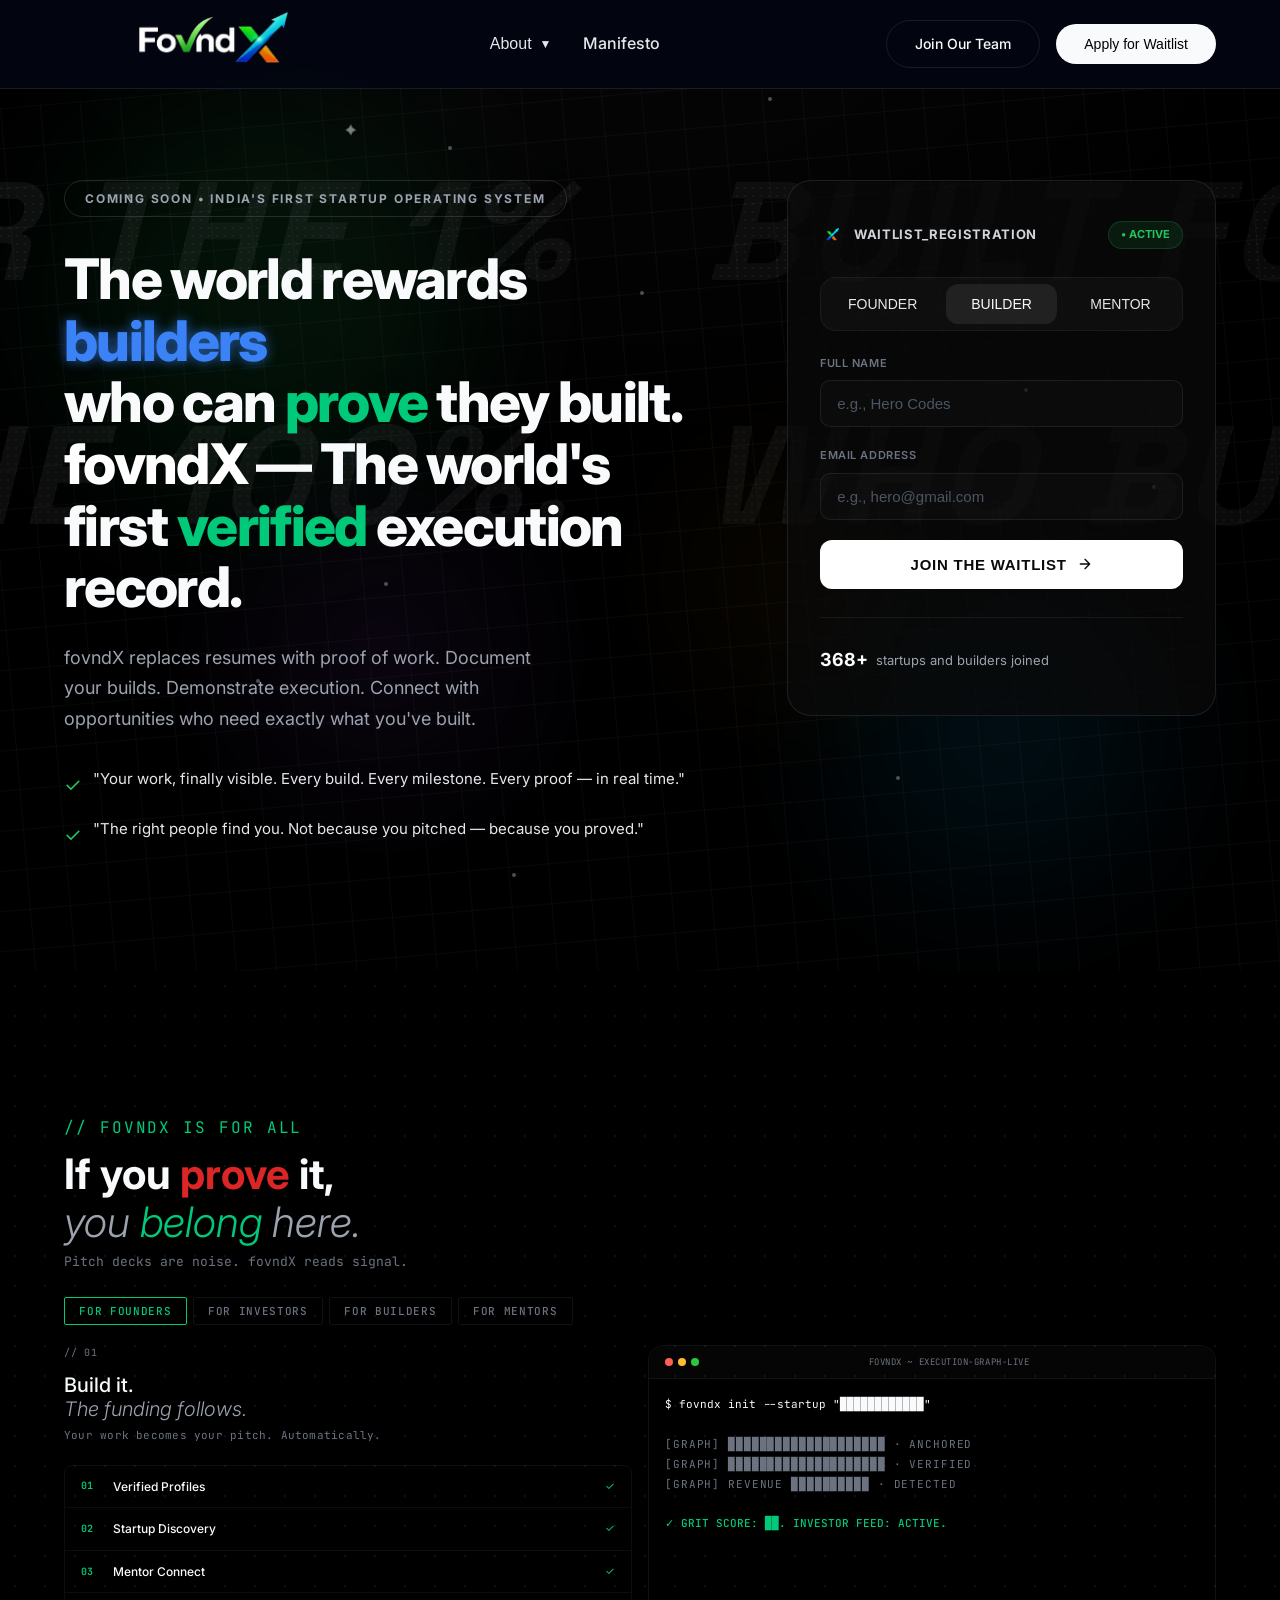
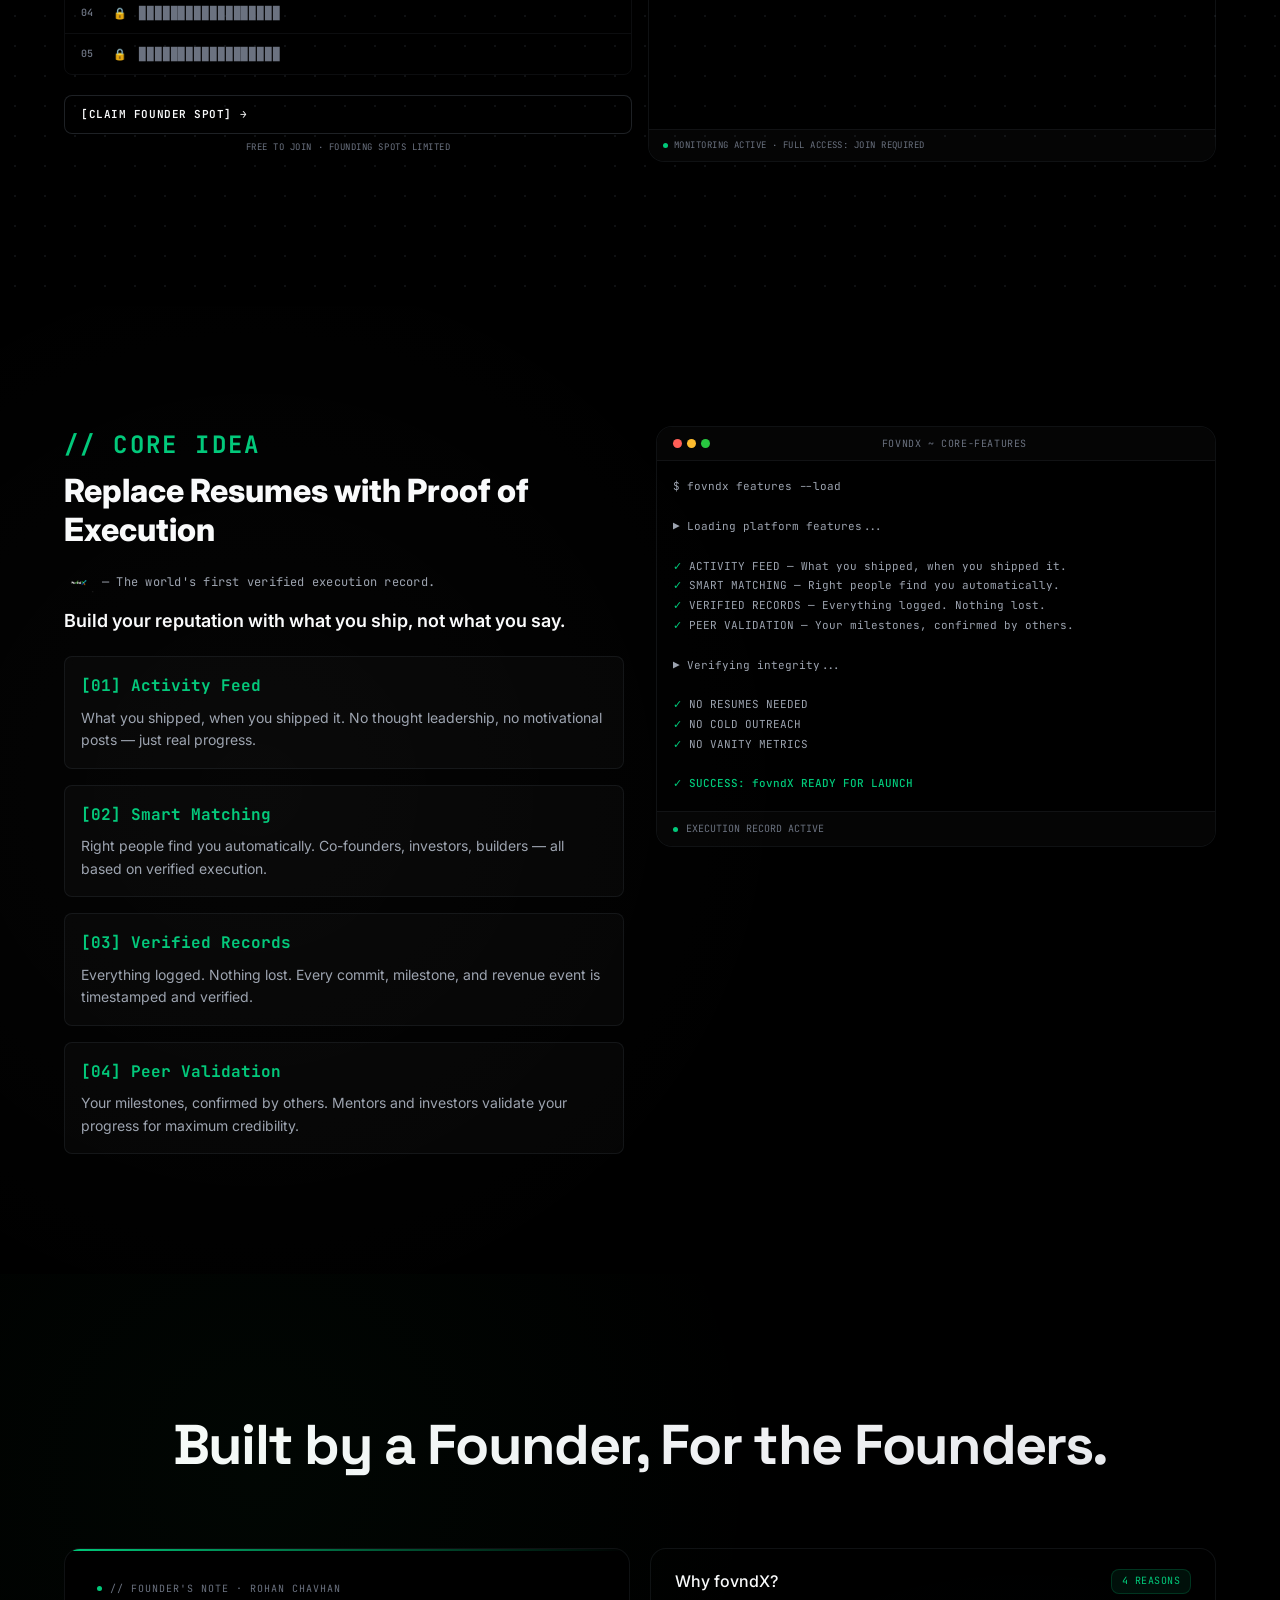
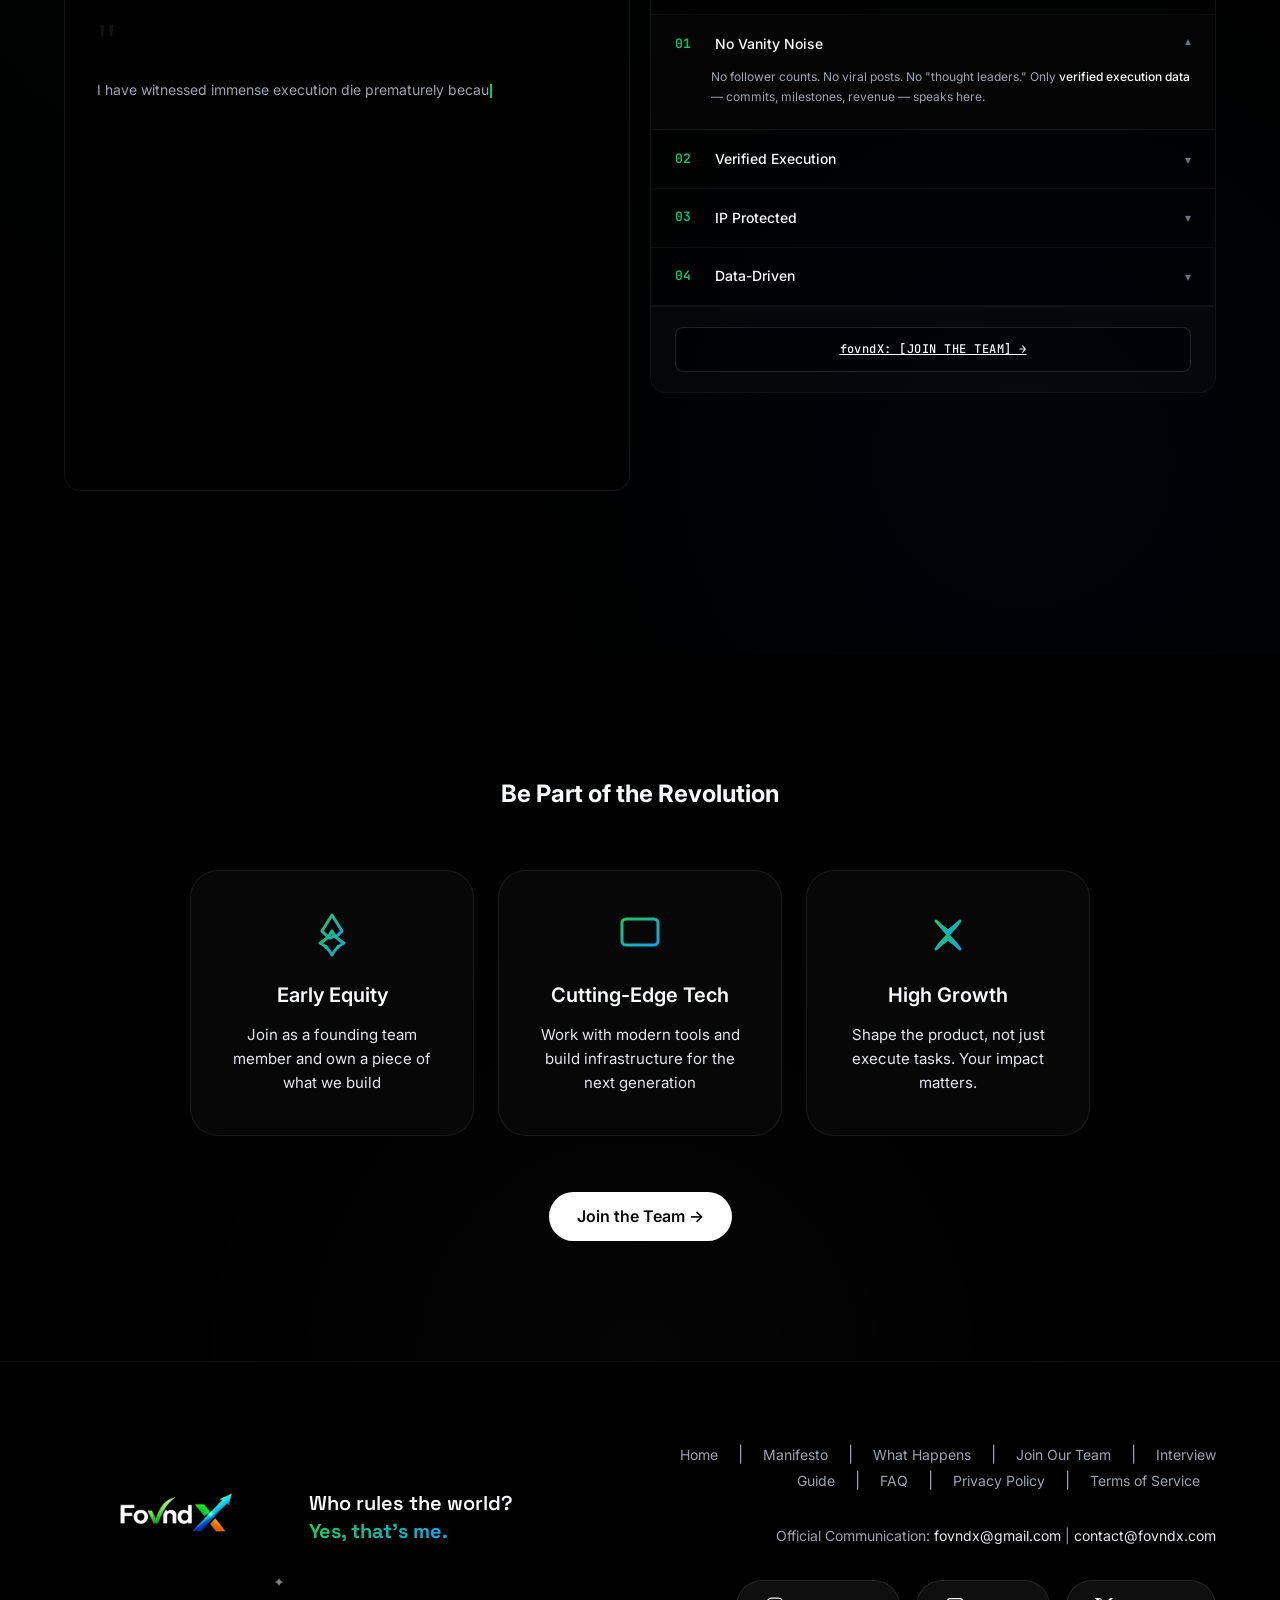
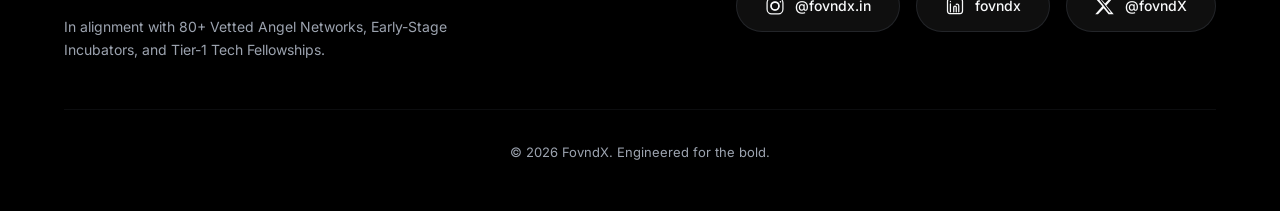
<file: index.html>
<!DOCTYPE html>
<html lang="en">
<head>
    <meta charset="UTF-8">
    <meta name="viewport" content="width=device-width, initial-scale=1.0">
    <title>FovndX | India's First Automated Startup Operating System</title>
    <link rel="icon" type="image/x-icon" href="/favicon.ico">
    <link rel="shortcut icon" href="/favicon.ico" type="image/x-icon">
    <link rel="icon" type="image/png" sizes="16x16" href="/favicon-16x16.png">
    <link rel="icon" type="image/png" sizes="32x32" href="/favicon-32x32.png">
    <link rel="icon" type="image/png" sizes="96x96" href="/favicon-96x96.png">
    <link rel="apple-touch-icon" sizes="57x57" href="/apple-icon-57x57.png">
    <link rel="apple-touch-icon" sizes="60x60" href="/apple-icon-60x60.png">
    <link rel="apple-touch-icon" sizes="72x72" href="/apple-icon-72x72.png">
    <link rel="apple-touch-icon" sizes="76x76" href="/apple-icon-76x76.png">
    <link rel="apple-touch-icon" sizes="114x114" href="/apple-icon-114x114.png">
    <link rel="apple-touch-icon" sizes="120x120" href="/apple-icon-120x120.png">
    <link rel="apple-touch-icon" sizes="144x144" href="/apple-icon-144x144.png">
    <link rel="apple-touch-icon" sizes="152x152" href="/apple-icon-152x152.png">
    <link rel="apple-touch-icon" sizes="180x180" href="/apple-icon-180x180.png">
    <link rel="manifest" href="/manifest.json">
    <meta name="msapplication-TileColor" content="#000000">
    <meta name="msapplication-TileImage" content="/ms-icon-144x144.png">
    <meta name="theme-color" content="#000000">
    <link rel="stylesheet" href="/styles.css">
    <link rel="preconnect" href="https://fonts.googleapis.com">
    <link rel="preconnect" href="https://fonts.gstatic.com" crossorigin>
    <link href="https://fonts.googleapis.com/css2?family=Inter:wght@300;400;500;600;700;800;900&family=Space+Grotesk:wght@400;500;600;700&family=JetBrains+Mono:wght@400;500;600;700;800&display=swap" rel="stylesheet">
</head>
<body>
    <svg style="position: absolute; width: 0; height: 0;">
        <defs>
            <linearGradient id="logoGradient" x1="0%" y1="0%" x2="100%" y2="100%">
                <stop offset="0%" stop-color="#22c55e"/>
                <stop offset="100%" stop-color="#0ea5e9"/>
            </linearGradient>
        </defs>
    </svg>
    <!-- Navbar -->
    <nav class="navbar">
        <div class="container">
            <div class="navbar-content">
                <div class="logo">
                    <img src="fovndx-logo.png" alt="FovndX Logo" class="logo-img">
                </div>
                <div class="nav-links">
                    <div class="nav-dropdown">
                        <button class="nav-dropdown-btn">About <span class="dropdown-arrow">▼</span></button>
                        <div class="nav-dropdown-menu">
                            <a href="what-happens.html" class="nav-dropdown-item">What Happens at fovndX?</a>
                            <a href="apply.html" class="nav-dropdown-item">Join Our Team</a>
                            <a href="interview-guide.html" class="nav-dropdown-item">Interview Guide</a>
                            <a href="faq.html" class="nav-dropdown-item">FAQ</a>
                        </div>
                    </div>
                    <a href="#manifesto" class="nav-link">Manifesto</a>
                </div>
                <div class="nav-buttons">
                    <a href="https://docs.google.com/forms/d/e/1FAIpQLSdrwDmT7ADW0hNwKk0fHFYaaN4RCf4Vatu7eyeGnV5HH7CukA/viewform?usp=publish-editor" target="_blank" rel="noopener noreferrer" class="btn-secondary">Join Our Team</a>
                    <button class="btn-waitlist">Apply for Waitlist</button>
                </div>
            </div>
        </div>
    </nav>

    <!-- Hero Section -->
    <section id="hero" class="hero">
        <div class="hero-blobs">
            <div class="blob blob-1"></div>
            <div class="blob blob-2"></div>
            <div class="blob blob-3"></div>
            <div class="blob blob-4"></div>
        </div>
        <div class="particles">
            <div class="particle"></div>
            <div class="particle"></div>
            <div class="particle"></div>
            <div class="particle"></div>
            <div class="particle"></div>
            <div class="particle"></div>
            <div class="particle"></div>
            <div class="particle"></div>
            <div class="particle"></div>
            <div class="particle"></div>
        </div>

        <div class="tech-grid">
            <div class="grid-container"></div>
        </div>
        <div class="faded-bg-text">
            <div class="bg-line line-1">Built for the 1%&nbsp;&nbsp;&nbsp;Built for the 1%</div>
            <div class="bg-line line-2">Who Build the 100%.&nbsp;&nbsp;&nbsp;Who Build the 100%.</div>
        </div>
        <div class="container">
            <div class="hero-layout">
                <!-- Left Content -->
                <div class="hero-left">
                    <div class="hero-label">
                        <span class="hero-pill">COMING SOON • INDIA'S FIRST STARTUP OPERATING SYSTEM</span>
                    </div>
                    <h1 class="hero-main-heading">
                        The world rewards<br><span style="display: inline-block; width: 180px; vertical-align: baseline; text-align: left;"><span id="roleSwitcher" style="color: #3b82f6; font-weight: 800; display: inline; white-space: nowrap; transition: color 0.3s ease, text-shadow 0.3s ease; text-shadow: 0 0 10px rgba(59, 130, 246, 0.5);">builders</span></span><br>who can <span style="color: #00c97a;">prove</span> they built.
                        <br>
                        <span style="color: #ffffff;">fovndX</span> — The world's first <span style="color: #00c97a;">verified</span> execution record.
                    </h1>
                    <p class="hero-description">
                        fovndX replaces resumes with proof of work. Document your builds. Demonstrate execution.
                        Connect with opportunities who need exactly what you've built.
                    </p>
                    <div class="hero-features">
                        <div class="hero-feature">
                            <span class="checkmark">✓</span>
                            <span>"Your work, finally visible. Every build. Every milestone. Every proof — in real time."</span>
                        </div>
                        <div class="hero-feature">
                            <span class="checkmark">✓</span>
                            <span>"The right people find you. Not because you pitched — because you proved."</span>
                        </div>
                    </div>
                </div>
                
                <!-- Right Waitlist Box -->
                <div class="hero-right">
                    <div class="waitlist-card">
                        <div class="waitlist-header">
                            <div class="waitlist-title">
                                <img src="WhatsApp_Image_2026-06-04_at_2.33.19_PM-removebg-preview.png" alt="fovndX Logo" class="waitlist-logo">
                                <span>WAITLIST_REGISTRATION</span>
                            </div>
                            <span class="status-badge">• ACTIVE</span>
                        </div>
                        
                        <!-- Role Tabs -->
                        <div class="role-tabs">
                            <button class="role-tab" data-role="founder">FOUNDER</button>
                            <button class="role-tab active" data-role="builder">BUILDER</button>
                            <button class="role-tab" data-role="mentor">MENTOR</button>
                        </div>
                        
                        <!-- Form Fields -->
                        <form class="waitlist-form">
                            <div class="form-group">
                                <label class="form-label">FULL NAME</label>
                                <input type="text" class="form-input" placeholder="e.g., Hero Codes">
                            </div>
                            <div class="form-group">
                                <label class="form-label">EMAIL ADDRESS</label>
                                <input type="email" class="form-input" placeholder="e.g., hero@gmail.com">
                            </div>
                            <button type="submit" class="submit-btn">
                                JOIN THE WAITLIST
                                <svg width="16" height="16" viewBox="0 0 24 24" fill="none" xmlns="http://www.w3.org/2000/svg">
                                    <path d="M5 12H19M19 12L12 5M19 12L12 19" stroke="currentColor" stroke-width="2" stroke-linecap="round" stroke-linejoin="round">
                                </svg>
                            </button>
                        </form>
                        
                        <div class="waitlist-footer">
                            <span class="waitlist-count"><span id="waitlistCounter">368</span>+</span>
                            <span class="waitlist-text">startups and builders joined</span>
                        </div>
                    </div>
                </div>
            </div>
        </div>
    </section>

    <!-- For All Section -->
    <section id="for-all" class="for-all-section scroll-animate">
        <div class="container">
            <style>
                :root {
                    --font-sans: -apple-system, BlinkMacSystemFont, 'SF Pro Display', 'Inter', 'Helvetica Neue', sans-serif;
                    --font-mono: 'JetBrains Mono', 'SF Mono', monospace;
                    --font-serif: 'Georgia', serif;
                    --color-background-primary: #000000;
                    --color-background-secondary: #050505;
                    --color-border-primary: rgba(148, 163, 184, 0.2);
                    --color-border-secondary: rgba(148, 163, 184, 0.1);
                    --color-border-tertiary: rgba(148, 163, 184, 0.08);
                    --color-text-primary: #f9fafb;
                    --color-text-secondary: #9ca3af;
                    --color-text-tertiary: #6b7280;
                    --color-text-success: #00c97a;
                    --border-radius-md: 8px;
                    --border-radius-lg: 16px;
                }
                *{box-sizing:border-box;margin:0;padding:0}
                .for-all-section {
                    background: #000000 !important;
                }
                .wrap{padding:1.5rem 0;font-family:var(--font-sans)}
                
                /* HEADER */
                .sec-eye{font-family:var(--font-mono);font-size:16px;letter-spacing:.12em;text-transform:uppercase;color:var(--color-text-success);margin-bottom:.6rem}
                .sec-h{font-size:42px;font-weight:700;color:var(--color-text-primary);line-height:1.15;margin-bottom:.35rem}
                .sec-h em{font-style:italic;color:var(--color-text-secondary);font-weight:300}
                .sec-h .prove-it{color:#dc2626}
                .sec-h .belong{color:#00c97a}
                .sec-sub{font-size:13px;color:var(--color-text-tertiary);margin-bottom:1.5rem;font-family:var(--font-mono)}
                
                /* TABS */
                .tabs{display:flex;gap:6px;margin-bottom:1.25rem;flex-wrap:wrap}
                .tab{font-family:var(--font-mono);font-size:11px;font-weight:500;letter-spacing:.06em;padding:.4rem .9rem;border:.5px solid var(--color-border-secondary);border-radius:2px;background:transparent;color:var(--color-text-tertiary);cursor:pointer;transition:all .15s}
                .tab:hover{color:var(--color-text-primary);border-color:var(--color-border-primary)}
                .tab.on{background:var(--color-background-primary);border-color:var(--color-text-success);color:var(--color-text-success)}
                
                /* MAIN GRID */
                .main-grid{display:grid;grid-template-columns:1fr 1fr;gap:1rem;align-items:start}
                
                /* LEFT */
                .left{}
                .role-eye{font-family:var(--font-mono);font-size:10px;color:var(--color-text-tertiary);letter-spacing:.08em;margin-bottom:.75rem}
                .role-title{font-size:20px;font-weight:500;color:var(--color-text-primary);line-height:1.2;margin-bottom:.35rem}
                .role-title em{font-style:italic;font-weight:300;color:var(--color-text-secondary)}
                .role-desc{font-family:var(--font-mono);font-size:11px;color:var(--color-text-tertiary);margin-bottom:1.25rem;letter-spacing:.02em}
                
                /* FEATURE LIST */
                .feat-list{display:flex;flex-direction:column;gap:0;margin-bottom:1.25rem;border:.5px solid var(--color-border-tertiary);border-radius:var(--border-radius-md);overflow:hidden}
                
                .feat-row{display:flex;align-items:center;gap:.75rem;padding:.7rem 1rem;border-bottom:.5px solid var(--color-border-tertiary);transition:background .15s;position:relative}
                .feat-row:last-child{border-bottom:none}
                .feat-row.visible:hover{background:var(--color-background-secondary)}
                .feat-row.locked{cursor:pointer}
                .feat-row.locked:hover{background:var(--color-background-secondary)}
                
                .feat-num{font-family:var(--font-mono);font-size:10px;color:var(--color-text-success);font-weight:600;width:20px;flex-shrink:0}
                .feat-num.lk{color:var(--color-text-tertiary)}
                
                .feat-name{font-size:12px;font-weight:500;color:var(--color-text-primary);flex:1}
                .feat-check{font-size:11px;color:var(--color-text-success)}
                
                /* LOCKED ROW */
                .lock-icon{font-size:11px;color:var(--color-text-tertiary);flex-shrink:0}
                .redacted{font-family:var(--font-mono);font-size:11px;color:var(--color-text-tertiary);flex:1;letter-spacing:.08em;user-select:none;transition:all .2s}
                .feat-row.locked:hover .redacted{color:var(--color-text-secondary);letter-spacing:.02em}
                
                /* TOOLTIP */
                .lock-tooltip{position:absolute;right:1rem;top:50%;transform:translateY(-50%);font-family:var(--font-mono);font-size:10px;color:var(--color-text-success);background:var(--color-background-secondary);border:.5px solid var(--color-border-secondary);padding:.2rem .6rem;border-radius:2px;opacity:0;transition:opacity .2s;pointer-events:none;white-space:nowrap}
                .feat-row.locked:hover .lock-tooltip{opacity:1}
                
                /* CTA */
                .role-cta{width:100%;font-family:var(--font-mono);font-size:11px;font-weight:600;letter-spacing:.05em;padding:.7rem 1rem;border:.5px solid var(--color-border-primary);border-radius:var(--border-radius-md);background:var(--color-background-primary);color:var(--color-text-primary);cursor:pointer;transition:all .2s;display:flex;align-items:center;justify-content:space-between;margin-bottom:.4rem}
                .role-cta:hover{border-color:var(--color-text-success);color:var(--color-text-success)}
                .cta-note{font-family:var(--font-mono);font-size:9px;color:var(--color-text-tertiary);letter-spacing:.06em;text-align:center}
                
                /* TERMINAL */
                .terminal{background:var(--color-background-primary);border:.5px solid var(--color-border-secondary);border-radius:var(--border-radius-lg);overflow:hidden}
                .t-bar{display:flex;align-items:center;justify-content:space-between;padding:.5rem .85rem;border-bottom:.5px solid var(--color-border-tertiary);background:var(--color-background-secondary)}
                .t-dots{display:flex;gap:4px}
                .td{width:8px;height:8px;border-radius:50%}
                .dr{background:#ff5f57}.dy{background:#febc2e}.dg{background:#28c840}
                .t-name{font-family:var(--font-mono);font-size:9px;color:var(--color-text-tertiary);letter-spacing:.06em}
                .t-body{padding:1rem;font-family:var(--font-mono);font-size:11px;line-height:1.9;min-height:200px}
                .tl{display:block;opacity:0;transform:translateY(3px);transition:opacity .25s ease,transform .25s ease;color:var(--color-text-secondary)}
                .tl.s{opacity:1;transform:none}
                .tl.cmd{color:var(--color-text-primary)}
                .tl.grn{color:var(--color-text-success);font-weight:500}
                .tl.dim{color:var(--color-text-tertiary)}
                .tl.val{color:var(--color-text-primary)}
                .tl.red{color:var(--color-text-tertiary);letter-spacing:.08em}
                .t-foot{padding:.5rem .85rem;border-top:.5px solid var(--color-border-tertiary);background:var(--color-background-secondary);font-family:var(--font-mono);font-size:9px;color:var(--color-text-tertiary);display:flex;align-items:center;gap:.4rem;letter-spacing:.05em}
                .t-dot-live{width:5px;height:5px;border-radius:50%;background:var(--color-text-success);animation:bl 1.5s infinite;flex-shrink:0}
                @keyframes bl{0%,100%{opacity:1}50%{opacity:.2}}
                
                @media(max-width:580px){.main-grid{grid-template-columns:1fr}}
            </style>
            
            <div class="wrap">
                <div class="sec-eye">// fovndX is for all</div>
                <div class="sec-h">If you <span class="prove-it">prove</span> it,<br><em>you <span class="belong">belong</span> here.</em></div>
                <div class="sec-sub">Pitch decks are noise. fovndX reads signal.</div>
            
                <div class="tabs">
                    <button class="tab on" onclick="sw('founder',this)">FOR FOUNDERS</button>
                    <button class="tab" onclick="sw('investor',this)">FOR INVESTORS</button>
                    <button class="tab" onclick="sw('builder',this)">FOR BUILDERS</button>
                    <button class="tab" onclick="sw('mentor',this)">FOR MENTORS</button>
                </div>
            
                <div class="main-grid">
                    <div class="left" id="leftCol"></div>
                    <div class="terminal">
                        <div class="t-bar">
                            <div class="t-dots"><div class="td dr"></div><div class="td dy"></div><div class="td dg"></div></div>
                            <div class="t-name" id="tName">FOVNDX ~ EXECUTION-GRAPH-LIVE</div>
                            <div></div>
                        </div>
                        <div class="t-body" id="tBody"></div>
                        <div class="t-foot"><div class="t-dot-live"></div><span id="tFoot">MONITORING ACTIVE · ACCESS PARTIAL</span></div>
                    </div>
                </div>
            </div>
            
            <script>
                const data = {
                    founder: {
                        eye: '// 01',
                        title: 'Build it.<br><em>The funding follows.</em>',
                        desc: 'Your work becomes your pitch. Automatically.',
                        features: [
                            { n:'01', name:'Verified Profiles', locked:false, check:'✓' },
                            { n:'02', name:'Startup Discovery', locked:false, check:'✓' },
                            { n:'03', name:'Mentor Connect',    locked:false, check:'✓' },
                            { n:'04', locked:true,  hint:'"Replaces your pitch deck."' },
                            { n:'05', locked:true,  hint:'"Your execution, scored."'  },
                        ],
                        cta: '[CLAIM FOUNDER SPOT] →',
                        note: 'FREE TO JOIN · FOUNDING SPOTS LIMITED',
                        tName: 'FOVNDX ~ EXECUTION-GRAPH-LIVE',
                        tFoot: 'MONITORING ACTIVE · FULL ACCESS: JOIN REQUIRED',
                        lines: [
                            { c:'cmd', t:'$ fovndx init --startup "████████████"' },
                            { c:'dim', t:'' },
                            { c:'red', t:'[GRAPH] ████████████████████  · ANCHORED' },
                            { c:'red', t:'[GRAPH] ████████████████████  · VERIFIED' },
                            { c:'red', t:'[GRAPH] REVENUE ██████████    · DETECTED' },
                            { c:'dim', t:'' },
                            { c:'grn', t:'✓ GRIT SCORE: ██.  INVESTOR FEED: ACTIVE.' },
                        ]
                    },
                    investor: {
                        eye: '// 02',
                        title: 'See what<br><em>others can\'t.</em>',
                        desc: 'Signal, not noise.',
                        features: [
                            { n:'01', name:'Startup Discovery',       locked:false, check:'✓' },
                            { n:'02', name:'Verified Founder Profiles',locked:false, check:'✓' },
                            { n:'03', name:'Mentor Network Access',   locked:false, check:'✓' },
                            { n:'04', locked:true, hint:'"Filter by execution score."' },
                            { n:'05', locked:true, hint:'"Due diligence in minutes."'  },
                        ],
                        cta: '[ACCESS DEAL FLOW] →',
                        note: 'VERIFIED INVESTORS ONLY · KYC REQUIRED',
                        tName: 'FOVNDX ~ DEAL-FILTER-ENGINE',
                        tFoot: 'DEAL FLOW LIVE · DETAILS: NDA REQUIRED',
                        lines: [
                            { c:'cmd', t:'$ fovndx filter --grit-min 80' },
                            { c:'dim', t:'' },
                            { c:'red', t:'[MATCH] ████████████  · Grit ██' },
                            { c:'red', t:'[MATCH] ████████████  · Grit ██' },
                            { c:'red', t:'[MATCH] ████████████  · Grit ██' },
                            { c:'dim', t:'' },
                            { c:'grn', t:'✓ 3 VERIFIED.  DETAILS: NDA REQUIRED.' },
                        ]
                    },
                    builder: {
                        eye: '// 03',
                        title: 'Your commits<br><em>speak louder.</em>',
                        desc: 'No resume needed.',
                        features: [
                            { n:'01', name:'Gig Marketplace',  locked:false, check:'✓' },
                            { n:'02', name:'Verified Profile', locked:false, check:'✓' },
                            { n:'03', name:'Community Feed',   locked:false, check:'✓' },
                            { n:'04', locked:true, hint:'"Proof parsed from GitHub."'    },
                            { n:'05', locked:true, hint:'"One URL. Forever portable."'   },
                        ],
                        cta: '[CLAIM BUILDER SPOT] →',
                        note: 'FREE TO JOIN · GRIT SCORE STARTS ON SIGNUP',
                        tName: 'FOVNDX ~ PROOF-OF-WORK-PARSER',
                        tFoot: 'PARSING ACTIVE · FULL PROFILE: JOIN REQUIRED',
                        lines: [
                            { c:'cmd', t:'$ fovndx parse --github @████████' },
                            { c:'dim', t:'' },
                            { c:'red', t:'STREAK      →  ██ days continuous' },
                            { c:'red', t:'REPOS       →  ██ verified'        },
                            { c:'red', t:'GRIT SCORE  →  ██ → ██ ↑'         },
                            { c:'dim', t:'' },
                            { c:'grn', t:'✓ PROOF PARSED.  ACCESS: JOIN TO UNLOCK.' },
                        ]
                    },
                    mentor: {
                        eye: '// 04',
                        title: 'Your legacy,<br><em>on record.</em>',
                        desc: 'Impact that compounds.',
                        features: [
                            { n:'01', name:'Mentor Connect',    locked:false, check:'✓' },
                            { n:'02', name:'Founder Discovery', locked:false, check:'✓' },
                            { n:'03', name:'Community Access',  locked:false, check:'✓' },
                            { n:'04', locked:true, hint:'"Your impact, quantified."'    },
                            { n:'05', locked:true, hint:'"Equity. Automatically."'      },
                        ],
                        cta: '[CLAIM MENTOR SPOT] →',
                        note: 'VERIFIED MENTORS ONLY · APPLICATION REQUIRED',
                        tName: 'FOVNDX ~ AUTHORITY-SCORE-ENGINE',
                        tFoot: 'LEGACY TRACKING · FULL DATA: JOIN REQUIRED',
                        lines: [
                            { c:'cmd', t:'$ fovndx mentor --scan @████████' },
                            { c:'dim', t:'' },
                            { c:'red', t:'STARTUPS HELPED   →  ██ verified'  },
                            { c:'red', t:'EQUITY HELD       →  ██ companies' },
                            { c:'red', t:'AUTHORITY SCORE   →  ██ / 100'     },
                            { c:'dim', t:'' },
                            { c:'grn', t:'✓ LEGACY QUANTIFIED.  JOIN TO UNLOCK.' },
                        ]
                    }
                };
                
                function buildLeft(r) {
                    const d = data[r];
                    const feats = d.features.map((f,i) => {
                        if (!f.locked) return `
                            <div class="feat-row visible">
                                <span class="feat-num">${f.n}</span>
                                <span class="feat-name">${f.name}</span>
                                <span class="feat-check">${f.check}</span>
                            </div>`;
                        return `
                            <div class="feat-row locked">
                                <span class="feat-num lk">${f.n}</span>
                                <span class="lock-icon">🔒</span>
                                <span class="redacted">██████████████████</span>
                                <span class="lock-tooltip">${f.hint}</span>
                            </div>`;
                    }).join('');
                
                    return `
                        <div class="role-eye">${d.eye}</div>
                        <div class="role-title" style="font-size:20px;font-weight:500;color:var(--color-text-primary);line-height:1.2;margin-bottom:.35rem">${d.title}</div>
                        <div class="role-desc">${d.desc}</div>
                        <div class="feat-list">${feats}</div>
                        <button class="role-cta"><span>${d.cta}</span></button>
                        <div class="cta-note">${d.note}</div>
                    `;
                }
                
                function buildTerminal(r) {
                    const d = data[r];
                    document.getElementById('tName').textContent = d.tName;
                    document.getElementById('tFoot').textContent = d.tFoot;
                    const body = document.getElementById('tBody');
                    body.innerHTML = d.lines.map((l,i) => 
                        `<span class="tl ${l.c}" id="tl${i}">${l.t || '&nbsp;'}</span>`
                    ).join('');
                    d.lines.forEach((_,i) => {
                        setTimeout(() => {
                            const el = document.getElementById('tl'+i);
                            if (el) el.classList.add('s');
                        }, i * 110);
                    });
                }
                
                function sw(r, btn) {
                    document.querySelectorAll('.tab').forEach(b => b.classList.remove('on'));
                    btn.classList.add('on');
                    document.getElementById('leftCol').innerHTML = buildLeft(r);
                    buildTerminal(r);
                }
                
                document.getElementById('leftCol').innerHTML = buildLeft('founder');
                buildTerminal('founder');
            </script>
        </div>
    </section>

    <!-- Core Idea & Exclusive Features -->
    <section id="manifesto" class="infrastructure-shift scroll-animate">
        <div class="container">
            <style>
                :root {
                    --font-sans: -apple-system, BlinkMacSystemFont, 'SF Pro Display', 'Inter', 'Helvetica Neue', sans-serif;
                    --font-mono: 'JetBrains Mono', 'SF Mono', monospace;
                    --color-background-primary: #000000;
                    --color-background-secondary: #050505;
                    --color-border-primary: rgba(148, 163, 184, 0.2);
                    --color-border-secondary: rgba(148, 163, 184, 0.1);
                    --color-text-primary: #f9fafb;
                    --color-text-secondary: #9ca3af;
                    --color-text-tertiary: #6b7280;
                    --color-text-success: #00c97a;
                    --border-radius-md: 8px;
                    --border-radius-lg: 16px;
                }
                .infrastructure-shift {
                    background: #000000 !important;
                }
                .terminal-wrap {
                    display: grid;
                    grid-template-columns: 1fr 1fr;
                    gap: 2rem;
                    align-items: start;
                }
                .terminal-box {
                    background: var(--color-background-primary);
                    border: .5px solid var(--color-border-secondary);
                    border-radius: var(--border-radius-lg);
                    overflow: hidden;
                }
                .t-bar {
                    display: flex;
                    align-items: center;
                    justify-content: space-between;
                    padding: .55rem 1rem;
                    border-bottom: .5px solid var(--color-border-tertiary);
                    background: var(--color-background-secondary);
                }
                .t-dots {
                    display: flex;
                    gap: 5px;
                }
                .t-dot {
                    width: 9px;
                    height: 9px;
                    border-radius: 50%;
                }
                .d-r { background: #ff5f57; }
                .d-y { background: #febc2e; }
                .d-g { background: #28c840; }
                .t-title {
                    font-family: var(--font-mono);
                    font-size: 10px;
                    color: var(--color-text-tertiary);
                    letter-spacing: .06em;
                }
                .t-body {
                    padding: 1rem;
                    font-family: var(--font-mono);
                    font-size: 11px;
                    line-height: 1.8;
                    min-height: 350px;
                    position: relative;
                }
                .t-line {
                    color: var(--color-text-secondary);
                    display: block;
                    opacity: 0;
                    transform: translateY(4px);
                    transition: opacity .25s ease, transform .25s ease;
                }
                .t-line.show {
                    opacity: 1;
                    transform: none;
                }
                .t-cmd {
                    color: var(--color-text-primary);
                }
                .t-green {
                    color: var(--color-text-success);
                    font-weight: 500;
                }
                .t-muted {
                    color: var(--color-text-tertiary);
                }
                .t-label {
                    color: var(--color-text-secondary);
                }
                .t-val {
                    color: var(--color-text-primary);
                }
                .t-check {
                    color: var(--color-text-success);
                }
                .t-footer {
                    padding: .55rem 1rem;
                    border-top: .5px solid var(--color-border-tertiary);
                    background: var(--color-background-secondary);
                    font-family: var(--font-mono);
                    font-size: 10px;
                    color: var(--color-text-tertiary);
                    display: flex;
                    align-items: center;
                    gap: .5rem;
                }
                .status-dot {
                    width: 5px;
                    height: 5px;
                    border-radius: 50%;
                    background: var(--color-text-success);
                    animation: blink 1.5s infinite;
                }
                @keyframes blink {
                    0%, 100% { opacity: 1; }
                    50% { opacity: .3; }
                }
                .manifesto-text {
                    font-family: var(--font-sans);
                }
                .manifesto-label {
                    font-size: 24px;
                    font-weight: 700;
                    color: var(--color-text-success);
                    letter-spacing: .1em;
                    text-transform: uppercase;
                    margin-bottom: .5rem;
                    font-family: var(--font-mono);
                }
                .manifesto-heading {
                    font-size: 32px;
                    font-weight: 800;
                    color: var(--color-text-primary);
                    margin-bottom: 1.5rem;
                    line-height: 1.2;
                }
                .manifesto-subheading {
                    font-size: 12px;
                    color: var(--color-text-secondary);
                    margin-bottom: 1rem;
                    font-family: var(--font-mono);
                    letter-spacing: 0.02em;
                    display: flex;
                    align-items: center;
                    gap: 8px;
                }
                .subheading-logo {
                    height: 20px;
                    width: auto;
                    display: inline-block;
                }
                .manifesto-tagline {
                    font-size: 18px;
                    font-weight: 600;
                    color: var(--color-text-primary);
                    margin-bottom: 1.5rem;
                    line-height: 1.3;
                }
                .manifesto-body {
                    color: var(--color-text-secondary);
                    font-size: 15px;
                    line-height: 1.8;
                    margin-bottom: 1.5rem;
                }
                .manifesto-body p {
                    margin-bottom: 1rem;
                }
                .manifesto-body strong {
                    color: var(--color-text-primary);
                }
                .feature-list {
                    display: flex;
                    flex-direction: column;
                    gap: 1rem;
                }
                .feature-item {
                    padding: 1rem;
                    border: 1px solid var(--color-border-secondary);
                    border-radius: var(--border-radius-md);
                    background: var(--color-background-secondary);
                }
                .feature-title {
                    font-size: 16px;
                    font-weight: 700;
                    color: var(--color-text-success);
                    margin-bottom: 0.5rem;
                    font-family: var(--font-mono);
                }
                .feature-desc {
                    font-size: 14px;
                    color: var(--color-text-secondary);
                }
                @media (max-width: 900px) {
                    .terminal-wrap {
                        grid-template-columns: 1fr;
                    }
                    .manifesto-heading {
                        font-size: 24px;
                    }
                }
            </style>
            
            <div class="terminal-wrap">
                <div class="manifesto-text">
                    <div class="manifesto-label">// CORE IDEA</div>
                    <div class="manifesto-heading">Replace Resumes with Proof of Execution</div>
                    <div class="manifesto-subheading"><img src="fovndx-logo.png" alt="fovndX Logo" class="subheading-logo"> — The world's first verified execution record.</div>
                    <div class="manifesto-tagline">Build your reputation with what you ship, not what you say.</div>
                    <div class="feature-list">
                        <div class="feature-item">
                            <div class="feature-title">[01] Activity Feed</div>
                            <div class="feature-desc">What you shipped, when you shipped it. No thought leadership, no motivational posts — just real progress.</div>
                        </div>
                        <div class="feature-item">
                            <div class="feature-title">[02] Smart Matching</div>
                            <div class="feature-desc">Right people find you automatically. Co-founders, investors, builders — all based on verified execution.</div>
                        </div>
                        <div class="feature-item">
                            <div class="feature-title">[03] Verified Records</div>
                            <div class="feature-desc">Everything logged. Nothing lost. Every commit, milestone, and revenue event is timestamped and verified.</div>
                        </div>
                        <div class="feature-item">
                            <div class="feature-title">[04] Peer Validation</div>
                            <div class="feature-desc">Your milestones, confirmed by others. Mentors and investors validate your progress for maximum credibility.</div>
                        </div>
                    </div>
                </div>
                
                <div class="terminal-box">
                    <div class="t-bar">
                        <div class="t-dots"><div class="t-dot d-r"></div><div class="t-dot d-y"></div><div class="t-dot d-g"></div></div>
                        <div class="t-title">FOVNDX ~ CORE-FEATURES</div>
                        <div></div>
                    </div>
                    <div class="t-body" id="infraTerminal">
                        <span class="t-line" id="infra-l-0">$ fovndx features --load</span>
                        <span class="t-line" id="infra-l-1">&nbsp;</span>
                        <span class="t-line" id="infra-l-2">▶ Loading platform features...</span>
                        <span class="t-line" id="infra-l-3">&nbsp;</span>
                        <span class="t-line" id="infra-l-4"><span class="t-green">✓</span> ACTIVITY FEED       — What you shipped, when you shipped it.</span>
                        <span class="t-line" id="infra-l-5"><span class="t-green">✓</span> SMART MATCHING      — Right people find you automatically.</span>
                        <span class="t-line" id="infra-l-6"><span class="t-green">✓</span> VERIFIED RECORDS    — Everything logged. Nothing lost.</span>
                        <span class="t-line" id="infra-l-7"><span class="t-green">✓</span> PEER VALIDATION     — Your milestones, confirmed by others.</span>
                        <span class="t-line" id="infra-l-8">&nbsp;</span>
                        <span class="t-line" id="infra-l-9">▶ Verifying integrity...</span>
                        <span class="t-line" id="infra-l-10">&nbsp;</span>
                        <span class="t-line" id="infra-l-11"><span class="t-green">✓</span> NO RESUMES NEEDED</span>
                        <span class="t-line" id="infra-l-12"><span class="t-green">✓</span> NO COLD OUTREACH</span>
                        <span class="t-line" id="infra-l-13"><span class="t-green">✓</span> NO VANITY METRICS</span>
                        <span class="t-line" id="infra-l-14">&nbsp;</span>
                        <span class="t-line" id="infra-l-15"><span class="t-green">✓ SUCCESS: fovndX READY FOR LAUNCH</span></span>
                    </div>
                    <div class="t-footer"><div class="status-dot"></div><span id="infraStatus">EXECUTION RECORD ACTIVE</span></div>
                </div>
            </div>
            
            <script>
                function animateInfraTerminal() {
                    for (let i = 0; i <= 15; i++) {
                        setTimeout(() => {
                            const el = document.getElementById('infra-l-' + i);
                            if (el) el.classList.add('show');
                        }, i * 120);
                    }
                }
                animateInfraTerminal();
            </script>
        </div>
    </section>

    <!-- Founder's Note -->
    <section class="founders-note scroll-animate">
        <div class="container">
            <h1 class="section-main-heading">Built by a Founder, For the Founders.</h1>
            <style>
                :root {
                    --font-sans: -apple-system, BlinkMacSystemFont, 'SF Pro Display', 'Inter', 'Helvetica Neue', sans-serif;
                    --font-mono: 'JetBrains Mono', 'SF Mono', monospace;
                    --font-serif: 'Georgia', serif;
                    --color-background-primary: #000000;
                    --color-background-secondary: #050505;
                    --color-border-primary: rgba(148, 163, 184, 0.2);
                    --color-border-secondary: rgba(148, 163, 184, 0.1);
                    --color-border-tertiary: rgba(148, 163, 184, 0.08);
                    --color-text-primary: #f9fafb;
                    --color-text-secondary: #9ca3af;
                    --color-text-tertiary: #6b7280;
                    --color-text-success: #00c97a;
                    --border-radius-md: 8px;
                    --border-radius-lg: 16px;
                }
                *{box-sizing:border-box;margin:0;padding:0}
                .founders-note {
                    background: #000000 !important;
                }
                .section-main-heading {
                    font-family: 'Space Grotesk', -apple-system, BlinkMacSystemFont, sans-serif;
                    font-size: clamp(2rem, 5vw, 3.5rem);
                    font-weight: 800;
                    color: #ffffff;
                    text-align: center;
                    margin-bottom: 3rem;
                    letter-spacing: -0.03em;
                    line-height: 1.1;
                    background: linear-gradient(135deg, #ffffff 0%, #e5e7eb 100%);
                    -webkit-background-clip: text;
                    -webkit-text-fill-color: transparent;
                    background-clip: text;
                }
                .wrap{padding:1.5rem 0;font-family:var(--font-sans);background:#000000}
                .grid{display:grid;grid-template-columns:1fr 1fr;gap:1.25rem;align-items:start}

                /* LEFT — FOUNDER NOTE */
                .founder-card{background:var(--color-background-primary);border:.5px solid var(--color-border-secondary);border-radius:var(--border-radius-lg);padding:2rem;position:relative;overflow:hidden}
                .founder-card::before{content:'';position:absolute;top:0;left:0;right:0;height:2px;background:linear-gradient(90deg,#00c97a,transparent)}
                .fc-label{font-family:var(--font-mono);font-size:10px;letter-spacing:.1em;text-transform:uppercase;color:var(--color-text-tertiary);margin-bottom:1.25rem;display:flex;align-items:center;gap:.5rem}
                .fc-label-dot{width:5px;height:5px;border-radius:50%;background:#00c97a;animation:blink 1.5s infinite}
                @keyframes blink{0%,100%{opacity:1}50%{opacity:.2}}

                .quote-mark{font-size:3rem;color:var(--color-border-secondary);font-family:var(--font-serif);line-height:1;margin-bottom:.75rem;display:block}

                .typed-text{font-size:14px;color:var(--color-text-secondary);line-height:1.8;margin-bottom:1.25rem;min-height:80px}
                .cursor{display:inline-block;width:2px;height:14px;background:var(--color-text-success);margin-left:1px;animation:cur .8s infinite;vertical-align:middle}
                @keyframes cur{0%,100%{opacity:1}50%{opacity:0}}

                .highlight-line{font-size:14px;font-weight:500;color:var(--color-text-primary);line-height:1.6;padding:1rem 1.25rem;background:var(--color-background-secondary);border-radius:var(--border-radius-md);border-left:2px solid #00c97a;margin-bottom:1.25rem;opacity:0;transition:opacity .5s ease}
                .highlight-line.show{opacity:1}

                .para-2{font-size:13px;color:var(--color-text-secondary);line-height:1.7;margin-bottom:1.5rem;opacity:0;transition:opacity .5s ease .2s}
                .para-2.show{opacity:1}

                .para-3{font-size:13px;color:var(--color-text-secondary);line-height:1.7;margin-bottom:2rem;opacity:0;transition:opacity .5s ease .4s}
                .para-3.show{opacity:1}

                .sig{display:flex;align-items:center;gap:.85rem;padding-top:1.25rem;border-top:.5px solid var(--color-border-tertiary);opacity:0;transition:opacity .5s ease .6s}
                .sig.show{opacity:1}
                .av{width:42px;height:42px;border-radius:10px;background:#00c97a;display:flex;align-items:center;justify-content:center;font-family:var(--font-mono);font-size:.85rem;font-weight:600;color:#050f09;flex-shrink:0}
                .sig-name{font-size:14px;font-weight:500;color:var(--color-text-primary)}
                .sig-role{font-family:var(--font-mono);font-size:10px;color:var(--color-text-tertiary);letter-spacing:.04em;margin-top:2px}

                /* RIGHT — WHY FOVNDX */
                .why-card{background:var(--color-background-primary);border:.5px solid var(--color-border-secondary);border-radius:var(--border-radius-lg);overflow:hidden}
                .why-header{padding:1.25rem 1.5rem;border-bottom:.5px solid var(--color-border-tertiary);display:flex;align-items:center;justify-content:space-between}
                .why-title{font-size:16px;font-weight:500;color:var(--color-text-primary)}
                .why-tag{font-family:var(--font-mono);font-size:10px;color:#00c97a;background:rgba(0,201,122,.08);border:.5px solid rgba(0,201,122,.2);padding:.2rem .6rem;border-radius:var(--border-radius-md);letter-spacing:.05em}

                .reason-item{padding:1.1rem 1.5rem;border-bottom:.5px solid var(--color-border-tertiary);cursor:pointer;transition:background .15s;position:relative}
                .reason-item:last-of-type{border-bottom:none}
                .reason-item:hover{background:var(--color-background-secondary)}
                .reason-item.active{background:var(--color-background-secondary)}

                .ri-top{display:flex;align-items:center;gap:1rem}
                .ri-num{font-family:var(--font-mono);font-size:13px;font-weight:600;color:#00c97a;width:24px;flex-shrink:0}
                .ri-title{font-size:14px;font-weight:500;color:var(--color-text-primary);flex:1}
                .ri-arrow{font-size:12px;color:var(--color-text-tertiary);transition:transform .2s}
                .reason-item.active .ri-arrow{transform:rotate(180deg)}

                .ri-body{max-height:0;overflow:hidden;transition:max-height .35s cubic-bezier(0.4,0,0.2,1),opacity .3s ease}
                .ri-body.open{max-height:120px}
                .ri-inner{padding:.75rem 0 .25rem 2.25rem;font-size:12px;color:var(--color-text-secondary);line-height:1.7}
                .ri-inner strong{color:var(--color-text-primary);font-weight:500}

                .why-footer{padding:1.25rem 1.5rem;border-top:.5px solid var(--color-border-tertiary);background:var(--color-background-secondary)}
                .why-cta{width:100%;font-family:var(--font-mono);font-size:12px;font-weight:500;letter-spacing:.04em;padding:.75rem;border:.5px solid var(--color-border-primary);border-radius:var(--border-radius-md);background:var(--color-background-primary);color:var(--color-text-primary);cursor:pointer;transition:all .15s;display:flex;align-items:center;justify-content:center;gap:.5rem}
                .why-cta:hover{background:var(--color-background-primary);border-color:#00c97a;color:#00c97a}

                @media(max-width:600px){.grid{grid-template-columns:1fr}}
            </style>

            <div class="wrap">
                <div class="grid">

                    <!-- LEFT: FOUNDER NOTE -->
                    <div class="founder-card">
                        <div class="fc-label"><div class="fc-label-dot"></div>// FOUNDER'S NOTE · ROHAN CHAVHAN</div>
                        <span class="quote-mark">"</span>
                        <div class="typed-text" id="typedText"><span class="cursor" id="cur"></span></div>
                        <div class="highlight-line" id="hl">fovndX was born out of that exact structural failure.</div>
                        <div class="para-2" id="p2">We are not here to build another loose directory or a temporary network to aggregate crowds.</div>
                        <div class="para-3" id="p3">We are building the definitive operating terminal for the next generation of Indian founders — where execution is the only currency that matters.</div>
                        <div class="sig" id="sig">
                            <div class="av">RC</div>
                            <div>
                                <div class="sig-name">Rohan Chavhan</div>
                                <div class="sig-role">FOUNDER & CEO · FOVNDX</div>
                            </div>
                        </div>
                    </div>

                    <!-- RIGHT: WHY FOVNDX -->
                    <div class="why-card">
                        <div class="why-header">
                            <div class="why-title">Why fovndX?</div>
                            <div class="why-tag">4 REASONS</div>
                        </div>

                        <div class="reason-item active" onclick="toggleReason(this)">
                            <div class="ri-top">
                                <div class="ri-num">01</div>
                                <div class="ri-title">No Vanity Noise</div>
                                <span class="ri-arrow" aria-hidden="true">▾</span>
                            </div>
                            <div class="ri-body open">
                                <div class="ri-inner">No follower counts. No viral posts. No "thought leaders." Only <strong>verified execution data</strong> — commits, milestones, revenue — speaks here.</div>
                            </div>
                        </div>

                        <div class="reason-item" onclick="toggleReason(this)">
                            <div class="ri-top">
                                <div class="ri-num">02</div>
                                <div class="ri-title">Verified Execution</div>
                                <span class="ri-arrow" aria-hidden="true">▾</span>
                            </div>
                            <div class="ri-body">
                                <div class="ri-inner">Prove you built it. Without saying a word.</div>
                            </div>
                        </div>

                        <div class="reason-item" onclick="toggleReason(this)">
                            <div class="ri-top">
                                <div class="ri-num">03</div>
                                <div class="ri-title">IP Protected</div>
                                <span class="ri-arrow" aria-hidden="true">▾</span>
                            </div>
                            <div class="ri-body">
                                <div class="ri-inner">Your idea is anchored on-chain the moment you post it. The <strong>Idea Vault</strong> gates sensitive IP behind a one-click digital NDA with full audit logs.</div>
                            </div>
                        </div>

                        <div class="reason-item" onclick="toggleReason(this)">
                            <div class="ri-top">
                                <div class="ri-num">04</div>
                                <div class="ri-title">Data-Driven</div>
                                <span class="ri-arrow" aria-hidden="true">▾</span>
                            </div>
                            <div class="ri-body">
                                <div class="ri-inner">One score. Every investor sees it. You can't fake it.</div>
                            </div>
                        </div>

                        <div class="why-footer">
                            <a href="https://docs.google.com/forms/d/e/1FAIpQLSdrwDmT7ADW0hNwKk0fHFYaaN4RCf4Vatu7eyeGnV5HH7CukA/viewform?usp=publish-editor" target="_blank" rel="noopener noreferrer" class="why-cta">fovndX: [JOIN THE TEAM] →</a>
                        </div>
                    </div>

                </div>
            </div>

            <script>
                const fullText = "I have witnessed immense execution die prematurely because early-stage creators lacked the right security, structure, or signal.";
                let i = 0;
                const el = document.getElementById('typedText');
                const cur = document.getElementById('cur');

                function type() {
                    if (i < fullText.length) {
                        el.innerHTML = fullText.slice(0, ++i) + '<span class="cursor" id="cur"></span>';
                        setTimeout(type, i < 10 ? 60 : Math.random() * 30 + 18);
                    } else {
                        setTimeout(() => {
                            el.innerHTML = fullText;
                            document.getElementById('hl').classList.add('show');
                            setTimeout(() => {
                                document.getElementById('p2').classList.add('show');
                                setTimeout(() => {
                                    document.getElementById('p3').classList.add('show');
                                    setTimeout(() => document.getElementById('sig').classList.add('show'), 300);
                                }, 300);
                            }, 300);
                        }, 400);
                    }
                }

                setTimeout(type, 600);

                function toggleReason(item) {
                    const body = item.querySelector('.ri-body');
                    const isOpen = body.classList.contains('open');
                    document.querySelectorAll('.ri-body').forEach(b => b.classList.remove('open'));
                    document.querySelectorAll('.reason-item').forEach(r => r.classList.remove('active'));
                    if (!isOpen) { body.classList.add('open'); item.classList.add('active'); }
                }
            </script>
        </div>
    </section>

    <!-- Join Our Team -->
    <section id="careers" class="careers scroll-animate">
        <div class="container">
            <div class="careers-content">
                <h2 class="section-title scroll-animate">Be Part of the Revolution</h2>
                <div class="careers-benefits">
                    <div class="benefit-card scroll-animate scroll-animate-up">
                        <div class="benefit-icon">
                            <svg width="48" height="48" viewBox="0 0 24 24" fill="none" xmlns="http://www.w3.org/2000/svg">
                                <path d="M12 2C13.6667 4.66667 15.3333 7.33333 17 10L14 13C13.4 12.4 12.6 12.4 12 13C11.4 13.6 10.6 13.6 10 13L7 10C8.66667 7.33333 10.3333 4.66667 12 2Z" stroke="url(#logoGradient)" stroke-width="1.5" stroke-linecap="round" stroke-linejoin="round"/>
                                <path d="M12 22C10 18 6 16 6 16C6 16 10 14 12 10C14 14 18 16 18 16C18 16 14 18 12 22Z" stroke="url(#logoGradient)" stroke-width="1.5" stroke-linecap="round" stroke-linejoin="round"/>
                                <circle cx="9" cy="18" r="1" fill="url(#logoGradient)"/>
                                <circle cx="15" cy="18" r="1" fill="url(#logoGradient)"/>
                            </svg>
                        </div>
                        <h3>Early Equity</h3>
                        <p>Join as a founding team member and own a piece of what we build</p>
                    </div>
                    <div class="benefit-card scroll-animate scroll-animate-up">
                        <div class="benefit-icon">
                            <svg width="48" height="48" viewBox="0 0 24 24" fill="none" xmlns="http://www.w3.org/2000/svg">
                                <rect x="3" y="4" width="18" height="13" rx="2" stroke="url(#logoGradient)" stroke-width="1.5" stroke-linecap="round" stroke-linejoin="round"/>
                                <path d="M3 19H21" stroke="url(#logoGradient)" stroke-width="1.5" stroke-linecap="round" stroke-linejoin="round"/>
                                <path d="M9 23H15" stroke="url(#logoGradient)" stroke-width="1.5" stroke-linecap="round" stroke-linejoin="round"/>
                            </svg>
                        </div>
                        <h3>Cutting-Edge Tech</h3>
                        <p>Work with modern tools and build infrastructure for the next generation</p>
                    </div>
                    <div class="benefit-card scroll-animate scroll-animate-up">
                        <div class="benefit-icon">
                            <svg width="48" height="48" viewBox="0 0 24 24" fill="none" xmlns="http://www.w3.org/2000/svg">
                                <path d="M12 22V12" stroke="url(#logoGradient)" stroke-width="1.5" stroke-linecap="round" stroke-linejoin="round"/>
                                <path d="M12 12C12 12 16 8 18 5C16 7 12 10 12 10C12 10 8 7 6 5C8 7 12 12 12 12Z" stroke="url(#logoGradient)" stroke-width="1.5" stroke-linecap="round" stroke-linejoin="round"/>
                                <path d="M12 12C12 12 8 16 6 19C8 17 12 14 12 14C12 14 16 17 18 19C16 16 12 12 12 12Z" stroke="url(#logoGradient)" stroke-width="1.5" stroke-linecap="round" stroke-linejoin="round"/>
                            </svg>
                        </div>
                        <h3>High Growth</h3>
                        <p>Shape the product, not just execute tasks. Your impact matters.</p>
                    </div>
                </div>
                <div class="careers-cta scroll-animate scroll-animate-scale">
                    <a href="https://docs.google.com/forms/d/e/1FAIpQLSdrwDmT7ADW0hNwKk0fHFYaaN4RCf4Vatu7eyeGnV5HH7CukA/viewform?usp=publish-editor" target="_blank" rel="noopener noreferrer" class="btn-primary">
                        Join the Team →
                    </a>
                </div>
            </div>
        </div>
    </section>

    <!-- Footer -->
    <footer class="footer">
        <div class="container">
            <div class="footer-content">
                <div class="footer-top">
                    <div class="footer-left">
                        <div class="footer-logo-section">
                            <img src="fovndx-logo.png" alt="FovndX Logo" class="footer-logo-img">
                            <div class="footer-tagline">
                                Who rules the world?
                                <br>
                                <span class="tagline-highlight">Yes, that's me.</span>
                            </div>
                        </div>
                        <div class="footer-metrics">
                            <p>In alignment with 80+ Vetted Angel Networks, Early-Stage Incubators, and Tier-1 Tech Fellowships.</p>
                        </div>
                    </div>
                    <div class="footer-right">
                        <div class="footer-links">
                            <a href="index.html">Home</a>
                            <span>|</span>
                            <a href="index.html#manifesto">Manifesto</a>
                            <span>|</span>
                            <a href="what-happens.html">What Happens</a>
                            <span>|</span>
                            <a href="apply.html">Join Our Team</a>
                            <span>|</span>
                            <a href="interview-guide.html">Interview Guide</a>
                            <span>|</span>
                            <a href="faq.html">FAQ</a>
                            <span>|</span>
                            <a href="privacy.html">Privacy Policy</a>
                            <span>|</span>
                            <a href="terms.html">Terms of Service</a>
                        </div>
                        <div class="footer-contact">
                            <p>Official Communication: <a href="mailto:fovndx@gmail.com">fovndx@gmail.com</a> | <a href="mailto:contact@fovndx.com">contact@fovndx.com</a></p>
                        </div>
                        <div class="footer-social">
                    <a href="https://www.instagram.com/fovndx.in?igsh=MXc3Mmk2a292dWlkcA==" target="_blank" rel="noopener noreferrer" class="social-link">
                        <svg class="social-icon" width="20" height="20" viewBox="0 0 24 24" fill="none" xmlns="http://www.w3.org/2000/svg">
                            <path d="M12 7C9.23858 7 7 9.23858 7 12C7 14.7614 9.23858 17 12 17C14.7614 17 17 14.7614 17 12C17 9.23858 14.7614 7 12 7Z" stroke="currentColor" stroke-width="1.5"/>
                            <path d="M18.5 8C18.8978 8 19.5 7.39782 19.5 7C19.5 6.60218 18.8978 6 18.5 6C18.1022 6 17.5 6.60218 17.5 7C17.5 7.39782 18.1022 8 18.5 8Z" fill="currentColor"/>
                            <path d="M7.5 12C7.5 9.51472 9.51472 7.5 12 7.5C14.4853 7.5 16.5 9.51472 16.5 12C16.5 14.4853 14.4853 16.5 12 16.5C9.51472 16.5 7.5 14.4853 7.5 12Z" stroke="currentColor" stroke-width="1.5"/>
                            <path d="M16 2.5H8C4.96243 2.5 2.5 4.96243 2.5 8V16C2.5 19.0376 4.96243 21.5 8 21.5H16C19.0376 21.5 21.5 19.0376 21.5 16V8C21.5 4.96243 19.0376 2.5 16 2.5Z" stroke="currentColor" stroke-width="1.5"/>
                        </svg>
                        <span class="social-text">@fovndx.in</span>
                    </a>
                    <a href="https://www.linkedin.com/company/fovndx/" target="_blank" rel="noopener noreferrer" class="social-link">
                        <svg class="social-icon" width="20" height="20" viewBox="0 0 24 24" fill="none" xmlns="http://www.w3.org/2000/svg">
                            <path d="M6.5 9.5V19" stroke="currentColor" stroke-width="1.5" stroke-linecap="round"/>
                            <path d="M6.5 6.5V6.6" stroke="currentColor" stroke-width="1.5" stroke-linecap="round"/>
                            <path d="M10.5 19V13.5C10.5 11.5 13.5 11.5 13.5 13.5V19" stroke="currentColor" stroke-width="1.5" stroke-linecap="round"/>
                            <path d="M13.5 10C14.5 9.5 16.5 9.5 16.5 12V19" stroke="currentColor" stroke-width="1.5" stroke-linecap="round"/>
                            <path d="M6 3H18C19.6569 3 21 4.34315 21 6V18C21 19.6569 19.6569 21 18 21H6C4.34315 21 3 19.6569 3 18V6C3 4.34315 4.34315 3 6 3Z" stroke="currentColor" stroke-width="1.5"/>
                        </svg>
                        <span class="social-text">fovndx</span>
                    </a>
                    <a href="https://x.com/fovndX" target="_blank" rel="noopener noreferrer" class="social-link">
                        <svg class="social-icon" width="20" height="20" viewBox="0 0 24 24" fill="none" xmlns="http://www.w3.org/2000/svg">
                            <path d="M18.244 2.25H21.512L13.603 11.25L22.5 21.75H16.308L10.415 14.569L3.561 21.75H0.293L8.776 12.284L0 2.25H6.288L11.967 8.963L18.244 2.25ZM17.101 19.65H19.043L6.861 4.2H4.816L17.101 19.65Z" fill="currentColor"/>
                        </svg>
                        <span class="social-text">@fovndX</span>
                    </a>
                </div>
                    </div>
                </div>
                <div class="footer-copyright">
                    <p>© 2026 FovndX. Engineered for the bold.</p>
                </div>
            </div>
        </div>
    </footer>

    <script>
        // Role Switcher Typewriter Animation
        function roleSwitcher() {
            const roles = ['builders', 'founders'];
            const colors = ['#3b82f6', '#f97316'];
            const glows = ['0 0 12px rgba(59, 130, 246, 0.7)', '0 0 12px rgba(249, 115, 22, 0.7)'];
            let currentRoleIndex = 0;
            let isDeleting = false;
            let charIndex = 0;
            
            const el = document.getElementById('roleSwitcher');
            if (!el) return;
            
            function animate() {
                const currentRole = roles[currentRoleIndex];
                const currentColor = colors[currentRoleIndex];
                const currentGlow = glows[currentRoleIndex];
                
                el.style.color = currentColor;
                el.style.textShadow = currentGlow;
                
                if (isDeleting) {
                    charIndex--;
                    el.textContent = currentRole.substring(0, charIndex);
                } else {
                    charIndex++;
                    el.textContent = currentRole.substring(0, charIndex);
                }
                
                let typeSpeed = isDeleting ? 60 : 100; // Faster, smoother
                
                if (!isDeleting && charIndex === currentRole.length) {
                    typeSpeed = 2000; // Pause at end
                    isDeleting = true;
                } else if (isDeleting && charIndex === 0) {
                    isDeleting = false;
                    currentRoleIndex = (currentRoleIndex + 1) % roles.length;
                }
                
                setTimeout(animate, typeSpeed);
            }
            
            animate();
        }
        
        // Waitlist Counter with 24-hour increment and counting animation
        function waitlistCounter() {
            const counterEl = document.getElementById('waitlistCounter');
            if (!counterEl) return;
            
            const STORAGE_KEY = 'waitlistCount';
            const LAST_UPDATE_KEY = 'waitlistLastUpdate';
            const BASE_COUNT = 368;
            
            // Initialize or get stored values
            let currentCount = parseInt(localStorage.getItem(STORAGE_KEY)) || BASE_COUNT;
            let lastUpdate = localStorage.getItem(LAST_UPDATE_KEY);
            
            const now = Date.now();
            
            if (lastUpdate) {
                const hoursSinceUpdate = (now - parseInt(lastUpdate)) / (1000 * 60 * 60);
                
                // Add random 4 or 5 every 24 hours
                if (hoursSinceUpdate >= 24) {
                    const increments = Math.floor(hoursSinceUpdate / 24);
                    for (let i = 0; i < increments; i++) {
                        currentCount += Math.random() < 0.5 ? 4 : 5;
                    }
                    localStorage.setItem(STORAGE_KEY, currentCount.toString());
                    localStorage.setItem(LAST_UPDATE_KEY, now.toString());
                }
            } else {
                // First visit
                localStorage.setItem(STORAGE_KEY, BASE_COUNT.toString());
                localStorage.setItem(LAST_UPDATE_KEY, now.toString());
            }
            
            // Counting animation from base to current count
            const targetCount = currentCount;
            const startCount = parseInt(counterEl.textContent);
            const duration = 2000; // 2 seconds
            const steps = 50;
            const increment = (targetCount - startCount) / steps;
            let step = 0;
            
            const timer = setInterval(() => {
                step++;
                const displayCount = Math.floor(startCount + (increment * step));
                counterEl.textContent = displayCount;
                
                if (step >= steps) {
                    clearInterval(timer);
                    counterEl.textContent = targetCount;
                }
            }, duration / steps);
        }
        
        // Run animations when DOM loads
        document.addEventListener('DOMContentLoaded', function() {
            roleSwitcher();
            waitlistCounter();
        });
    </script>
    <script src="script.js"></script>
</body>
</html>
</file>
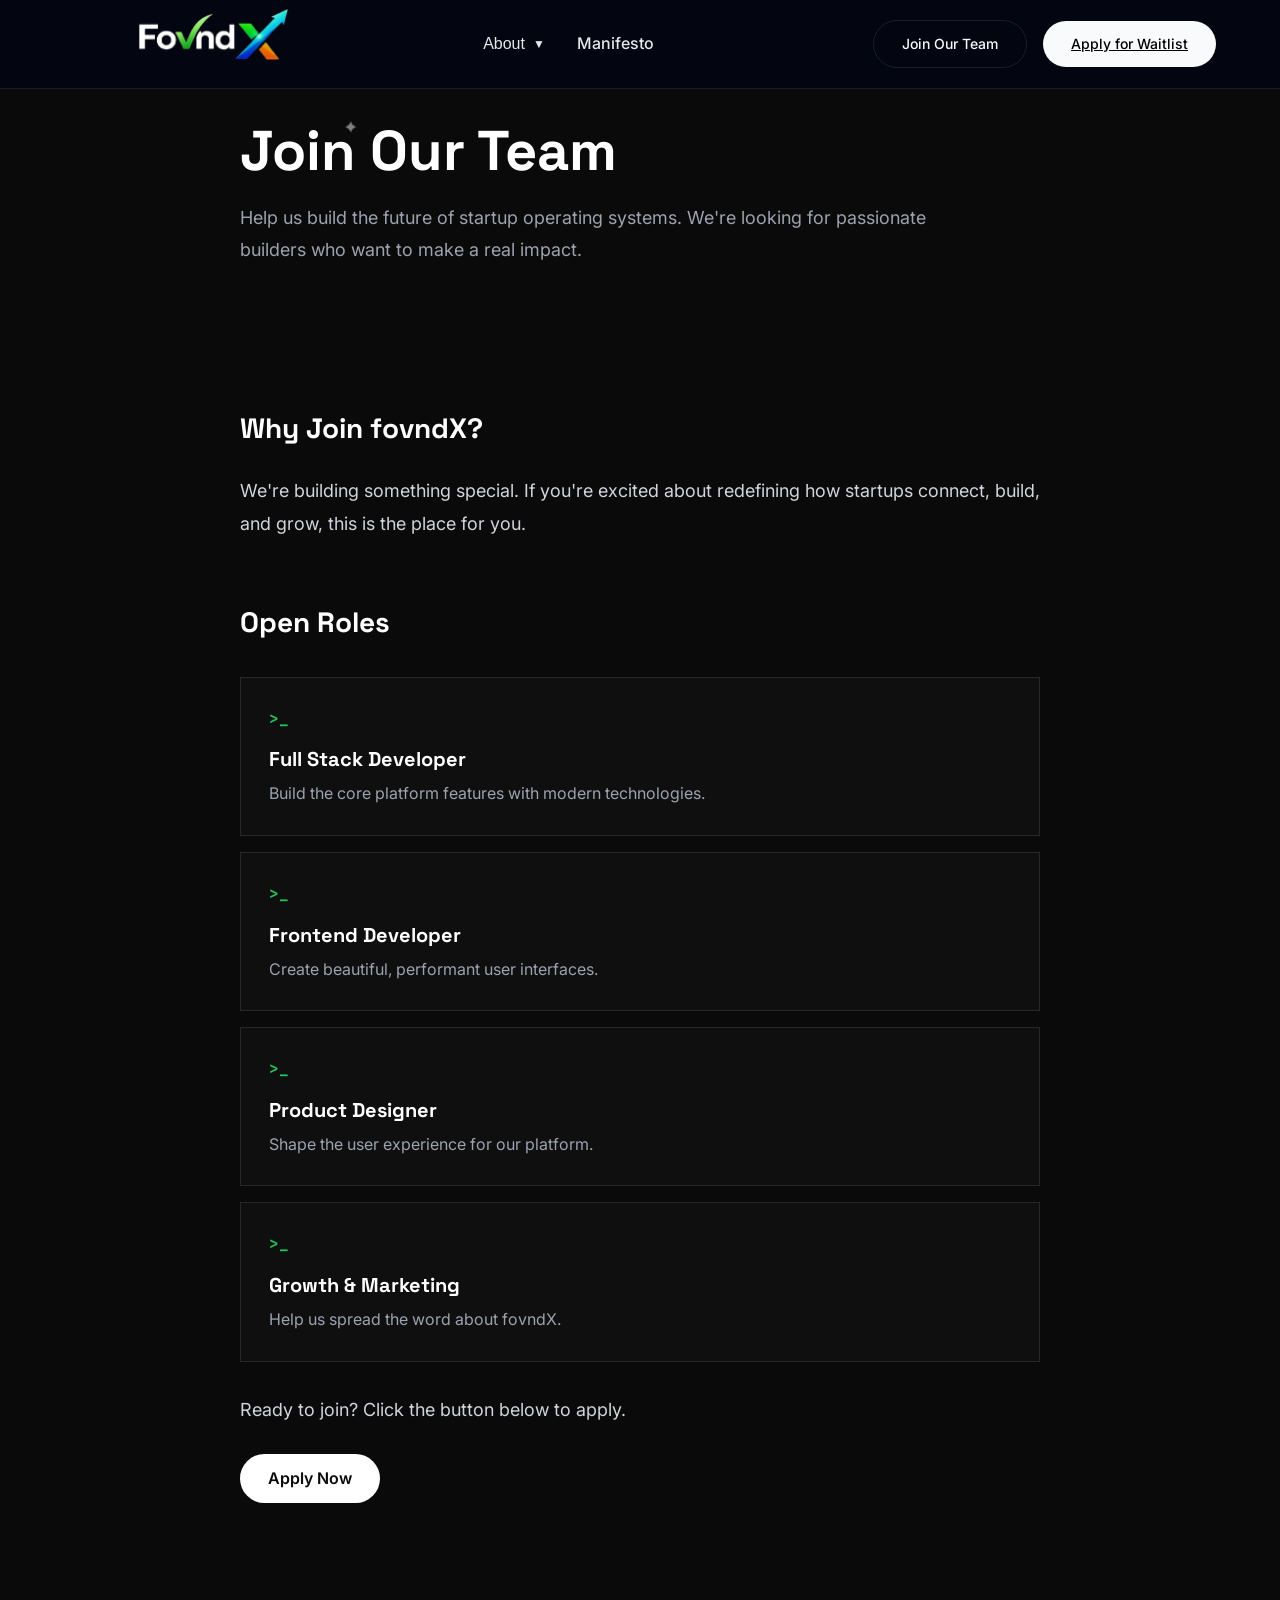
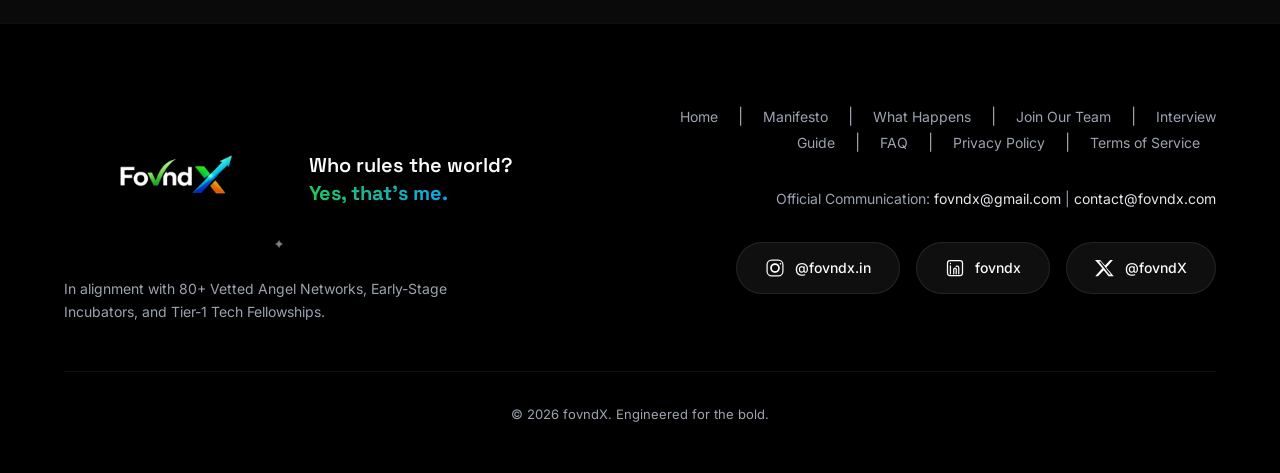
<file: apply.html>
<!DOCTYPE html>
<html lang="en">
<head>
    <meta charset="UTF-8">
    <meta name="viewport" content="width=device-width, initial-scale=1.0">
    <title>Join Our Team | fovndX</title>
    <link rel="icon" type="image/x-icon" href="/favicon.ico">
    <link rel="shortcut icon" href="/favicon.ico" type="image/x-icon">
    <link rel="icon" type="image/png" sizes="16x16" href="/favicon-16x16.png">
    <link rel="icon" type="image/png" sizes="32x32" href="/favicon-32x32.png">
    <link rel="icon" type="image/png" sizes="96x96" href="/favicon-96x96.png">
    <link rel="apple-touch-icon" sizes="57x57" href="/apple-icon-57x57.png">
    <link rel="apple-touch-icon" sizes="60x60" href="/apple-icon-60x60.png">
    <link rel="apple-touch-icon" sizes="72x72" href="/apple-icon-72x72.png">
    <link rel="apple-touch-icon" sizes="76x76" href="/apple-icon-76x76.png">
    <link rel="apple-touch-icon" sizes="114x114" href="/apple-icon-114x114.png">
    <link rel="apple-touch-icon" sizes="120x120" href="/apple-icon-120x120.png">
    <link rel="apple-touch-icon" sizes="144x144" href="/apple-icon-144x144.png">
    <link rel="apple-touch-icon" sizes="152x152" href="/apple-icon-152x152.png">
    <link rel="apple-touch-icon" sizes="180x180" href="/apple-icon-180x180.png">
    <link rel="manifest" href="/manifest.json">
    <meta name="msapplication-TileColor" content="#000000">
    <meta name="msapplication-TileImage" content="/ms-icon-144x144.png">
    <meta name="theme-color" content="#000000">
    <link href="https://fonts.googleapis.com/css2?family=Inter:wght@300;400;500;600;700&family=Space+Grotesk:wght@400;500;600;700&family=JetBrains+Mono:wght@400;500;600;700&display=swap" rel="stylesheet">
    <link rel="stylesheet" href="/styles.css">
</head>
<body>
    <!-- Navbar -->
    <nav class="navbar">
        <div class="container">
            <div class="navbar-content">
                <div class="logo">
                    <a href="index.html"><img src="fovndx-logo.png" alt="fovndX Logo" class="logo-img"></a>
                </div>
                <div class="nav-links">
                    <div class="nav-dropdown">
                        <button class="nav-dropdown-btn">About <span class="dropdown-arrow">▼</span></button>
                        <div class="nav-dropdown-menu">
                            <a href="what-happens.html" class="nav-dropdown-item">What Happens at fovndX?</a>
                            <a href="apply.html" class="nav-dropdown-item">Join Our Team</a>
                            <a href="interview-guide.html" class="nav-dropdown-item">Interview Guide</a>
                            <a href="faq.html" class="nav-dropdown-item">FAQ</a>
                        </div>
                    </div>
                    <a href="index.html#manifesto" class="nav-link">Manifesto</a>
                </div>
                <div class="nav-buttons">
                    <a href="https://docs.google.com/forms/d/e/1FAIpQLSdrwDmT7ADW0hNwKk0fHFYaaN4RCf4Vatu7eyeGnV5HH7CukA/viewform?usp=publish-editor" target="_blank" rel="noopener noreferrer" class="btn-secondary">Join Our Team</a>
                    <a href="apply.html" class="btn-waitlist">Apply for Waitlist</a>
                </div>
            </div>
        </div>
    </nav>

    <!-- Hero -->
    <section class="page-hero">
        <div class="container">
            <div class="page-hero-content">
                <h1 class="page-title">Join Our Team</h1>
                <p class="page-subtitle">Help us build the future of startup operating systems. We're looking for passionate builders who want to make a real impact.</p>
            </div>
        </div>
    </section>

    <!-- Content -->
    <section class="page-content">
        <div class="container">
            <div class="content-wrapper">
                <h2 class="section-heading">Why Join fovndX?</h2>
                <p class="content-paragraph">We're building something special. If you're excited about redefining how startups connect, build, and grow, this is the place for you.</p>
                
                <h2 class="section-heading">Open Roles</h2>
                <div class="apply-options">
                    <div class="apply-option">
                        <div class="apply-option-label">>_</div>
                        <div class="apply-option-title">Full Stack Developer</div>
                        <div class="apply-option-desc">Build the core platform features with modern technologies.</div>
                    </div>
                    <div class="apply-option">
                        <div class="apply-option-label">>_</div>
                        <div class="apply-option-title">Frontend Developer</div>
                        <div class="apply-option-desc">Create beautiful, performant user interfaces.</div>
                    </div>
                    <div class="apply-option">
                        <div class="apply-option-label">>_</div>
                        <div class="apply-option-title">Product Designer</div>
                        <div class="apply-option-desc">Shape the user experience for our platform.</div>
                    </div>
                    <div class="apply-option">
                        <div class="apply-option-label">>_</div>
                        <div class="apply-option-title">Growth & Marketing</div>
                        <div class="apply-option-desc">Help us spread the word about fovndX.</div>
                    </div>
                </div>

                <p class="content-paragraph">Ready to join? Click the button below to apply.</p>

                <a href="https://docs.google.com/forms/d/e/1FAIpQLSdrwDmT7ADW0hNwKk0fHFYaaN4RCf4Vatu7eyeGnV5HH7CukA/viewform?usp=publish-editor" target="_blank" class="btn-primary">Apply Now</a>
            </div>
        </div>
    </section>

    <!-- Footer -->
    <footer class="footer">
        <div class="container">
            <div class="footer-content">
                <div class="footer-top">
                    <div class="footer-left">
                        <div class="footer-logo-section">
                            <img src="fovndx-logo.png" alt="fovndX Logo" class="footer-logo-img">
                            <div class="footer-tagline">
                                Who rules the world?
                                <br>
                                <span class="tagline-highlight">Yes, that's me.</span>
                            </div>
                        </div>
                        <div class="footer-metrics">
                            <p>In alignment with 80+ Vetted Angel Networks, Early-Stage Incubators, and Tier-1 Tech Fellowships.</p>
                        </div>
                    </div>
                    <div class="footer-right">
                        <div class="footer-links">
                            <a href="index.html">Home</a>
                            <span>|</span>
                            <a href="index.html#manifesto">Manifesto</a>
                            <span>|</span>
                            <a href="what-happens.html">What Happens</a>
                            <span>|</span>
                            <a href="apply.html">Join Our Team</a>
                            <span>|</span>
                            <a href="interview-guide.html">Interview Guide</a>
                            <span>|</span>
                            <a href="faq.html">FAQ</a>
                            <span>|</span>
                            <a href="privacy.html">Privacy Policy</a>
                            <span>|</span>
                            <a href="terms.html">Terms of Service</a>
                        </div>
                        <div class="footer-contact">
                            <p>Official Communication: <a href="mailto:fovndx@gmail.com">fovndx@gmail.com</a> | <a href="mailto:contact@fovndx.com">contact@fovndx.com</a></p>
                        </div>
 <div class="footer-social">
                            <a href="https://www.instagram.com/fovndx.in?igsh=MXc3Mmk2a292dWlkcA==" target="_blank" rel="noopener noreferrer" class="social-link">
                                <svg class="social-icon" width="20" height="20" viewBox="0 0 24 24" fill="none" xmlns="http://www.w3.org/2000/svg">
                                    <path d="M12 7C9.23858 7 7 9.23858 7 12C7 14.7614 9.23858 17 12 17C14.7614 17 17 14.7614 17 12C17 9.23858 14.7614 7 12 7Z" stroke="currentColor" stroke-width="1.5"/>
                                    <path d="M18.5 8C18.8978 8 19.5 7.39782 19.5 7C19.5 6.60218 18.8978 6 18.5 6C18.1022 6 17.5 6.60218 17.5 7C17.5 7.39782 18.1022 8 18.5 8Z" fill="currentColor"/>
                                    <path d="M7.5 12C7.5 9.51472 9.51472 7.5 12 7.5C14.4853 7.5 16.5 9.51472 16.5 12C16.5 14.4853 14.4853 16.5 12 16.5C9.51472 16.5 7.5 14.4853 7.5 12Z" stroke="currentColor" stroke-width="1.5"/>
                                    <path d="M16 2.5H8C4.96243 2.5 2.5 4.96243 2.5 8V16C2.5 19.0376 4.96243 21.5 8 21.5H16C19.0376 21.5 21.5 19.0376 21.5 16V8C21.5 4.96243 19.0376 2.5 16 2.5Z" stroke="currentColor" stroke-width="1.5"/>
                                </svg>
                                <span class="social-text">@fovndx.in</span>
                            </a>
                            <a href="https://www.linkedin.com/company/fovndx/" target="_blank" rel="noopener noreferrer" class="social-link">
                                <svg class="social-icon" width="20" height="20" viewBox="0 0 24 24" fill="none" xmlns="http://www.w3.org/2000/svg">
                                    <path d="M6.5 9.5V19" stroke="currentColor" stroke-width="1.5" stroke-linecap="round"/>
                                    <path d="M6.5 6.5V6.6" stroke="currentColor" stroke-width="1.5" stroke-linecap="round"/>
                                    <path d="M10.5 19V13.5C10.5 11.5 13.5 11.5 13.5 13.5V19" stroke="currentColor" stroke-width="1.5" stroke-linecap="round"/>
                                    <path d="M13.5 10C14.5 9.5 16.5 9.5 16.5 12V19" stroke="currentColor" stroke-width="1.5" stroke-linecap="round"/>
                                    <path d="M6 3H18C19.6569 3 21 4.34315 21 6V18C21 19.6569 19.6569 21 18 21H6C4.34315 21 3 19.6569 3 18V6C3 4.34315 4.34315 3 6 3Z" stroke="currentColor" stroke-width="1.5"/>
                                </svg>
                                <span class="social-text">fovndx</span>
                            </a>
                            <a href="https://x.com/fovndX" target="_blank" rel="noopener noreferrer" class="social-link">
                                <svg class="social-icon" width="20" height="20" viewBox="0 0 24 24" fill="none" xmlns="http://www.w3.org/2000/svg">
                                    <path d="M18.244 2.25H21.512L13.603 11.25L22.5 21.75H16.308L10.415 14.569L3.561 21.75H0.293L8.776 12.284L0 2.25H6.288L11.967 8.963L18.244 2.25ZM17.101 19.65H19.043L6.861 4.2H4.816L17.101 19.65Z" fill="currentColor"/>
                                </svg>
                                <span class="social-text">@fovndX</span>
                            </a>
                        </div>
                    </div>
                </div>
                <div class="footer-copyright">
                    <p>© 2026 fovndX. Engineered for the bold.</p>
                </div>
            </div>
        </div>
    </footer>

    <script src="script.js"></script>
</body>
</html>
</file>
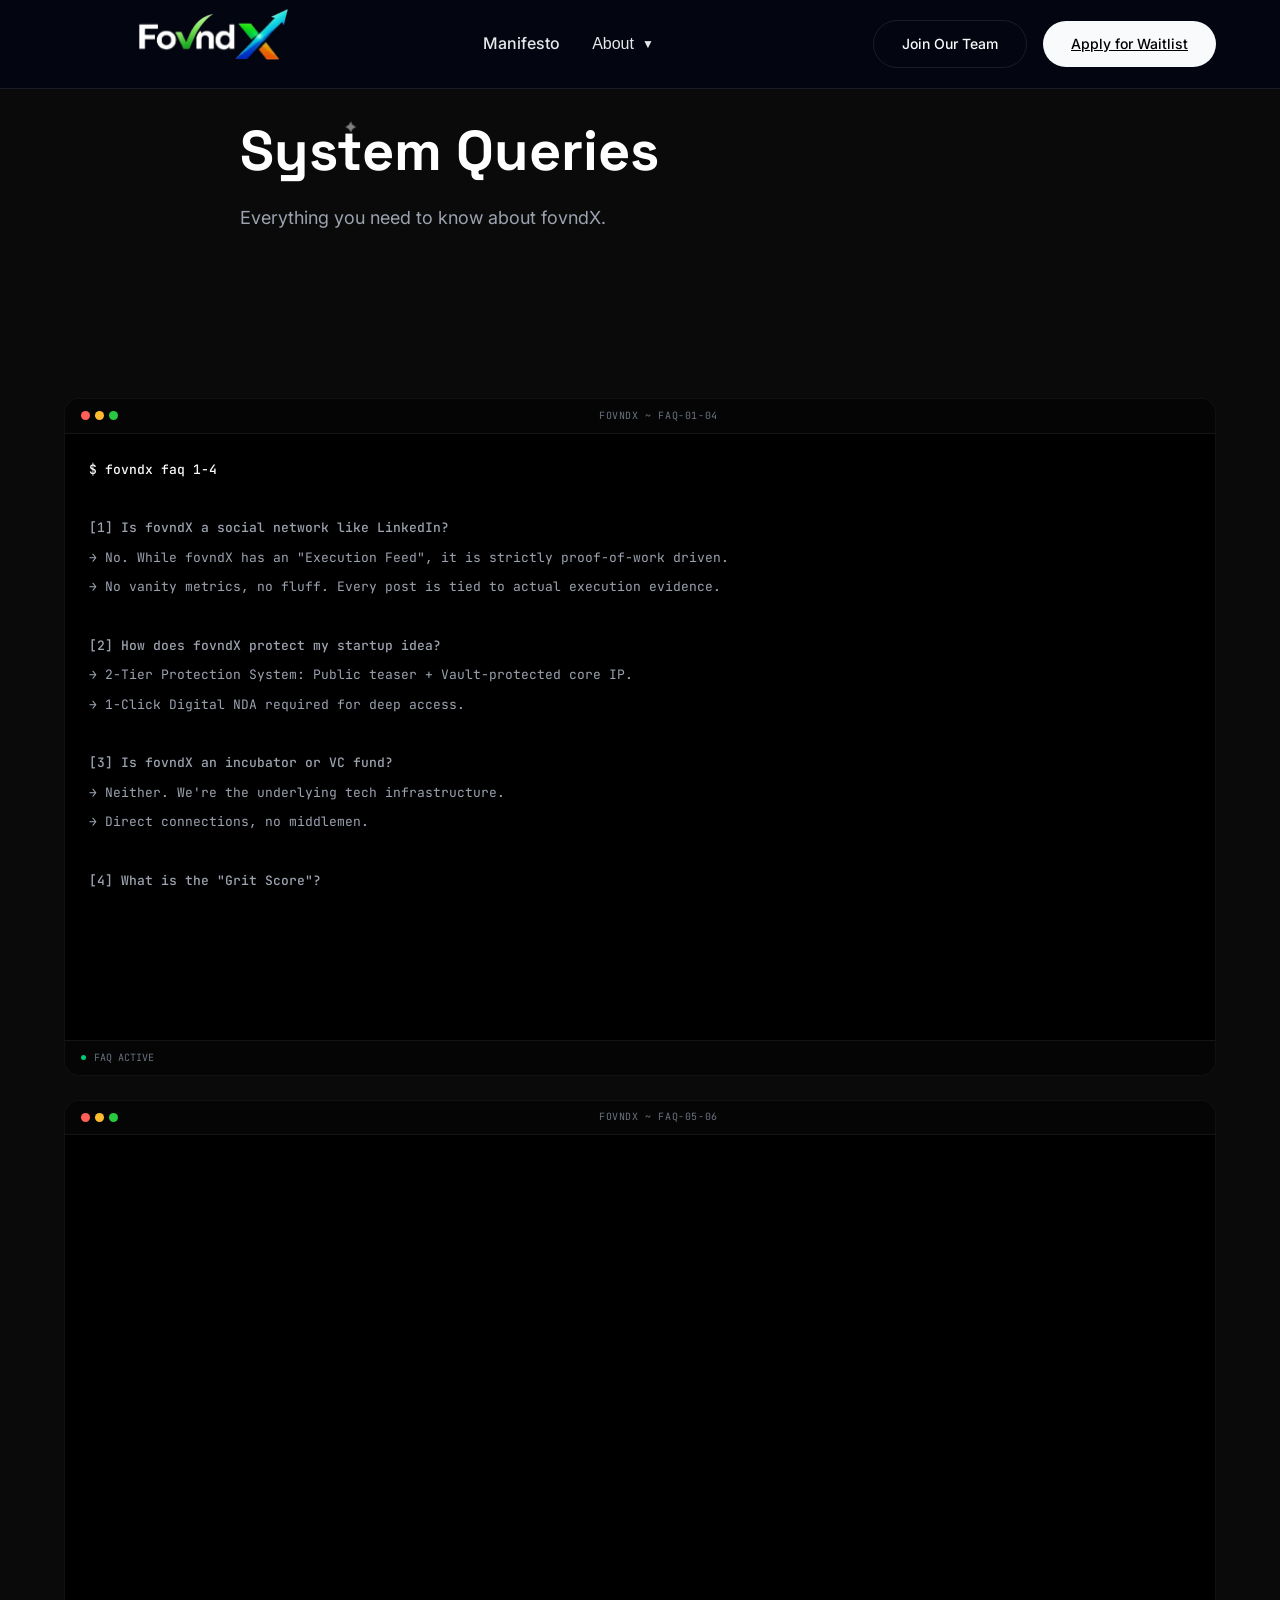
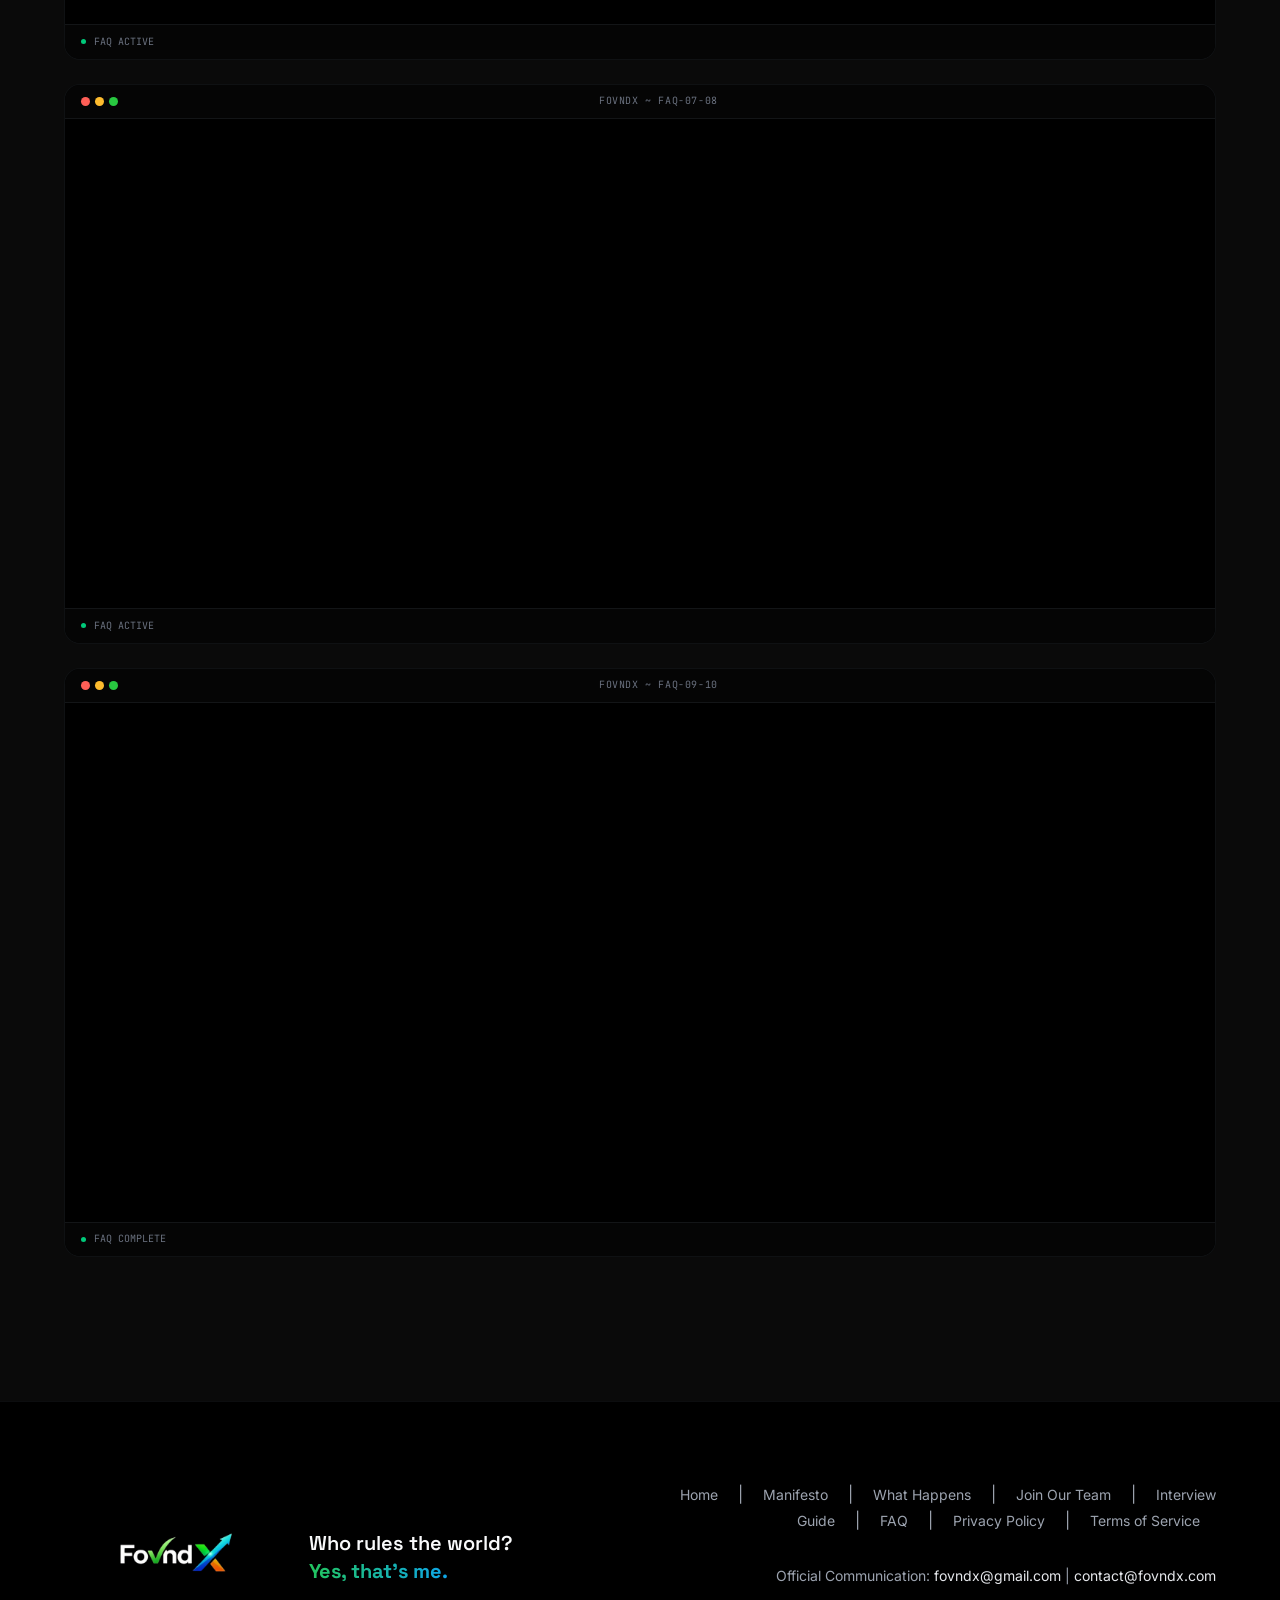
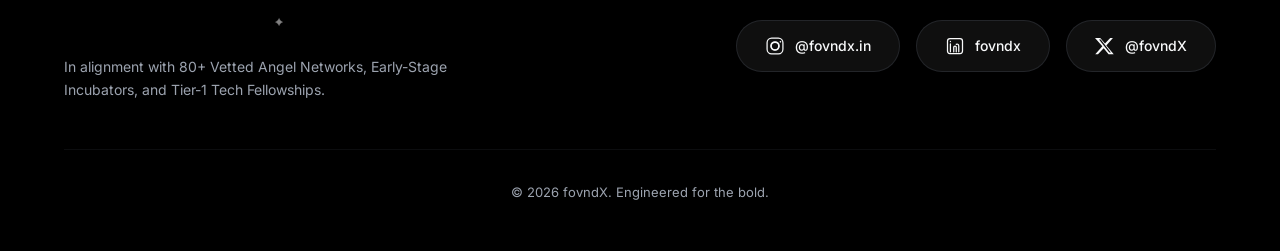
<file: faq.html>
<!DOCTYPE html>
<html lang="en">
<head>
    <meta charset="UTF-8">
    <meta name="viewport" content="width=device-width, initial-scale=1.0">
    <title>FAQ | fovndX</title>
    <link rel="icon" type="image/x-icon" href="/favicon.ico">
    <link rel="shortcut icon" href="/favicon.ico" type="image/x-icon">
    <link rel="icon" type="image/png" sizes="16x16" href="/favicon-16x16.png">
    <link rel="icon" type="image/png" sizes="32x32" href="/favicon-32x32.png">
    <link rel="icon" type="image/png" sizes="96x96" href="/favicon-96x96.png">
    <link rel="apple-touch-icon" sizes="57x57" href="/apple-icon-57x57.png">
    <link rel="apple-touch-icon" sizes="60x60" href="/apple-icon-60x60.png">
    <link rel="apple-touch-icon" sizes="72x72" href="/apple-icon-72x72.png">
    <link rel="apple-touch-icon" sizes="76x76" href="/apple-icon-76x76.png">
    <link rel="apple-touch-icon" sizes="114x114" href="/apple-icon-114x114.png">
    <link rel="apple-touch-icon" sizes="120x120" href="/apple-icon-120x120.png">
    <link rel="apple-touch-icon" sizes="144x144" href="/apple-icon-144x144.png">
    <link rel="apple-touch-icon" sizes="152x152" href="/apple-icon-152x152.png">
    <link rel="apple-touch-icon" sizes="180x180" href="/apple-icon-180x180.png">
    <link rel="manifest" href="/manifest.json">
    <meta name="msapplication-TileColor" content="#000000">
    <meta name="msapplication-TileImage" content="/ms-icon-144x144.png">
    <meta name="theme-color" content="#000000">
    <link href="https://fonts.googleapis.com/css2?family=Inter:wght@300;400;500;600;700&family=Space+Grotesk:wght=400;500;600;700&family=JetBrains+Mono:wght=400;500;600;700&display=swap" rel="stylesheet">
    <link rel="stylesheet" href="/styles.css">
</head>
<body>
    <!-- Navbar -->
    <nav class="navbar">
        <div class="container">
            <div class="navbar-content">
                <div class="logo">
                    <a href="index.html"><img src="fovndx-logo.png" alt="fovndX Logo" class="logo-img"></a>
                </div>
                <div class="nav-links">
                    <a href="index.html#manifesto" class="nav-link">Manifesto</a>
                    <div class="nav-dropdown">
                        <button class="nav-dropdown-btn">About <span class="dropdown-arrow">▼</span></button>
                        <div class="nav-dropdown-menu">
                            <a href="what-happens.html" class="nav-dropdown-item">What Happens at fovndX?</a>
                            <a href="apply.html" class="nav-dropdown-item">Join Our Team</a>
                            <a href="interview-guide.html" class="nav-dropdown-item">Interview Guide</a>
                            <a href="faq.html" class="nav-dropdown-item">FAQ</a>
                        </div>
                    </div>
                </div>
                <div class="nav-buttons">
                    <a href="https://docs.google.com/forms/d/e/1FAIpQLSdrwDmT7ADW0hNwKk0fHFYaaN4RCf4Vatu7eyeGnV5HH7CukA/viewform?usp=publish-editor" target="_blank" rel="noopener noreferrer" class="btn-secondary">Join Our Team</a>
                    <a href="apply.html" class="btn-waitlist">Apply for Waitlist</a>
                </div>
            </div>
        </div>
    </nav>

    <!-- Hero -->
    <section class="page-hero">
        <div class="container">
            <div class="page-hero-content">
                <h1 class="page-title">System Queries</h1>
                <p class="page-subtitle">Everything you need to know about fovndX.</p>
            </div>
        </div>
    </section>

    <!-- Content -->
    <section class="page-content">
        <div class="container">
            <style>
                :root {
                    --font-sans: -apple-system, BlinkMacSystemFont, 'SF Pro Display', 'Inter', 'Helvetica Neue', sans-serif;
                    --font-mono: 'JetBrains Mono', 'SF Mono', monospace;
                    --color-background-primary: #000000;
                    --color-background-secondary: #050505;
                    --color-border-primary: rgba(148, 163, 184, 0.2);
                    --color-border-secondary: rgba(148, 163, 184, 0.1);
                    --color-text-primary: #f9fafb;
                    --color-text-secondary: #9ca3af;
                    --color-text-tertiary: #6b7280;
                    --color-text-success: #00c97a;
                    --border-radius-md: 8px;
                    --border-radius-lg: 16px;
                }
                
                .terminal-wrapper {
                    display: grid;
                    grid-template-columns: 1fr;
                    gap: 24px;
                    padding: 24px 0;
                }
                
                .terminal-box {
                    background: var(--color-background-primary);
                    border: 0.5px solid var(--color-border-secondary);
                    border-radius: var(--border-radius-lg);
                    overflow: hidden;
                }
                
                .t-bar {
                    display: flex;
                    align-items: center;
                    justify-content: space-between;
                    padding: 0.55rem 1rem;
                    border-bottom: 0.5px solid var(--color-border-secondary);
                    background: var(--color-background-secondary);
                }
                
                .t-dots {
                    display: flex;
                    gap: 5px;
                }
                
                .t-dot {
                    width: 9px;
                    height: 9px;
                    border-radius: 50%;
                }
                
                .d-r { background: #ff5f57; }
                .d-y { background: #febc2e; }
                .d-g { background: #28c840; }
                
                .t-title {
                    font-family: var(--font-mono);
                    font-size: 10px;
                    color: var(--color-text-tertiary);
                    letter-spacing: 0.06em;
                }
                
                .t-body {
                    padding: 1.5rem;
                    font-family: var(--font-mono);
                    font-size: 13px;
                    line-height: 1.8;
                    min-height: 150px;
                    position: relative;
                }
                
                .t-line {
                    color: var(--color-text-secondary);
                    display: block;
                    opacity: 0;
                    transform: translateY(4px);
                    transition: opacity 0.25s ease, transform 0.25s ease;
                    margin-bottom: 6px;
                }
                
                .t-line.show {
                    opacity: 1;
                    transform: none;
                }
                
                .t-cmd { color: var(--color-text-primary); font-weight: 500; }
                .t-success { color: var(--color-text-success); font-weight: 500; }
                .t-muted { color: var(--color-text-tertiary); }
                .t-label { color: var(--color-text-secondary); font-weight: 500; }
                .t-val { color: var(--color-text-primary); }
                .t-answer { color: var(--color-text-secondary); }
                .t-check { color: var(--color-text-success); }
                
                .t-footer {
                    padding: 0.55rem 1rem;
                    border-top: 0.5px solid var(--color-border-secondary);
                    background: var(--color-background-secondary);
                    font-family: var(--font-mono);
                    font-size: 10px;
                    color: var(--color-text-tertiary);
                    display: flex;
                    align-items: center;
                    gap: 0.5rem;
                }
                
                .status-dot {
                    width: 5px;
                    height: 5px;
                    border-radius: 50%;
                    background: var(--color-text-success);
                    animation: blink 1.5s infinite;
                }
                
                @keyframes blink {
                    0%, 100% { opacity: 1; }
                    50% { opacity: 0.3; }
                }
                
                @media (max-width: 768px) {
                    .t-body {
                        padding: 1rem;
                        font-size: 11px;
                    }
                }
            </style>
            
            <div class="terminal-wrapper">
                <!-- FAQ 1-4: Original Questions -->
                <div class="terminal-box">
                    <div class="t-bar">
                        <div class="t-dots"><div class="t-dot d-r"></div><div class="t-dot d-y"></div><div class="t-dot d-g"></div></div>
                        <div class="t-title">FOVNDX ~ FAQ-01-04</div>
                        <div></div>
                    </div>
                    <div class="t-body" id="faq1Terminal">
                        <span class="t-line" id="faq1-0"><span class="t-cmd">$ fovndx faq 1-4</span></span>
                        <span class="t-line" id="faq1-1">&nbsp;</span>
                        
                        <span class="t-line" id="faq1-2"><span class="t-label">[1] Is fovndX a social network like LinkedIn?</span></span>
                        <span class="t-line" id="faq1-3"><span class="t-answer">    → No. While fovndX has an "Execution Feed", it is strictly proof-of-work driven.</span></span>
                        <span class="t-line" id="faq1-4"><span class="t-answer">    → No vanity metrics, no fluff. Every post is tied to actual execution evidence.</span></span>
                        <span class="t-line" id="faq1-5">&nbsp;</span>
                        
                        <span class="t-line" id="faq1-6"><span class="t-label">[2] How does fovndX protect my startup idea?</span></span>
                        <span class="t-line" id="faq1-7"><span class="t-answer">    → 2-Tier Protection System: Public teaser + Vault-protected core IP.</span></span>
                        <span class="t-line" id="faq1-8"><span class="t-answer">    → 1-Click Digital NDA required for deep access.</span></span>
                        <span class="t-line" id="faq1-9">&nbsp;</span>
                        
                        <span class="t-line" id="faq1-10"><span class="t-label">[3] Is fovndX an incubator or VC fund?</span></span>
                        <span class="t-line" id="faq1-11"><span class="t-answer">    → Neither. We're the underlying tech infrastructure.</span></span>
                        <span class="t-line" id="faq1-12"><span class="t-answer">    → Direct connections, no middlemen.</span></span>
                        <span class="t-line" id="faq1-13">&nbsp;</span>
                        
                        <span class="t-line" id="faq1-14"><span class="t-label">[4] What is the "Grit Score"?</span></span>
                        <span class="t-line" id="faq1-15"><span class="t-answer">    → AI-driven metric analyzing real execution (commits, updates, metrics).</span></span>
                        <span class="t-line" id="faq1-16"><span class="t-answer">    → High Grit Score = guaranteed visibility to top investors.</span></span>
                        <span class="t-line" id="faq1-17">&nbsp;</span>
                        
                        <span class="t-line" id="faq1-18"><span class="t-success">✓ FAQ 1-4 LOADED</span></span>
                    </div>
                    <div class="t-footer"><div class="status-dot"></div><span id="faq1Status">FAQ ACTIVE</span></div>
                </div>

                <!-- FAQ 5-6 -->
                <div class="terminal-box">
                    <div class="t-bar">
                        <div class="t-dots"><div class="t-dot d-r"></div><div class="t-dot d-y"></div><div class="t-dot d-g"></div></div>
                        <div class="t-title">FOVNDX ~ FAQ-05-06</div>
                        <div></div>
                    </div>
                    <div class="t-body" id="faq2Terminal">
                        <span class="t-line" id="faq2-0"><span class="t-cmd">$ fovndx faq 5-6</span></span>
                        <span class="t-line" id="faq2-1">&nbsp;</span>
                        
                        <span class="t-line" id="faq2-2"><span class="t-label">[5] What if I am a non-technical founder?</span></span>
                        <span class="t-line" id="faq2-3"><span class="t-label">    → How is my Grit Score calculated?</span></span>
                        <span class="t-line" id="faq2-4"><span class="t-answer">    → Fully balanced for all verticals: Business, Marketing, Sales.</span></span>
                        <span class="t-line" id="faq2-5"><span class="t-answer">    → Measures: customer interviews, market research milestones, UA velocity.</span></span>
                        <span class="t-line" id="faq2-6"><span class="t-answer">    → Immutable revenue proofs, no code required.</span></span>
                        <span class="t-line" id="faq2-7">&nbsp;</span>
                        
                        <span class="t-line" id="faq2-8"><span class="t-label">[6] What exactly is the "Execution Graph"?</span></span>
                        <span class="t-line" id="faq2-9"><span class="t-answer">    → Living, chronological, tamper-proof visual map of a startup's complete journey.</span></span>
                        <span class="t-line" id="faq2-10"><span class="t-answer">    → Built automatically from GitHub commits, Figma iterations, witnessed milestones.</span></span>
                        <span class="t-line" id="faq2-11"><span class="t-answer">    → Every node permanently timestamped, evidence-backed.</span></span>
                        <span class="t-line" id="faq2-12"><span class="t-answer">    → Real execution impossible to fake.</span></span>
                        <span class="t-line" id="faq2-13">&nbsp;</span>
                        
                        <span class="t-line" id="faq2-14"><span class="t-success">✓ FAQ 5-6 LOADED</span></span>
                    </div>
                    <div class="t-footer"><div class="status-dot"></div><span id="faq2Status">FAQ ACTIVE</span></div>
                </div>

                <!-- FAQ 7-8 -->
                <div class="terminal-box">
                    <div class="t-bar">
                        <div class="t-dots"><div class="t-dot d-r"></div><div class="t-dot d-y"></div><div class="t-dot d-g"></div></div>
                        <div class="t-title">FOVNDX ~ FAQ-07-08</div>
                        <div></div>
                    </div>
                    <div class="t-body" id="faq3Terminal">
                        <span class="t-line" id="faq3-0"><span class="t-cmd">$ fovndx faq 7-8</span></span>
                        <span class="t-line" id="faq3-1">&nbsp;</span>
                        
                        <span class="t-line" id="faq3-2"><span class="t-label">[7] What is the "Witness System" on fovndX?</span></span>
                        <span class="t-line" id="faq3-3"><span class="t-answer">    → Human validation layer to automated data.</span></span>
                        <span class="t-line" id="faq3-4"><span class="t-answer">    → Trusted ecosystem operators (mentors, peers, investors) witness milestones.</span></span>
                        <span class="t-line" id="faq3-5"><span class="t-answer">    → Witnessed milestone carries 3x more weight in Grit Score.</span></span>
                        <span class="t-line" id="faq3-6"><span class="t-answer">    → Accelerates investor due diligence by 10x.</span></span>
                        <span class="t-line" id="faq3-7">&nbsp;</span>
                        
                        <span class="t-line" id="faq3-8"><span class="t-label">[8] Can investors pool capital or equity-crowdfund?</span></span>
                        <span class="t-line" id="faq3-9"><span class="t-answer">    → Initial phase: connection, discoverability, due diligence infrastructure only.</span></span>
                        <span class="t-line" id="faq3-10"><span class="t-answer">    → Curated deal flows strictly.</span></span>
                        <span class="t-line" id="faq3-11"><span class="t-answer">    → Full equity crowdfunding deferred until regulatory clearance.</span></span>
                        <span class="t-line" id="faq3-12"><span class="t-answer">    → SEBI Category I AIF compliance integration required.</span></span>
                        <span class="t-line" id="faq3-13">&nbsp;</span>
                        
                        <span class="t-line" id="faq3-14"><span class="t-success">✓ FAQ 7-8 LOADED</span></span>
                    </div>
                    <div class="t-footer"><div class="status-dot"></div><span id="faq3Status">FAQ ACTIVE</span></div>
                </div>

                <!-- FAQ 9-10 -->
                <div class="terminal-box">
                    <div class="t-bar">
                        <div class="t-dots"><div class="t-dot d-r"></div><div class="t-dot d-y"></div><div class="t-dot d-g"></div></div>
                        <div class="t-title">FOVNDX ~ FAQ-09-10</div>
                        <div></div>
                    </div>
                    <div class="t-body" id="faq4Terminal">
                        <span class="t-line" id="faq4-0"><span class="t-cmd">$ fovndx faq 9-10</span></span>
                        <span class="t-line" id="faq4-1">&nbsp;</span>
                        
                        <span class="t-line" id="faq4-2"><span class="t-label">[9] How does the "Gig & Opportunity Marketplace" function?</span></span>
                        <span class="t-line" id="faq4-3"><span class="t-answer">    → Startups post core tasks/founding roles needing targeted expertise.</span></span>
                        <span class="t-line" id="faq4-4"><span class="t-answer">    → Freelancers/students apply with verified Grit Scores + Portable Reputation.</span></span>
                        <span class="t-line" id="faq4-5"><span class="t-answer">    → Transactions secured via integrated escrow infrastructure.</span></span>
                        <span class="t-line" id="faq4-6"><span class="t-answer">    → Payments released systematically as milestones cleared/verified.</span></span>
                        <span class="t-line" id="faq4-7">&nbsp;</span>
                        
                        <span class="t-line" id="faq4-8"><span class="t-label">[10] Is fovndX free? How does it sustain?</span></span>
                        <span class="t-line" id="faq4-9"><span class="t-answer">    → Basic profile, ecosystem feed, core discovery = FREE.</span></span>
                        <span class="t-line" id="faq4-10"><span class="t-answer">    → Multi-tier monetization: SaaS subscriptions for serious builders/funders.</span></span>
                        <span class="t-line" id="faq4-11"><span class="t-answer">    → Secondary: data intelligence reports, marketplace commissions.</span></span>
                        <span class="t-line" id="faq4-12"><span class="t-answer">    → Institutional partnership contracts for curated deal flows.</span></span>
                        <span class="t-line" id="faq4-13">&nbsp;</span>
                        
                        <span class="t-line" id="faq4-14"><span class="t-success">✓ FAQ 9-10 LOADED</span></span>
                        <span class="t-line" id="faq4-15"><span class="t-success">✓ ALL FAQs READY</span></span>
                    </div>
                    <div class="t-footer"><div class="status-dot"></div><span id="faq4Status">FAQ COMPLETE</span></div>
                </div>
            </div>

            <script>
                function animateTerminal(elementId, lineCount, delay = 100) {
                    for (let i = 0; i < lineCount; i++) {
                        setTimeout(() => {
                            const el = document.getElementById(`${elementId}-${i}`);
                            if (el) el.classList.add('show');
                        }, i * delay);
                    }
                }

                // Animate all terminals on load
                document.addEventListener('DOMContentLoaded', function() {
                    setTimeout(() => animateTerminal('faq1', 19, 100), 300);
                    setTimeout(() => animateTerminal('faq2', 15, 100), 2200);
                    setTimeout(() => animateTerminal('faq3', 15, 100), 4000);
                    setTimeout(() => animateTerminal('faq4', 16, 100), 5800);
                });
            </script>
        </div>
    </section>

    <!-- Footer -->
    <footer class="footer">
        <div class="container">
            <div class="footer-content">
                <div class="footer-top">
                    <div class="footer-left">
                        <div class="footer-logo-section">
                            <img src="fovndx-logo.png" alt="fovndX Logo" class="footer-logo-img">
                            <div class="footer-tagline">
                                Who rules the world?
                                <br>
                                <span class="tagline-highlight">Yes, that's me.</span>
                            </div>
                        </div>
                        <div class="footer-metrics">
                            <p>In alignment with 80+ Vetted Angel Networks, Early-Stage Incubators, and Tier-1 Tech Fellowships.</p>
                        </div>
                    </div>
                    <div class="footer-right">
                        <div class="footer-links">
                            <a href="index.html">Home</a>
                            <span>|</span>
                            <a href="index.html#manifesto">Manifesto</a>
                            <span>|</span>
                            <a href="what-happens.html">What Happens</a>
                            <span>|</span>
                            <a href="apply.html">Join Our Team</a>
                            <span>|</span>
                            <a href="interview-guide.html">Interview Guide</a>
                            <span>|</span>
                            <a href="faq.html">FAQ</a>
                            <span>|</span>
                            <a href="privacy.html">Privacy Policy</a>
                            <span>|</span>
                            <a href="terms.html">Terms of Service</a>
                        </div>
                        <div class="footer-contact">
                            <p>Official Communication: <a href="mailto:fovndx@gmail.com">fovndx@gmail.com</a> | <a href="mailto:contact@fovndx.com">contact@fovndx.com</a></p>
                        </div>
                        <div class="footer-social">
                            <a href="https://www.instagram.com/fovndx.in?igsh=MXc3Mmk2a292dWlkcA==" target="_blank" rel="noopener noreferrer" class="social-link">
                                <svg class="social-icon" width="20" height="20" viewBox="0 0 24 24" fill="none" xmlns="http://www.w3.org/2000/svg">
                                    <path d="M12 7C9.23858 7 7 9.23858 7 12C7 14.7614 9.23858 17 12 17C14.7614 17 17 14.7614 17 12C17 9.23858 14.7614 7 12 7Z" stroke="currentColor" stroke-width="1.5"/>
                                    <path d="M18.5 8C18.8978 8 19.5 7.39782 19.5 7C19.5 6.60218 18.8978 6 18.5 6C18.1022 6 17.5 6.60218 17.5 7C17.5 7.39782 18.1022 8 18.5 8Z" fill="currentColor"/>
                                    <path d="M7.5 12C7.5 9.51472 9.51472 7.5 12 7.5C14.4853 7.5 16.5 9.51472 16.5 12C16.5 14.4853 14.4853 16.5 12 16.5C9.51472 16.5 7.5 14.4853 7.5 12Z" stroke="currentColor" stroke-width="1.5"/>
                                    <path d="M16 2.5H8C4.96243 2.5 2.5 4.96243 2.5 8V16C2.5 19.0376 4.96243 21.5 8 21.5H16C19.0376 21.5 21.5 19.0376 21.5 16V8C21.5 4.96243 19.0376 2.5 16 2.5Z" stroke="currentColor" stroke-width="1.5"/>
                                </svg>
                                <span class="social-text">@fovndx.in</span>
                            </a>
                            <a href="https://www.linkedin.com/company/fovndx/" target="_blank" rel="noopener noreferrer" class="social-link">
                                <svg class="social-icon" width="20" height="20" viewBox="0 0 24 24" fill="none" xmlns="http://www.w3.org/2000/svg">
                                    <path d="M6.5 9.5V19" stroke="currentColor" stroke-width="1.5" stroke-linecap="round"/>
                                    <path d="M6.5 6.5V6.6" stroke="currentColor" stroke-width="1.5" stroke-linecap="round"/>
                                    <path d="M10.5 19V13.5C10.5 11.5 13.5 11.5 13.5 13.5V19" stroke="currentColor" stroke-width="1.5" stroke-linecap="round"/>
                                    <path d="M13.5 10C14.5 9.5 16.5 9.5 16.5 12V19" stroke="currentColor" stroke-width="1.5" stroke-linecap="round"/>
                                    <path d="M6 3H18C19.6569 3 21 4.34315 21 6V18C21 19.6569 19.6569 21 18 21H6C4.34315 21 3 19.6569 3 18V6C3 4.34315 4.34315 3 6 3Z" stroke="currentColor" stroke-width="1.5"/>
                                </svg>
                                <span class="social-text">fovndx</span>
                            </a>
                            <a href="https://x.com/fovndX" target="_blank" rel="noopener noreferrer" class="social-link">
                                <svg class="social-icon" width="20" height="20" viewBox="0 0 24 24" fill="none" xmlns="http://www.w3.org/2000/svg">
                                    <path d="M18.244 2.25H21.512L13.603 11.25L22.5 21.75H16.308L10.415 14.569L3.561 21.75H0.293L8.776 12.284L0 2.25H6.288L11.967 8.963L18.244 2.25ZM17.101 19.65H19.043L6.861 4.2H4.816L17.101 19.65Z" fill="currentColor"/>
                                </svg>
                                <span class="social-text">@fovndX</span>
                            </a>
                        </div>
                    </div>
                </div>
                <div class="footer-copyright">
                    <p>© 2026 fovndX. Engineered for the bold.</p>
                </div>
            </div>
        </div>
    </footer>

    <script src="script.js"></script>
</body>
</html>
</file>
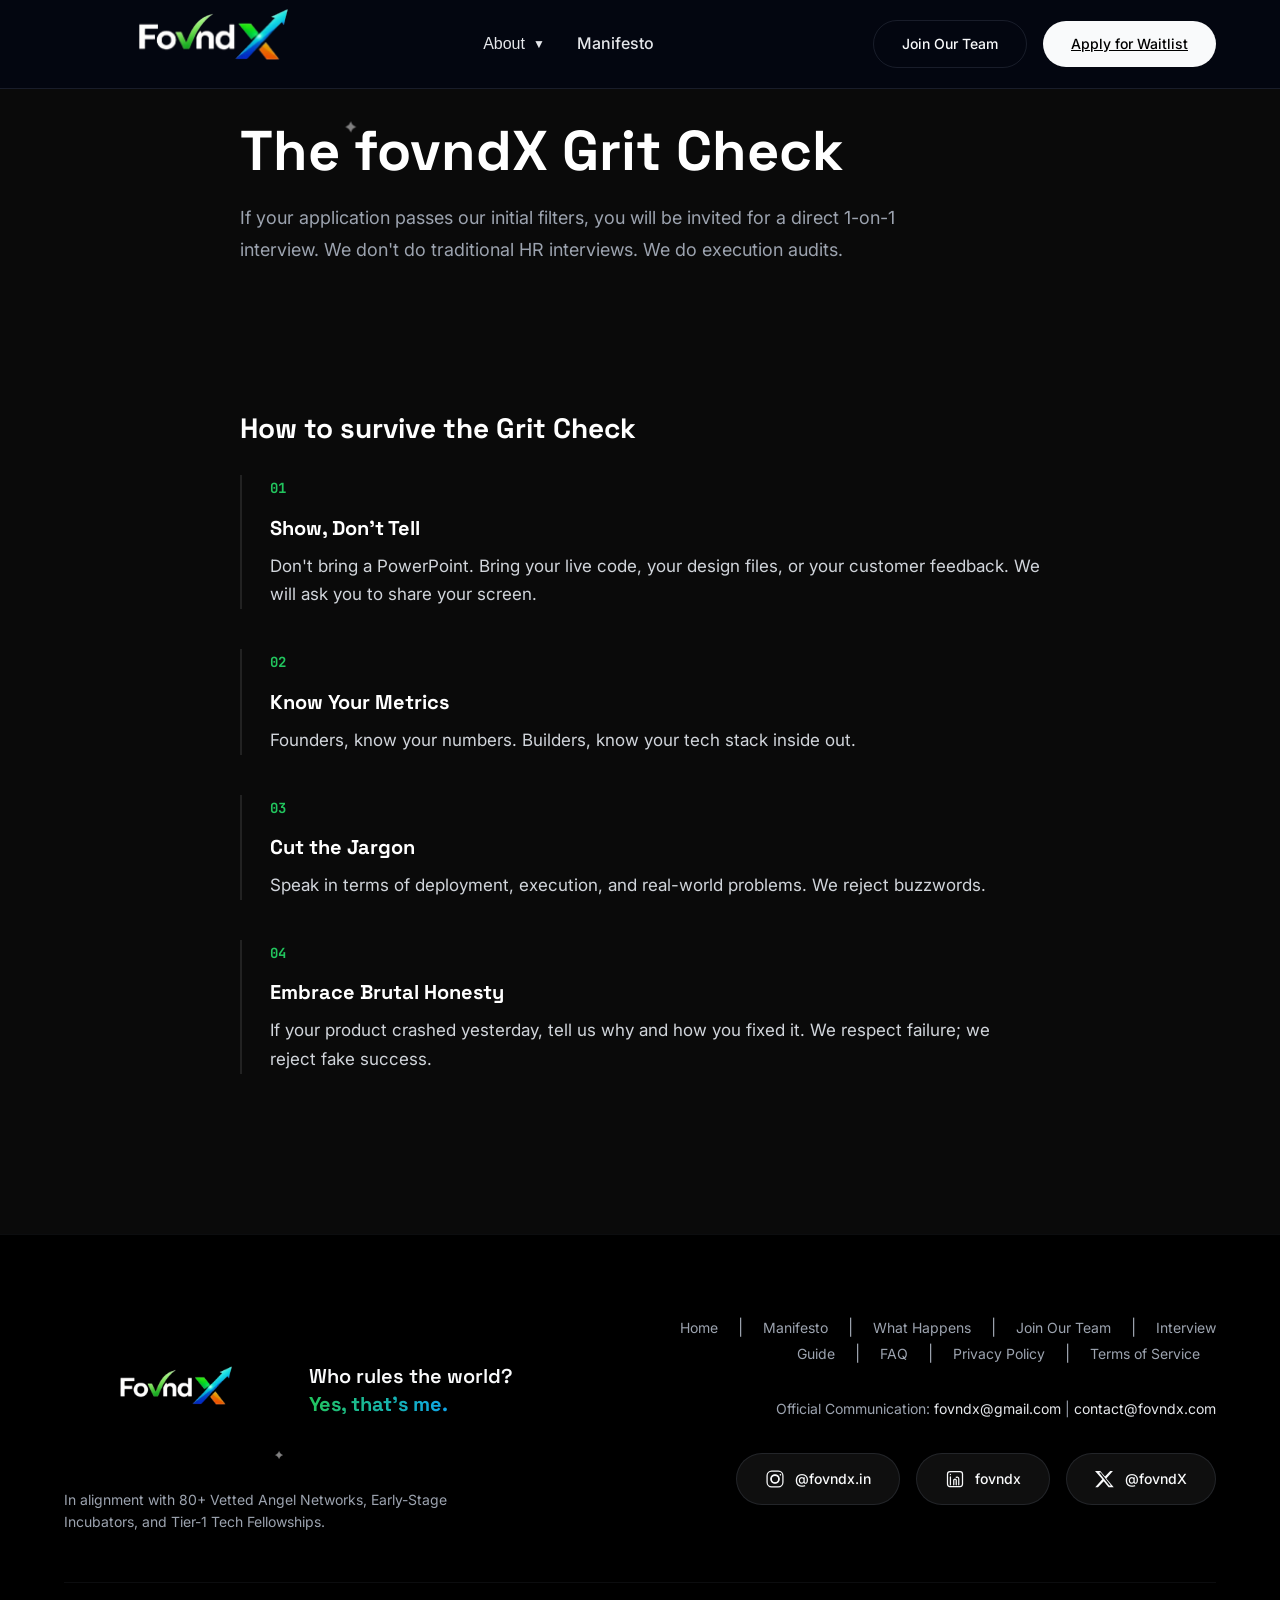
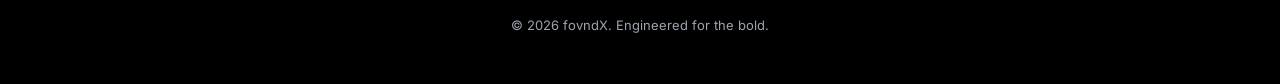
<file: interview-guide.html>
<!DOCTYPE html>
<html lang="en">
<head>
    <meta charset="UTF-8">
    <meta name="viewport" content="width=device-width, initial-scale=1.0">
    <title>Interview Guide | fovndX</title>
    <link rel="icon" type="image/x-icon" href="/favicon.ico">
    <link rel="shortcut icon" href="/favicon.ico" type="image/x-icon">
    <link rel="icon" type="image/png" sizes="16x16" href="/favicon-16x16.png">
    <link rel="icon" type="image/png" sizes="32x32" href="/favicon-32x32.png">
    <link rel="icon" type="image/png" sizes="96x96" href="/favicon-96x96.png">
    <link rel="apple-touch-icon" sizes="57x57" href="/apple-icon-57x57.png">
    <link rel="apple-touch-icon" sizes="60x60" href="/apple-icon-60x60.png">
    <link rel="apple-touch-icon" sizes="72x72" href="/apple-icon-72x72.png">
    <link rel="apple-touch-icon" sizes="76x76" href="/apple-icon-76x76.png">
    <link rel="apple-touch-icon" sizes="114x114" href="/apple-icon-114x114.png">
    <link rel="apple-touch-icon" sizes="120x120" href="/apple-icon-120x120.png">
    <link rel="apple-touch-icon" sizes="144x144" href="/apple-icon-144x144.png">
    <link rel="apple-touch-icon" sizes="152x152" href="/apple-icon-152x152.png">
    <link rel="apple-touch-icon" sizes="180x180" href="/apple-icon-180x180.png">
    <link rel="manifest" href="/manifest.json">
    <meta name="msapplication-TileColor" content="#000000">
    <meta name="msapplication-TileImage" content="/ms-icon-144x144.png">
    <meta name="theme-color" content="#000000">
    <link href="https://fonts.googleapis.com/css2?family=Inter:wght@300;400;500;600;700&family=Space+Grotesk:wght@400;500;600;700&family=JetBrains+Mono:wght=400;500;600;700&display=swap" rel="stylesheet">
    <link rel="stylesheet" href="/styles.css">
</head>
<body>
    <!-- Navbar -->
    <nav class="navbar">
        <div class="container">
            <div class="navbar-content">
                <div class="logo">
                    <a href="index.html"><img src="fovndx-logo.png" alt="fovndX Logo" class="logo-img"></a>
                </div>
                <div class="nav-links">
                    <div class="nav-dropdown">
                        <button class="nav-dropdown-btn">About <span class="dropdown-arrow">▼</span></button>
                        <div class="nav-dropdown-menu">
                            <a href="what-happens.html" class="nav-dropdown-item">What Happens at fovndX?</a>
                            <a href="apply.html" class="nav-dropdown-item">Join Our Team</a>
                            <a href="interview-guide.html" class="nav-dropdown-item">Interview Guide</a>
                            <a href="faq.html" class="nav-dropdown-item">FAQ</a>
                        </div>
                    </div>
                    <a href="index.html#manifesto" class="nav-link">Manifesto</a>
                </div>
                <div class="nav-buttons">
                    <a href="https://docs.google.com/forms/d/e/1FAIpQLSdrwDmT7ADW0hNwKk0fHFYaaN4RCf4Vatu7eyeGnV5HH7CukA/viewform?usp=publish-editor" target="_blank" rel="noopener noreferrer" class="btn-secondary">Join Our Team</a>
                    <a href="apply.html" class="btn-waitlist">Apply for Waitlist</a>
                </div>
            </div>
        </div>
    </nav>

    <!-- Hero -->
    <section class="page-hero">
        <div class="container">
            <div class="page-hero-content">
                <h1 class="page-title">The fovndX Grit Check</h1>
                <p class="page-subtitle">If your application passes our initial filters, you will be invited for a direct 1-on-1 interview. We don't do traditional HR interviews. We do execution audits.</p>
            </div>
        </div>
    </section>

    <!-- Content -->
    <section class="page-content">
        <div class="container">
            <div class="content-wrapper">
                <h2 class="section-heading">How to survive the Grit Check</h2>

                <div class="guide-item">
                    <div class="guide-number">01</div>
                    <div class="guide-content">
                        <h3>Show, Don't Tell</h3>
                        <p>Don't bring a PowerPoint. Bring your live code, your design files, or your customer feedback. We will ask you to share your screen.</p>
                    </div>
                </div>

                <div class="guide-item">
                    <div class="guide-number">02</div>
                    <div class="guide-content">
                        <h3>Know Your Metrics</h3>
                        <p>Founders, know your numbers. Builders, know your tech stack inside out.</p>
                    </div>
                </div>

                <div class="guide-item">
                    <div class="guide-number">03</div>
                    <div class="guide-content">
                        <h3>Cut the Jargon</h3>
                        <p>Speak in terms of deployment, execution, and real-world problems. We reject buzzwords.</p>
                    </div>
                </div>

                <div class="guide-item">
                    <div class="guide-number">04</div>
                    <div class="guide-content">
                        <h3>Embrace Brutal Honesty</h3>
                        <p>If your product crashed yesterday, tell us why and how you fixed it. We respect failure; we reject fake success.</p>
                    </div>
                </div>
            </div>
        </div>
    </section>

    <!-- Footer -->
    <footer class="footer">
        <div class="container">
            <div class="footer-content">
                <div class="footer-top">
                    <div class="footer-left">
                        <div class="footer-logo-section">
                            <img src="fovndx-logo.png" alt="fovndX Logo" class="footer-logo-img">
                            <div class="footer-tagline">
                                Who rules the world?
                                <br>
                                <span class="tagline-highlight">Yes, that's me.</span>
                            </div>
                        </div>
                        <div class="footer-metrics">
                            <p>In alignment with 80+ Vetted Angel Networks, Early-Stage Incubators, and Tier-1 Tech Fellowships.</p>
                        </div>
                    </div>
                    <div class="footer-right">
                        <div class="footer-links">
                            <a href="index.html">Home</a>
                            <span>|</span>
                            <a href="index.html#manifesto">Manifesto</a>
                            <span>|</span>
                            <a href="what-happens.html">What Happens</a>
                            <span>|</span>
                            <a href="apply.html">Join Our Team</a>
                            <span>|</span>
                            <a href="interview-guide.html">Interview Guide</a>
                            <span>|</span>
                            <a href="faq.html">FAQ</a>
                            <span>|</span>
                            <a href="privacy.html">Privacy Policy</a>
                            <span>|</span>
                            <a href="terms.html">Terms of Service</a>
                        </div>
                        <div class="footer-contact">
                            <p>Official Communication: <a href="mailto:fovndx@gmail.com">fovndx@gmail.com</a> | <a href="mailto:contact@fovndx.com">contact@fovndx.com</a></p>
                        </div>
                        <div class="footer-social">
                            <a href="https://www.instagram.com/fovndx.in?igsh=MXc3Mmk2a292dWlkcA==" target="_blank" rel="noopener noreferrer" class="social-link">
                                <svg class="social-icon" width="20" height="20" viewBox="0 0 24 24" fill="none" xmlns="http://www.w3.org/2000/svg">
                                    <path d="M12 7C9.23858 7 7 9.23858 7 12C7 14.7614 9.23858 17 12 17C14.7614 17 17 14.7614 17 12C17 9.23858 14.7614 7 12 7Z" stroke="currentColor" stroke-width="1.5"/>
                                    <path d="M18.5 8C18.8978 8 19.5 7.39782 19.5 7C19.5 6.60218 18.8978 6 18.5 6C18.1022 6 17.5 6.60218 17.5 7C17.5 7.39782 18.1022 8 18.5 8Z" fill="currentColor"/>
                                    <path d="M7.5 12C7.5 9.51472 9.51472 7.5 12 7.5C14.4853 7.5 16.5 9.51472 16.5 12C16.5 14.4853 14.4853 16.5 12 16.5C9.51472 16.5 7.5 14.4853 7.5 12Z" stroke="currentColor" stroke-width="1.5"/>
                                    <path d="M16 2.5H8C4.96243 2.5 2.5 4.96243 2.5 8V16C2.5 19.0376 4.96243 21.5 8 21.5H16C19.0376 21.5 21.5 19.0376 21.5 16V8C21.5 4.96243 19.0376 2.5 16 2.5Z" stroke="currentColor" stroke-width="1.5"/>
                                </svg>
                                <span class="social-text">@fovndx.in</span>
                            </a>
                            <a href="https://www.linkedin.com/company/fovndx/" target="_blank" rel="noopener noreferrer" class="social-link">
                                <svg class="social-icon" width="20" height="20" viewBox="0 0 24 24" fill="none" xmlns="http://www.w3.org/2000/svg">
                                    <path d="M6.5 9.5V19" stroke="currentColor" stroke-width="1.5" stroke-linecap="round"/>
                                    <path d="M6.5 6.5V6.6" stroke="currentColor" stroke-width="1.5" stroke-linecap="round"/>
                                    <path d="M10.5 19V13.5C10.5 11.5 13.5 11.5 13.5 13.5V19" stroke="currentColor" stroke-width="1.5" stroke-linecap="round"/>
                                    <path d="M13.5 10C14.5 9.5 16.5 9.5 16.5 12V19" stroke="currentColor" stroke-width="1.5" stroke-linecap="round"/>
                                    <path d="M6 3H18C19.6569 3 21 4.34315 21 6V18C21 19.6569 19.6569 21 18 21H6C4.34315 21 3 19.6569 3 18V6C3 4.34315 4.34315 3 6 3Z" stroke="currentColor" stroke-width="1.5"/>
                                </svg>
                                <span class="social-text">fovndx</span>
                            </a>
                            <a href="https://x.com/fovndX" target="_blank" rel="noopener noreferrer" class="social-link">
                                <svg class="social-icon" width="20" height="20" viewBox="0 0 24 24" fill="none" xmlns="http://www.w3.org/2000/svg">
                                    <path d="M18.244 2.25H21.512L13.603 11.25L22.5 21.75H16.308L10.415 14.569L3.561 21.75H0.293L8.776 12.284L0 2.25H6.288L11.967 8.963L18.244 2.25ZM17.101 19.65H19.043L6.861 4.2H4.816L17.101 19.65Z" fill="currentColor"/>
                                </svg>
                                <span class="social-text">@fovndX</span>
                            </a>
                        </div>
                    </div>
                </div>
                <div class="footer-copyright">
                    <p>© 2026 fovndX. Engineered for the bold.</p>
                </div>
            </div>
        </div>
    </footer>

    <script src="script.js"></script>
</body>
</html>
</file>
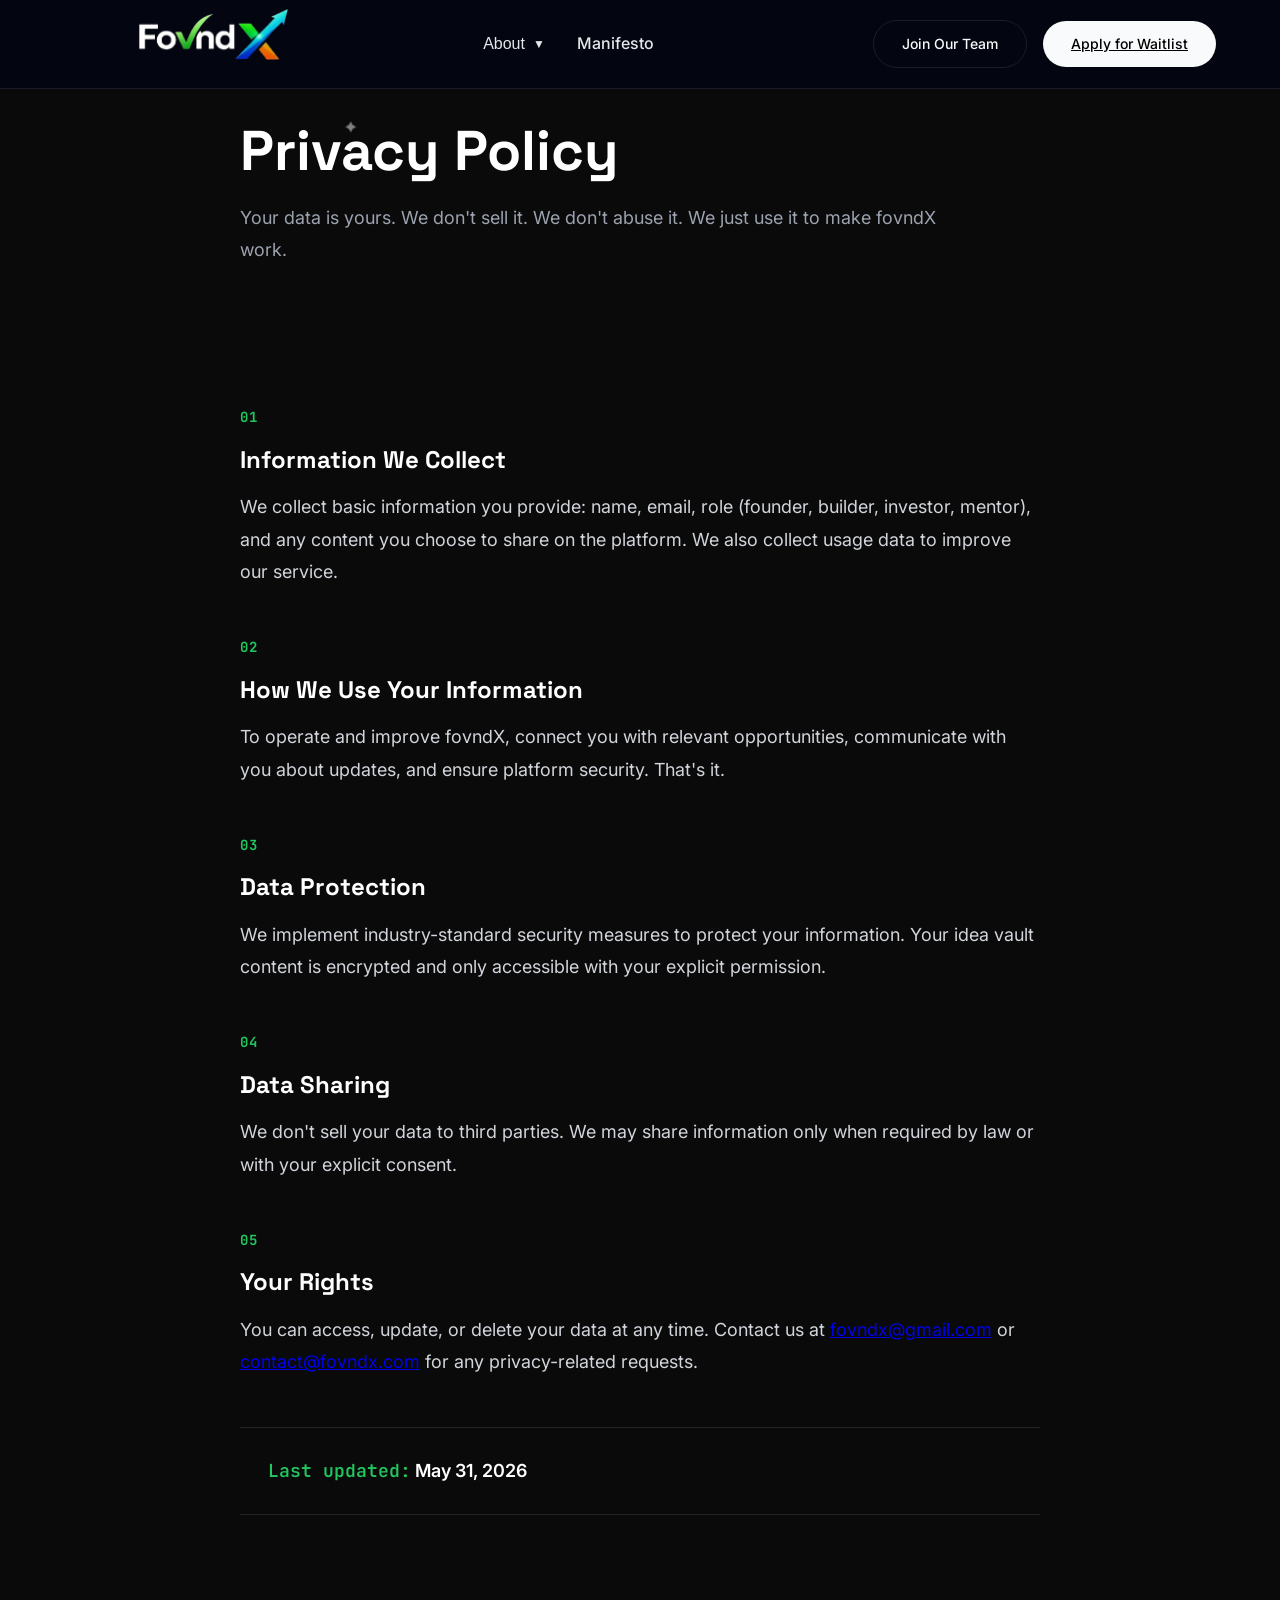
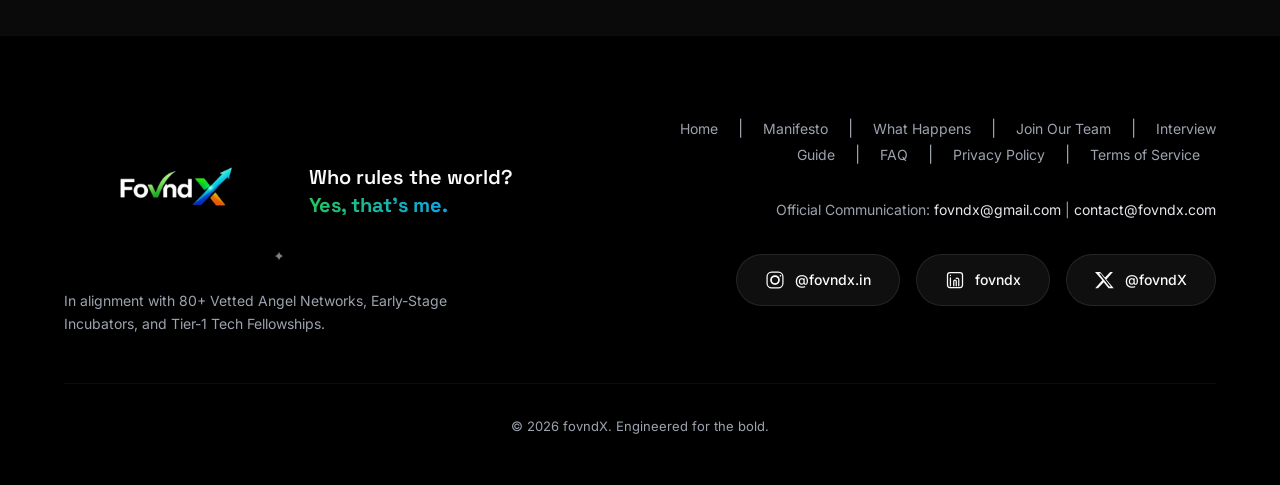
<file: privacy.html>
<!DOCTYPE html>
<html lang="en">
<head>
    <meta charset="UTF-8">
    <meta name="viewport" content="width=device-width, initial-scale=1.0">
    <title>Privacy Policy | fovndX</title>
    <link rel="icon" type="image/x-icon" href="/favicon.ico">
    <link rel="shortcut icon" href="/favicon.ico" type="image/x-icon">
    <link rel="icon" type="image/png" sizes="16x16" href="/favicon-16x16.png">
    <link rel="icon" type="image/png" sizes="32x32" href="/favicon-32x32.png">
    <link rel="icon" type="image/png" sizes="96x96" href="/favicon-96x96.png">
    <link rel="apple-touch-icon" sizes="57x57" href="/apple-icon-57x57.png">
    <link rel="apple-touch-icon" sizes="60x60" href="/apple-icon-60x60.png">
    <link rel="apple-touch-icon" sizes="72x72" href="/apple-icon-72x72.png">
    <link rel="apple-touch-icon" sizes="76x76" href="/apple-icon-76x76.png">
    <link rel="apple-touch-icon" sizes="114x114" href="/apple-icon-114x114.png">
    <link rel="apple-touch-icon" sizes="120x120" href="/apple-icon-120x120.png">
    <link rel="apple-touch-icon" sizes="144x144" href="/apple-icon-144x144.png">
    <link rel="apple-touch-icon" sizes="152x152" href="/apple-icon-152x152.png">
    <link rel="apple-touch-icon" sizes="180x180" href="/apple-icon-180x180.png">
    <link rel="manifest" href="/manifest.json">
    <meta name="msapplication-TileColor" content="#000000">
    <meta name="msapplication-TileImage" content="/ms-icon-144x144.png">
    <meta name="theme-color" content="#000000">
    <link href="https://fonts.googleapis.com/css2?family=Inter:wght@300;400;500;600;700&family=Space+Grotesk:wght=400;500;600;700&family=JetBrains+Mono:wght=400;500;600;700&display=swap" rel="stylesheet">
    <link rel="stylesheet" href="/styles.css">
</head>
<body>
    <nav class="navbar">
        <div class="container">
            <div class="navbar-content">
                <div class="logo">
                    <a href="index.html"><img src="fovndx-logo.png" alt="fovndX Logo" class="logo-img"></a>
                </div>
                <div class="nav-links">
                    <div class="nav-dropdown">
                        <button class="nav-dropdown-btn">About <span class="dropdown-arrow">▼</span></button>
                        <div class="nav-dropdown-menu">
                            <a href="what-happens.html" class="nav-dropdown-item">What Happens at fovndX?</a>
                            <a href="apply.html" class="nav-dropdown-item">Join Our Team</a>
                            <a href="interview-guide.html" class="nav-dropdown-item">Interview Guide</a>
                            <a href="faq.html" class="nav-dropdown-item">FAQ</a>
                        </div>
                    </div>
                    <a href="index.html#manifesto" class="nav-link">Manifesto</a>
                </div>
                <div class="nav-buttons">
                    <a href="https://docs.google.com/forms/d/e/1FAIpQLSdrwDmT7ADW0hNwKk0fHFYaaN4RCf4Vatu7eyeGnV5HH7CukA/viewform?usp=publish-editor" target="_blank" rel="noopener noreferrer" class="btn-secondary">Join Our Team</a>
                    <a href="apply.html" class="btn-waitlist">Apply for Waitlist</a>
                </div>
            </div>
        </div>
    </nav>

    <section class="page-hero">
        <div class="container">
            <div class="page-hero-content">
                <h1 class="page-title">Privacy Policy</h1>
                <p class="page-subtitle">Your data is yours. We don't sell it. We don't abuse it. We just use it to make fovndX work.</p>
            </div>
        </div>
    </section>

    <section class="page-content">
        <div class="container">
            <div class="content-wrapper">
                <div class="step-item">
                    <div class="step-number">01</div>
                    <h2 class="step-title">Information We Collect</h2>
                    <p class="step-desc">We collect basic information you provide: name, email, role (founder, builder, investor, mentor), and any content you choose to share on the platform. We also collect usage data to improve our service.</p>
                </div>

                <div class="step-item">
                    <div class="step-number">02</div>
                    <h2 class="step-title">How We Use Your Information</h2>
                    <p class="step-desc">To operate and improve fovndX, connect you with relevant opportunities, communicate with you about updates, and ensure platform security. That's it.</p>
                </div>

                <div class="step-item">
                    <div class="step-number">03</div>
                    <h2 class="step-title">Data Protection</h2>
                    <p class="step-desc">We implement industry-standard security measures to protect your information. Your idea vault content is encrypted and only accessible with your explicit permission.</p>
                </div>

                <div class="step-item">
                    <div class="step-number">04</div>
                    <h2 class="step-title">Data Sharing</h2>
                    <p class="step-desc">We don't sell your data to third parties. We may share information only when required by law or with your explicit consent.</p>
                </div>

                <div class="step-item">
                    <div class="step-number">05</div>
                    <h2 class="step-title">Your Rights</h2>
                    <p class="step-desc">You can access, update, or delete your data at any time. Contact us at <a href="mailto:fovndx@gmail.com">fovndx@gmail.com</a> or <a href="mailto:contact@fovndx.com">contact@fovndx.com</a> for any privacy-related requests.</p>
                </div>

                <div class="bottom-line-box">
                    <div class="bottom-line-text">
                        <span class="bottom-line-label">Last updated:</span> May 31, 2026
                    </div>
                </div>
            </div>
        </div>
    </section>

    <footer class="footer">
        <div class="container">
            <div class="footer-content">
                <div class="footer-top">
                    <div class="footer-left">
                        <div class="footer-logo-section">
                            <img src="fovndx-logo.png" alt="fovndX Logo" class="footer-logo-img">
                            <div class="footer-tagline">
                                Who rules the world?
                                <br>
                                <span class="tagline-highlight">Yes, that's me.</span>
                            </div>
                        </div>
                        <div class="footer-metrics">
                            <p>In alignment with 80+ Vetted Angel Networks, Early-Stage Incubators, and Tier-1 Tech Fellowships.</p>
                        </div>
                    </div>
                    <div class="footer-right">
                        <div class="footer-links">
                            <a href="index.html">Home</a>
                            <span>|</span>
                            <a href="index.html#manifesto">Manifesto</a>
                            <span>|</span>
                            <a href="what-happens.html">What Happens</a>
                            <span>|</span>
                            <a href="apply.html">Join Our Team</a>
                            <span>|</span>
                            <a href="interview-guide.html">Interview Guide</a>
                            <span>|</span>
                            <a href="faq.html">FAQ</a>
                            <span>|</span>
                            <a href="privacy.html">Privacy Policy</a>
                            <span>|</span>
                            <a href="terms.html">Terms of Service</a>
                        </div>
                        <div class="footer-contact">
                            <p>Official Communication: <a href="mailto:fovndx@gmail.com">fovndx@gmail.com</a> | <a href="mailto:contact@fovndx.com">contact@fovndx.com</a></p>
                        </div>
                        <div class="footer-social">
                            <a href="https://www.instagram.com/fovndx.in?igsh=MXc3Mmk2a292dWlkcA==" target="_blank" rel="noopener noreferrer" class="social-link">
                                <svg class="social-icon" width="20" height="20" viewBox="0 0 24 24" fill="none" xmlns="http://www.w3.org/2000/svg">
                                    <path d="M12 7C9.23858 7 7 9.23858 7 12C7 14.7614 9.23858 17 12 17C14.7614 17 17 14.7614 17 12C17 9.23858 14.7614 7 12 7Z" stroke="currentColor" stroke-width="1.5"/>
                                    <path d="M18.5 8C18.8978 8 19.5 7.39782 19.5 7C19.5 6.60218 18.8978 6 18.5 6C18.1022 6 17.5 6.60218 17.5 7C17.5 7.39782 18.1022 8 18.5 8Z" fill="currentColor"/>
                                    <path d="M7.5 12C7.5 9.51472 9.51472 7.5 12 7.5C14.4853 7.5 16.5 9.51472 16.5 12C16.5 14.4853 14.4853 16.5 12 16.5C9.51472 16.5 7.5 14.4853 7.5 12Z" stroke="currentColor" stroke-width="1.5"/>
                                    <path d="M16 2.5H8C4.96243 2.5 2.5 4.96243 2.5 8V16C2.5 19.0376 4.96243 21.5 8 21.5H16C19.0376 21.5 21.5 19.0376 21.5 16V8C21.5 4.96243 19.0376 2.5 16 2.5Z" stroke="currentColor" stroke-width="1.5"/>
                                </svg>
                                <span class="social-text">@fovndx.in</span>
                            </a>
                            <a href="https://www.linkedin.com/company/fovndx/" target="_blank" rel="noopener noreferrer" class="social-link">
                                <svg class="social-icon" width="20" height="20" viewBox="0 0 24 24" fill="none" xmlns="http://www.w3.org/2000/svg">
                                    <path d="M6.5 9.5V19" stroke="currentColor" stroke-width="1.5" stroke-linecap="round"/>
                                    <path d="M6.5 6.5V6.6" stroke="currentColor" stroke-width="1.5" stroke-linecap="round"/>
                                    <path d="M10.5 19V13.5C10.5 11.5 13.5 11.5 13.5 13.5V19" stroke="currentColor" stroke-width="1.5" stroke-linecap="round"/>
                                    <path d="M13.5 10C14.5 9.5 16.5 9.5 16.5 12V19" stroke="currentColor" stroke-width="1.5" stroke-linecap="round"/>
                                    <path d="M6 3H18C19.6569 3 21 4.34315 21 6V18C21 19.6569 19.6569 21 18 21H6C4.34315 21 3 19.6569 3 18V6C3 4.34315 4.34315 3 6 3Z" stroke="currentColor" stroke-width="1.5"/>
                                </svg>
                                <span class="social-text">fovndx</span>
                            </a>
                            <a href="https://x.com/fovndX" target="_blank" rel="noopener noreferrer" class="social-link">
                                <svg class="social-icon" width="20" height="20" viewBox="0 0 24 24" fill="none" xmlns="http://www.w3.org/2000/svg">
                                    <path d="M18.244 2.25H21.512L13.603 11.25L22.5 21.75H16.308L10.415 14.569L3.561 21.75H0.293L8.776 12.284L0 2.25H6.288L11.967 8.963L18.244 2.25ZM17.101 19.65H19.043L6.861 4.2H4.816L17.101 19.65Z" fill="currentColor"/>
                                </svg>
                                <span class="social-text">@fovndX</span>
                            </a>
                        </div>
                    </div>
                </div>
                <div class="footer-copyright">
                    <p>© 2026 fovndX. Engineered for the bold.</p>
                </div>
            </div>
        </div>
    </footer>

    <script src="script.js"></script>
</body>
</html>
</file>
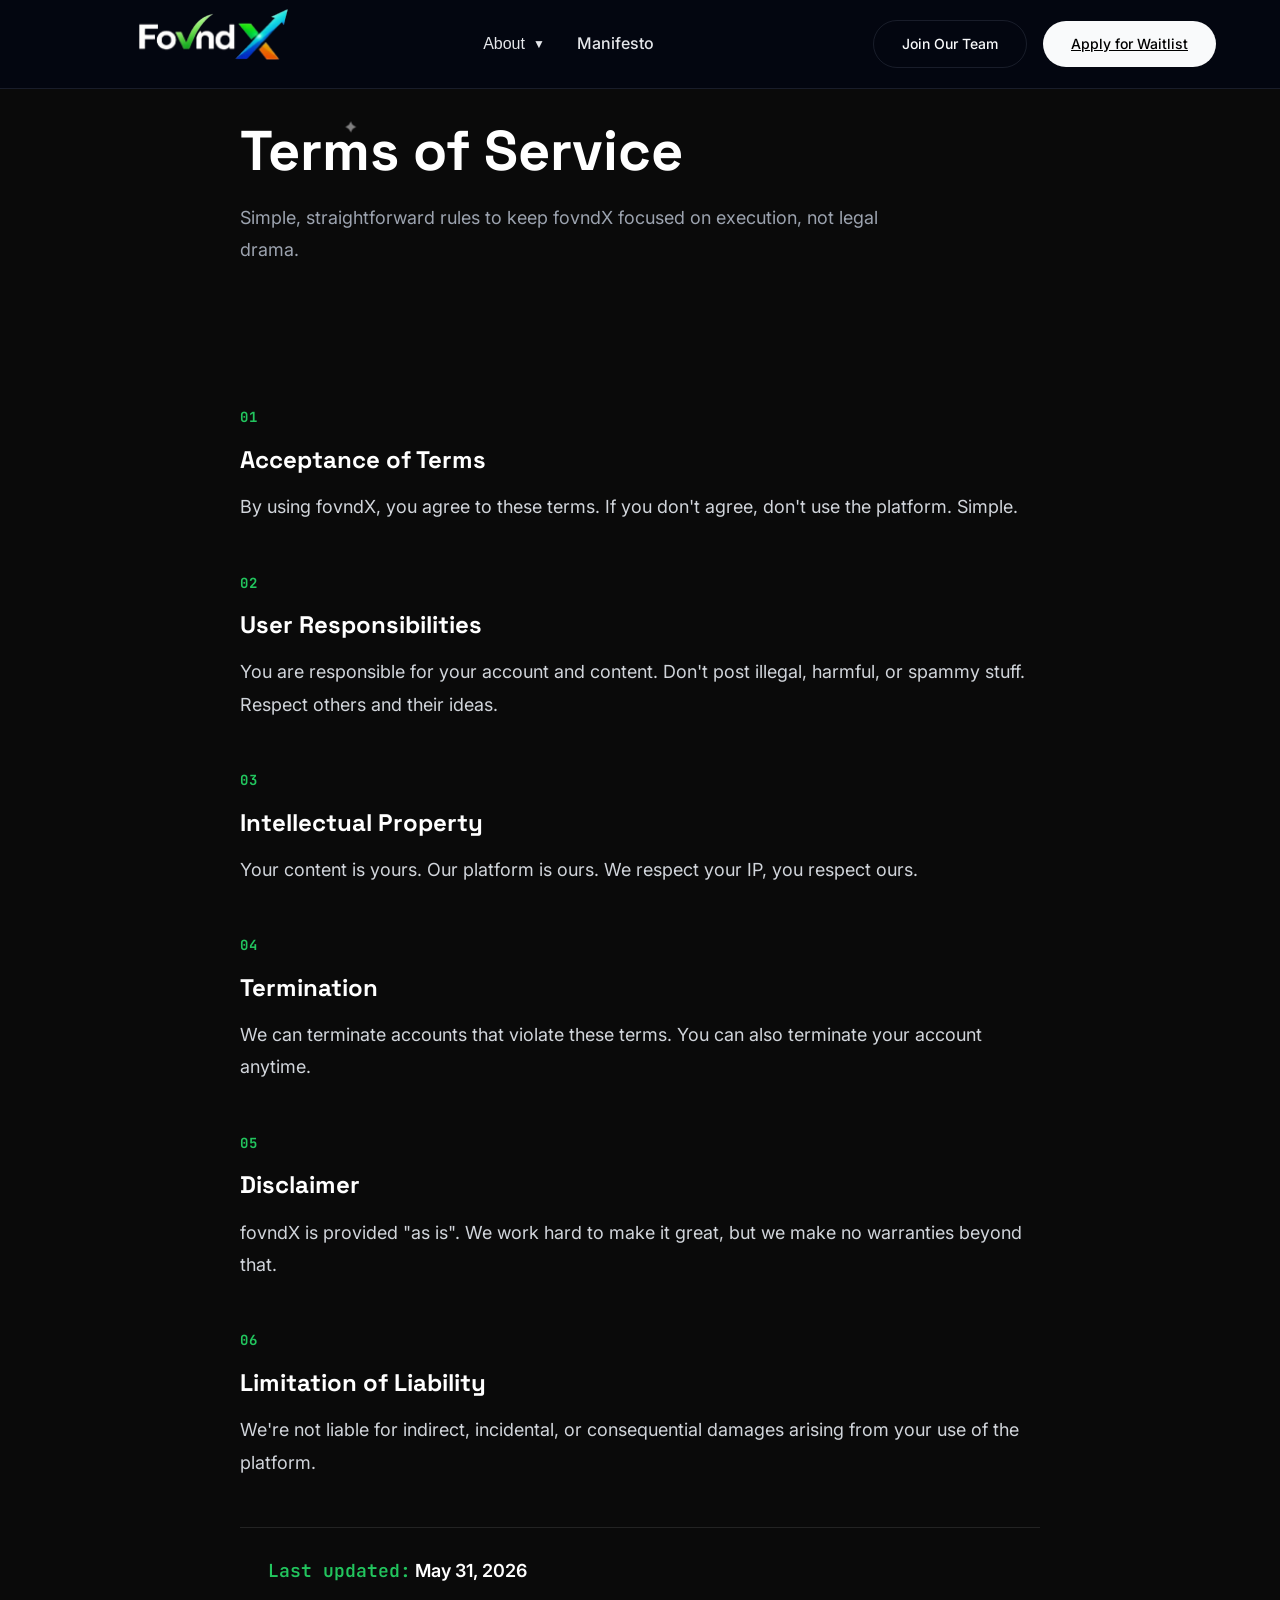
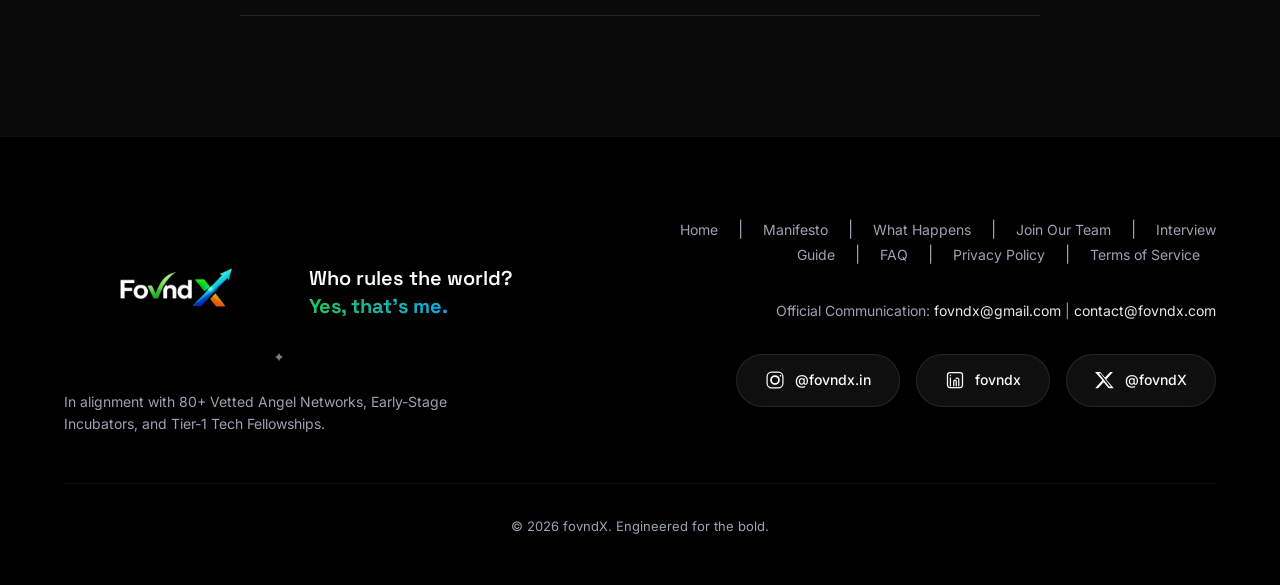
<file: terms.html>
<!DOCTYPE html>
<html lang="en">
<head>
    <meta charset="UTF-8">
    <meta name="viewport" content="width=device-width, initial-scale=1.0">
    <title>Terms of Service | fovndX</title>
    <link rel="icon" type="image/x-icon" href="/favicon.ico">
    <link rel="shortcut icon" href="/favicon.ico" type="image/x-icon">
    <link rel="icon" type="image/png" sizes="16x16" href="/favicon-16x16.png">
    <link rel="icon" type="image/png" sizes="32x32" href="/favicon-32x32.png">
    <link rel="icon" type="image/png" sizes="96x96" href="/favicon-96x96.png">
    <link rel="apple-touch-icon" sizes="57x57" href="/apple-icon-57x57.png">
    <link rel="apple-touch-icon" sizes="60x60" href="/apple-icon-60x60.png">
    <link rel="apple-touch-icon" sizes="72x72" href="/apple-icon-72x72.png">
    <link rel="apple-touch-icon" sizes="76x76" href="/apple-icon-76x76.png">
    <link rel="apple-touch-icon" sizes="114x114" href="/apple-icon-114x114.png">
    <link rel="apple-touch-icon" sizes="120x120" href="/apple-icon-120x120.png">
    <link rel="apple-touch-icon" sizes="144x144" href="/apple-icon-144x144.png">
    <link rel="apple-touch-icon" sizes="152x152" href="/apple-icon-152x152.png">
    <link rel="apple-touch-icon" sizes="180x180" href="/apple-icon-180x180.png">
    <link rel="manifest" href="/manifest.json">
    <meta name="msapplication-TileColor" content="#000000">
    <meta name="msapplication-TileImage" content="/ms-icon-144x144.png">
    <meta name="theme-color" content="#000000">
    <link href="https://fonts.googleapis.com/css2?family=Inter:wght@300;400;500;600;700&family=Space+Grotesk:wght=400;500;600;700&family=JetBrains+Mono:wght=400;500;600;700&display=swap" rel="stylesheet">
    <link rel="stylesheet" href="/styles.css">
</head>
<body>
    <nav class="navbar">
        <div class="container">
            <div class="navbar-content">
                <div class="logo">
                    <a href="index.html"><img src="fovndx-logo.png" alt="fovndX Logo" class="logo-img"></a>
                </div>
                <div class="nav-links">
                    <div class="nav-dropdown">
                        <button class="nav-dropdown-btn">About <span class="dropdown-arrow">▼</span></button>
                        <div class="nav-dropdown-menu">
                            <a href="what-happens.html" class="nav-dropdown-item">What Happens at fovndX?</a>
                            <a href="apply.html" class="nav-dropdown-item">Join Our Team</a>
                            <a href="interview-guide.html" class="nav-dropdown-item">Interview Guide</a>
                            <a href="faq.html" class="nav-dropdown-item">FAQ</a>
                        </div>
                    </div>
                    <a href="index.html#manifesto" class="nav-link">Manifesto</a>
                </div>
                <div class="nav-buttons">
                    <a href="https://docs.google.com/forms/d/e/1FAIpQLSdrwDmT7ADW0hNwKk0fHFYaaN4RCf4Vatu7eyeGnV5HH7CukA/viewform?usp=publish-editor" target="_blank" rel="noopener noreferrer" class="btn-secondary">Join Our Team</a>
                    <a href="apply.html" class="btn-waitlist">Apply for Waitlist</a>
                </div>
            </div>
        </div>
    </nav>

    <section class="page-hero">
        <div class="container">
            <div class="page-hero-content">
                <h1 class="page-title">Terms of Service</h1>
                <p class="page-subtitle">Simple, straightforward rules to keep fovndX focused on execution, not legal drama.</p>
            </div>
        </div>
    </section>

    <section class="page-content">
        <div class="container">
            <div class="content-wrapper">
                <div class="step-item">
                    <div class="step-number">01</div>
                    <h2 class="step-title">Acceptance of Terms</h2>
                    <p class="step-desc">By using fovndX, you agree to these terms. If you don't agree, don't use the platform. Simple.</p>
                </div>

                <div class="step-item">
                    <div class="step-number">02</div>
                    <h2 class="step-title">User Responsibilities</h2>
                    <p class="step-desc">You are responsible for your account and content. Don't post illegal, harmful, or spammy stuff. Respect others and their ideas.</p>
                </div>

                <div class="step-item">
                    <div class="step-number">03</div>
                    <h2 class="step-title">Intellectual Property</h2>
                    <p class="step-desc">Your content is yours. Our platform is ours. We respect your IP, you respect ours.</p>
                </div>

                <div class="step-item">
                    <div class="step-number">04</div>
                    <h2 class="step-title">Termination</h2>
                    <p class="step-desc">We can terminate accounts that violate these terms. You can also terminate your account anytime.</p>
                </div>

                <div class="step-item">
                    <div class="step-number">05</div>
                    <h2 class="step-title">Disclaimer</h2>
                    <p class="step-desc">fovndX is provided "as is". We work hard to make it great, but we make no warranties beyond that.</p>
                </div>

                <div class="step-item">
                    <div class="step-number">06</div>
                    <h2 class="step-title">Limitation of Liability</h2>
                    <p class="step-desc">We're not liable for indirect, incidental, or consequential damages arising from your use of the platform.</p>
                </div>

                <div class="bottom-line-box">
                    <div class="bottom-line-text">
                        <span class="bottom-line-label">Last updated:</span> May 31, 2026
                    </div>
                </div>
            </div>
        </div>
    </section>

    <footer class="footer">
        <div class="container">
            <div class="footer-content">
                <div class="footer-top">
                    <div class="footer-left">
                        <div class="footer-logo-section">
                            <img src="fovndx-logo.png" alt="fovndx-logo.png" alt="fovndX Logo" class="footer-logo-img">
                            <div class="footer-tagline">
                                Who rules the world?
                                <br>
                                <span class="tagline-highlight">Yes, that's me.</span>
                            </div>
                        </div>
                        <div class="footer-metrics">
                            <p>In alignment with 80+ Vetted Angel Networks, Early-Stage Incubators, and Tier-1 Tech Fellowships.</p>
                        </div>
                    </div>
                    <div class="footer-right">
                        <div class="footer-links">
                            <a href="index.html">Home</a>
                            <span>|</span>
                            <a href="index.html#manifesto">Manifesto</a>
                            <span>|</span>
                            <a href="what-happens.html">What Happens</a>
                            <span>|</span>
                            <a href="apply.html">Join Our Team</a>
                            <span>|</span>
                            <a href="interview-guide.html">Interview Guide</a>
                            <span>|</span>
                            <a href="faq.html">FAQ</a>
                            <span>|</span>
                            <a href="privacy.html">Privacy Policy</a>
                            <span>|</span>
                            <a href="terms.html">Terms of Service</a>
                        </div>
                        <div class="footer-contact">
                            <p>Official Communication: <a href="mailto:fovndx@gmail.com">fovndx@gmail.com</a> | <a href="mailto:contact@fovndx.com">contact@fovndx.com</a></p>
                        </div>
                        <div class="footer-social">
                            <a href="https://www.instagram.com/fovndx.in?igsh=MXc3Mmk2a292dWlkcA==" target="_blank" rel="noopener noreferrer" class="social-link">
                                <svg class="social-icon" width="20" height="20" viewBox="0 0 24 24" fill="none" xmlns="http://www.w3.org/2000/svg">
                                    <path d="M12 7C9.23858 7 7 9.23858 7 12C7 14.7614 9.23858 17 12 17C14.7614 17 17 14.7614 17 12C17 9.23858 14.7614 7 12 7Z" stroke="currentColor" stroke-width="1.5"/>
                                    <path d="M18.5 8C18.8978 8 19.5 7.39782 19.5 7C19.5 6.60218 18.8978 6 18.5 6C18.1022 6 17.5 6.60218 17.5 7C17.5 7.39782 18.1022 8 18.5 8Z" fill="currentColor"/>
                                    <path d="M7.5 12C7.5 9.51472 9.51472 7.5 12 7.5C14.4853 7.5 16.5 9.51472 16.5 12C16.5 14.4853 14.4853 16.5 12 16.5C9.51472 16.5 7.5 14.4853 7.5 12Z" stroke="currentColor" stroke-width="1.5"/>
                                    <path d="M16 2.5H8C4.96243 2.5 2.5 4.96243 2.5 8V16C2.5 19.0376 4.96243 21.5 8 21.5H16C19.0376 21.5 21.5 19.0376 21.5 16V8C21.5 4.96243 19.0376 2.5 16 2.5Z" stroke="currentColor" stroke-width="1.5"/>
                                </svg>
                                <span class="social-text">@fovndx.in</span>
                            </a>
                            <a href="https://www.linkedin.com/company/fovndx/" target="_blank" rel="noopener noreferrer" class="social-link">
                                <svg class="social-icon" width="20" height="20" viewBox="0 0 24 24" fill="none" xmlns="http://www.w3.org/2000/svg">
                                    <path d="M6.5 9.5V19" stroke="currentColor" stroke-width="1.5" stroke-linecap="round"/>
                                    <path d="M6.5 6.5V6.6" stroke="currentColor" stroke-width="1.5" stroke-linecap="round"/>
                                    <path d="M10.5 19V13.5C10.5 11.5 13.5 11.5 13.5 13.5V19" stroke="currentColor" stroke-width="1.5" stroke-linecap="round"/>
                                    <path d="M13.5 10C14.5 9.5 16.5 9.5 16.5 12V19" stroke="currentColor" stroke-width="1.5" stroke-linecap="round"/>
                                    <path d="M6 3H18C19.6569 3 21 4.34315 21 6V18C21 19.6569 19.6569 21 18 21H6C4.34315 21 3 19.6569 3 18V6C3 4.34315 4.34315 3 6 3Z" stroke="currentColor" stroke-width="1.5"/>
                                </svg>
                                <span class="social-text">fovndx</span>
                            </a>
                            <a href="https://x.com/fovndX" target="_blank" rel="noopener noreferrer" class="social-link">
                                <svg class="social-icon" width="20" height="20" viewBox="0 0 24 24" fill="none" xmlns="http://www.w3.org/2000/svg">
                                    <path d="M18.244 2.25H21.512L13.603 11.25L22.5 21.75H16.308L10.415 14.569L3.561 21.75H0.293L8.776 12.284L0 2.25H6.288L11.967 8.963L18.244 2.25ZM17.101 19.65H19.043L6.861 4.2H4.816L17.101 19.65Z" fill="currentColor"/>
                                </svg>
                                <span class="social-text">@fovndX</span>
                            </a>
                        </div>
                    </div>
                </div>
                <div class="footer-copyright">
                    <p>© 2026 fovndX. Engineered for the bold.</p>
                </div>
            </div>
        </div>
    </footer>

    <script src="script.js"></script>
</body>
</html>
</file>
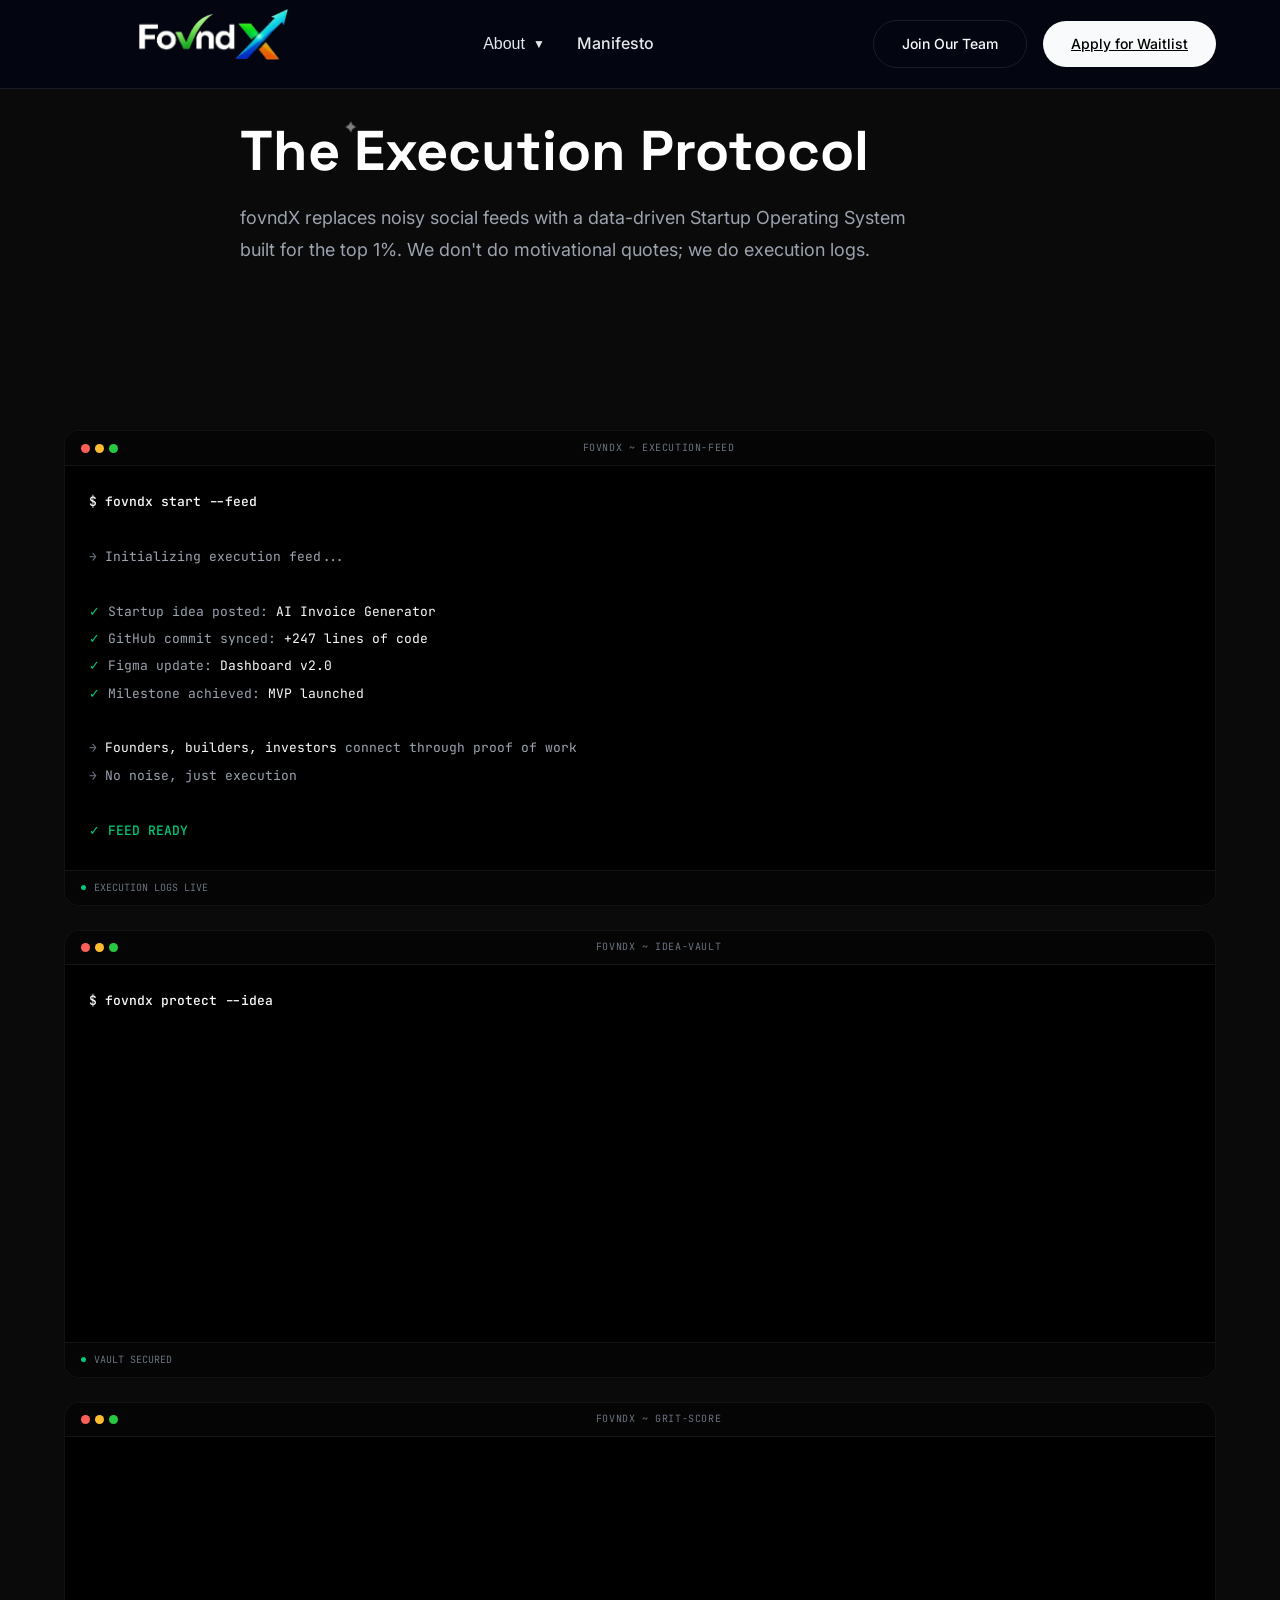
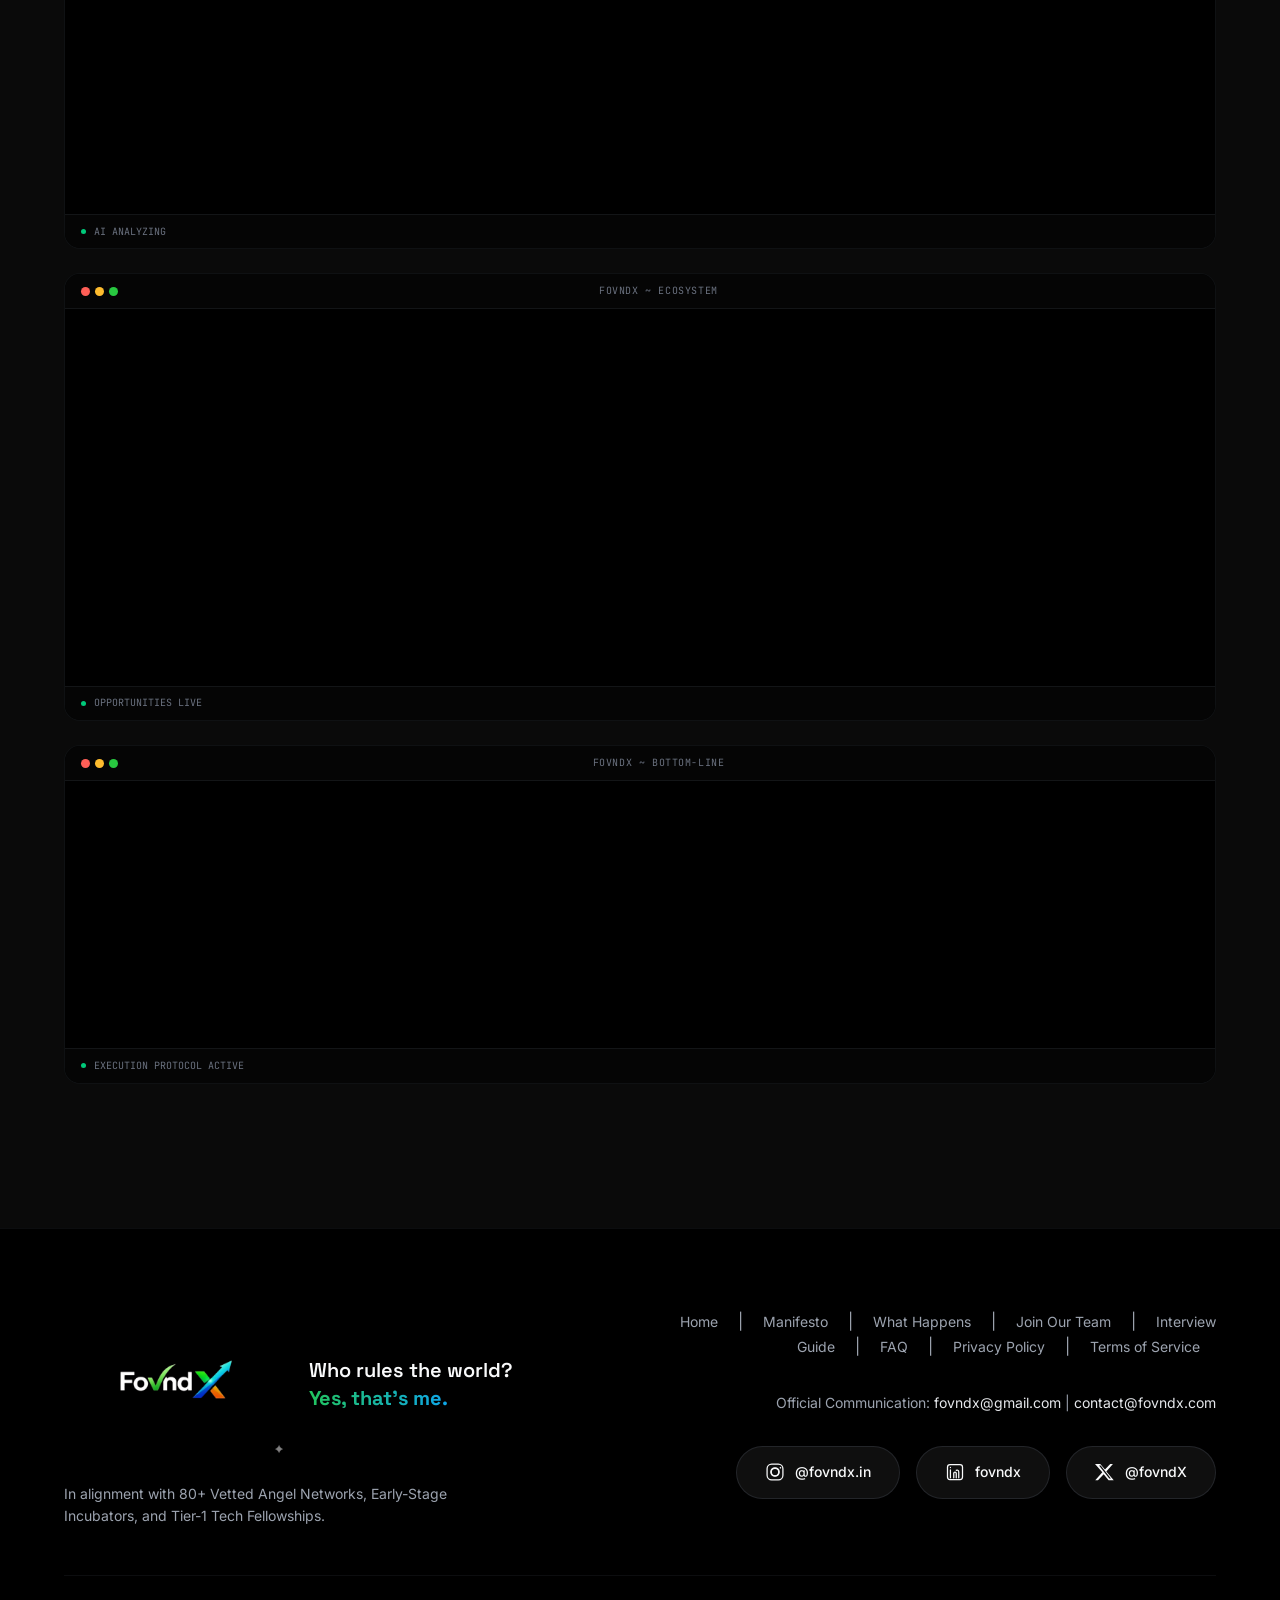
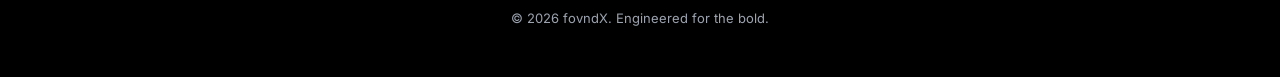
<file: what-happens.html>
<!DOCTYPE html>
<html lang="en">
<head>
    <meta charset="UTF-8">
    <meta name="viewport" content="width=device-width, initial-scale=1.0">
    <title>What Happens at fovndX? | fovndX</title>
    <link rel="icon" type="image/x-icon" href="/favicon.ico">
    <link rel="shortcut icon" href="/favicon.ico" type="image/x-icon">
    <link rel="icon" type="image/png" sizes="16x16" href="/favicon-16x16.png">
    <link rel="icon" type="image/png" sizes="32x32" href="/favicon-32x32.png">
    <link rel="icon" type="image/png" sizes="96x96" href="/favicon-96x96.png">
    <link rel="apple-touch-icon" sizes="57x57" href="/apple-icon-57x57.png">
    <link rel="apple-touch-icon" sizes="60x60" href="/apple-icon-60x60.png">
    <link rel="apple-touch-icon" sizes="72x72" href="/apple-icon-72x72.png">
    <link rel="apple-touch-icon" sizes="76x76" href="/apple-icon-76x76.png">
    <link rel="apple-touch-icon" sizes="114x114" href="/apple-icon-114x114.png">
    <link rel="apple-touch-icon" sizes="120x120" href="/apple-icon-120x120.png">
    <link rel="apple-touch-icon" sizes="144x144" href="/apple-icon-144x144.png">
    <link rel="apple-touch-icon" sizes="152x152" href="/apple-icon-152x152.png">
    <link rel="apple-touch-icon" sizes="180x180" href="/apple-icon-180x180.png">
    <link rel="manifest" href="/manifest.json">
    <meta name="msapplication-TileColor" content="#000000">
    <meta name="msapplication-TileImage" content="/ms-icon-144x144.png">
    <meta name="theme-color" content="#000000">
    <link href="https://fonts.googleapis.com/css2?family=Inter:wght@300;400;500;600;700&family=Space+Grotesk:wght@400;500;600;700&family=JetBrains+Mono:wght@400;500;600;700&display=swap" rel="stylesheet">
    <link rel="stylesheet" href="/styles.css">
</head>
<body>
    <!-- Navbar -->
    <nav class="navbar">
        <div class="container">
            <div class="navbar-content">
                <div class="logo">
                    <a href="index.html"><img src="fovndx-logo.png" alt="fovndX Logo" class="logo-img"></a>
                </div>
                <div class="nav-links">
                    <div class="nav-dropdown">
                        <button class="nav-dropdown-btn">About <span class="dropdown-arrow">▼</span></button>
                        <div class="nav-dropdown-menu">
                            <a href="what-happens.html" class="nav-dropdown-item">What Happens at fovndX?</a>
                            <a href="apply.html" class="nav-dropdown-item">Join Our Team</a>
                            <a href="interview-guide.html" class="nav-dropdown-item">Interview Guide</a>
                            <a href="faq.html" class="nav-dropdown-item">FAQ</a>
                        </div>
                    </div>
                    <a href="index.html#manifesto" class="nav-link">Manifesto</a>
                </div>
                <div class="nav-buttons">
                    <a href="https://docs.google.com/forms/d/e/1FAIpQLSdrwDmT7ADW0hNwKk0fHFYaaN4RCf4Vatu7eyeGnV5HH7CukA/viewform?usp=publish-editor" target="_blank" rel="noopener noreferrer" class="btn-secondary">Join Our Team</a>
                    <a href="apply.html" class="btn-waitlist">Apply for Waitlist</a>
                </div>
            </div>
        </div>
    </nav>

    <!-- Hero -->
    <section class="page-hero">
        <div class="container">
            <div class="page-hero-content">
                <h1 class="page-title">The Execution Protocol</h1>
                <p class="page-subtitle">fovndX replaces noisy social feeds with a data-driven Startup Operating System built for the top 1%. We don't do motivational quotes; we do execution logs.</p>
            </div>
        </div>
    </section>

    <!-- Content -->
    <section class="page-content">
        <div class="container">
            <style>
                :root {
                    --font-sans: -apple-system, BlinkMacSystemFont, 'SF Pro Display', 'Inter', 'Helvetica Neue', sans-serif;
                    --font-mono: 'JetBrains Mono', 'SF Mono', monospace;
                    --color-background-primary: #000000;
                    --color-background-secondary: #050505;
                    --color-border-primary: rgba(148, 163, 184, 0.2);
                    --color-border-secondary: rgba(148, 163, 184, 0.1);
                    --color-text-primary: #f9fafb;
                    --color-text-secondary: #9ca3af;
                    --color-text-tertiary: #6b7280;
                    --color-text-success: #00c97a;
                    --color-text-warning: #f97316;
                    --color-text-danger: #dc2626;
                    --border-radius-md: 8px;
                    --border-radius-lg: 16px;
                }
                
                .terminal-wrapper {
                    display: grid;
                    grid-template-columns: 1fr;
                    gap: 24px;
                    padding: 24px 0;
                }
                
                .terminal-box {
                    background: var(--color-background-primary);
                    border: 0.5px solid var(--color-border-secondary);
                    border-radius: var(--border-radius-lg);
                    overflow: hidden;
                }
                
                .t-bar {
                    display: flex;
                    align-items: center;
                    justify-content: space-between;
                    padding: 0.55rem 1rem;
                    border-bottom: 0.5px solid var(--color-border-secondary);
                    background: var(--color-background-secondary);
                }
                
                .t-dots {
                    display: flex;
                    gap: 5px;
                }
                
                .t-dot {
                    width: 9px;
                    height: 9px;
                    border-radius: 50%;
                }
                
                .d-r { background: #ff5f57; }
                .d-y { background: #febc2e; }
                .d-g { background: #28c840; }
                
                .t-title {
                    font-family: var(--font-mono);
                    font-size: 10px;
                    color: var(--color-text-tertiary);
                    letter-spacing: 0.06em;
                }
                
                .t-body {
                    padding: 1.5rem;
                    font-family: var(--font-mono);
                    font-size: 13px;
                    line-height: 1.8;
                    min-height: 200px;
                    position: relative;
                }
                
                .t-line {
                    color: var(--color-text-secondary);
                    display: block;
                    opacity: 0;
                    transform: translateY(4px);
                    transition: opacity 0.25s ease, transform 0.25s ease;
                    margin-bottom: 4px;
                }
                
                .t-line.show {
                    opacity: 1;
                    transform: none;
                }
                
                .t-cmd { color: var(--color-text-primary); font-weight: 500; }
                .t-success { color: var(--color-text-success); font-weight: 500; }
                .t-warning { color: var(--color-text-warning); font-weight: 500; }
                .t-muted { color: var(--color-text-tertiary); }
                .t-label { color: var(--color-text-secondary); }
                .t-val { color: var(--color-text-primary); }
                .t-check { color: var(--color-text-success); }
                .t-cross { color: var(--color-text-danger); }
                
                .t-footer {
                    padding: 0.55rem 1rem;
                    border-top: 0.5px solid var(--color-border-secondary);
                    background: var(--color-background-secondary);
                    font-family: var(--font-mono);
                    font-size: 10px;
                    color: var(--color-text-tertiary);
                    display: flex;
                    align-items: center;
                    gap: 0.5rem;
                }
                
                .status-dot {
                    width: 5px;
                    height: 5px;
                    border-radius: 50%;
                    background: var(--color-text-success);
                    animation: blink 1.5s infinite;
                }
                
                @keyframes blink {
                    0%, 100% { opacity: 1; }
                    50% { opacity: 0.3; }
                }
                
                @media (max-width: 768px) {
                    .t-body {
                        padding: 1rem;
                        font-size: 11px;
                    }
                }
            </style>
            
            <div class="terminal-wrapper">
                <!-- Terminal 1: Execution Feed -->
                <div class="terminal-box">
                    <div class="t-bar">
                        <div class="t-dots"><div class="t-dot d-r"></div><div class="t-dot d-y"></div><div class="t-dot d-g"></div></div>
                        <div class="t-title">FOVNDX ~ EXECUTION-FEED</div>
                        <div></div>
                    </div>
                    <div class="t-body" id="feedTerminal">
                        <span class="t-line" id="feed-0"><span class="t-cmd">$ fovndx start --feed</span></span>
                        <span class="t-line" id="feed-1">&nbsp;</span>
                        <span class="t-line" id="feed-2"><span class="t-muted">→</span> Initializing execution feed...</span>
                        <span class="t-line" id="feed-3">&nbsp;</span>
                        <span class="t-line" id="feed-4"><span class="t-check">✓</span> Startup idea posted: <span class="t-val">AI Invoice Generator</span></span>
                        <span class="t-line" id="feed-5"><span class="t-check">✓</span> GitHub commit synced: <span class="t-val">+247 lines of code</span></span>
                        <span class="t-line" id="feed-6"><span class="t-check">✓</span> Figma update: <span class="t-val">Dashboard v2.0</span></span>
                        <span class="t-line" id="feed-7"><span class="t-check">✓</span> Milestone achieved: <span class="t-val">MVP launched</span></span>
                        <span class="t-line" id="feed-8">&nbsp;</span>
                        <span class="t-line" id="feed-9"><span class="t-muted">→</span> <span class="t-val">Founders, builders, investors</span> connect through proof of work</span>
                        <span class="t-line" id="feed-10"><span class="t-muted">→</span> No noise, just execution</span>
                        <span class="t-line" id="feed-11">&nbsp;</span>
                        <span class="t-line" id="feed-12"><span class="t-success">✓ FEED READY</span></span>
                    </div>
                    <div class="t-footer"><div class="status-dot"></div><span id="feedStatus">EXECUTION LOGS LIVE</span></div>
                </div>

                <!-- Terminal 2: Idea Protection -->
                <div class="terminal-box">
                    <div class="t-bar">
                        <div class="t-dots"><div class="t-dot d-r"></div><div class="t-dot d-y"></div><div class="t-dot d-g"></div></div>
                        <div class="t-title">FOVNDX ~ IDEA-VAULT</div>
                        <div></div>
                    </div>
                    <div class="t-body" id="vaultTerminal">
                        <span class="t-line" id="vault-0"><span class="t-cmd">$ fovndx protect --idea</span></span>
                        <span class="t-line" id="vault-1">&nbsp;</span>
                        <span class="t-line" id="vault-2"><span class="t-muted">→</span> 2-tier protection activated</span>
                        <span class="t-line" id="vault-3">&nbsp;</span>
                        <span class="t-line" id="vault-4"><span class="t-check">✓</span> <span class="t-warning">PUBLIC MODE:</span> Teaser visible to attract talent & capital</span>
                        <span class="t-line" id="vault-5"><span class="t-check">✓</span> <span class="t-success">PROTECTED MODE:</span> Core IP locked in The Vault</span>
                        <span class="t-line" id="vault-6">&nbsp;</span>
                        <span class="t-line" id="vault-7"><span class="t-muted">→</span> Investor requests deep access...</span>
                        <span class="t-line" id="vault-8"><span class="t-muted">→</span> <span class="t-val">1-CLICK DIGITAL NDA</span> required</span>
                        <span class="t-line" id="vault-9"><span class="t-muted">→</span> NDA signed, access granted</span>
                        <span class="t-line" id="vault-10">&nbsp;</span>
                        <span class="t-line" id="vault-11"><span class="t-success">✓ IDEA PROTECTED. ZERO THEFT.</span></span>
                    </div>
                    <div class="t-footer"><div class="status-dot"></div><span id="vaultStatus">VAULT SECURED</span></div>
                </div>

                <!-- Terminal 3: Grit Score -->
                <div class="terminal-box">
                    <div class="t-bar">
                        <div class="t-dots"><div class="t-dot d-r"></div><div class="t-dot d-y"></div><div class="t-dot d-g"></div></div>
                        <div class="t-title">FOVNDX ~ GRIT-SCORE</div>
                        <div></div>
                    </div>
                    <div class="t-body" id="gritTerminal">
                        <span class="t-line" id="grit-0"><span class="t-cmd">$ fovndx score --grit</span></span>
                        <span class="t-line" id="grit-1">&nbsp;</span>
                        <span class="t-line" id="grit-2"><span class="t-muted">→</span> Analyzing execution velocity...</span>
                        <span class="t-line" id="grit-3">&nbsp;</span>
                        <span class="t-line" id="grit-4"><span class="t-check">✓</span> Commits/week: <span class="t-val">47</span></span>
                        <span class="t-line" id="grit-5"><span class="t-check">✓</span> Milestones achieved: <span class="t-val">12</span></span>
                        <span class="t-line" id="grit-6"><span class="t-check">✓</span> Revenue growth: <span class="t-val">+47%</span></span>
                        <span class="t-line" id="grit-7">&nbsp;</span>
                        <span class="t-line" id="grit-8"><span class="t-muted">→</span> Calculating Grit Score...</span>
                        <span class="t-line" id="grit-9">&nbsp;</span>
                        <span class="t-line" id="grit-10"><span class="t-success">✓ GRIT SCORE: 87</span></span>
                        <span class="t-line" id="grit-11"><span class="t-muted">→</span> <span class="t-val">Tier-1 investors unlocked</span></span>
                    </div>
                    <div class="t-footer"><div class="status-dot"></div><span id="gritStatus">AI ANALYZING</span></div>
                </div>

                <!-- Terminal 4: Ecosystem Unlock -->
                <div class="terminal-box">
                    <div class="t-bar">
                        <div class="t-dots"><div class="t-dot d-r"></div><div class="t-dot d-y"></div><div class="t-dot d-g"></div></div>
                        <div class="t-title">FOVNDX ~ ECOSYSTEM</div>
                        <div></div>
                    </div>
                    <div class="t-body" id="ecoTerminal">
                        <span class="t-line" id="eco-0"><span class="t-cmd">$ fovndx unlock --ecosystem</span></span>
                        <span class="t-line" id="eco-1">&nbsp;</span>
                        <span class="t-line" id="eco-2"><span class="t-muted">→</span> High Grit Score detected</span>
                        <span class="t-line" id="eco-3">&nbsp;</span>
                        <span class="t-line" id="eco-4"><span class="t-check">✓</span> <span class="t-val">Tier-1 investors</span>: 17 connected</span>
                        <span class="t-line" id="eco-5"><span class="t-check">✓</span> <span class="t-val">Elite builders</span>: 53 matched</span>
                        <span class="t-line" id="eco-6"><span class="t-check">✓</span> <span class="t-val">1-click micro-funding</span>: Available</span>
                        <span class="t-line" id="eco-7">&nbsp;</span>
                        <span class="t-line" id="eco-8"><span class="t-muted">→</span> Direct connections, no middlemen</span>
                        <span class="t-line" id="eco-9"><span class="t-muted">→</span> No fluff, just opportunities</span>
                        <span class="t-line" id="eco-10">&nbsp;</span>
                        <span class="t-line" id="eco-11"><span class="t-success">✓ ECOSYSTEM UNLOCKED</span></span>
                    </div>
                    <div class="t-footer"><div class="status-dot"></div><span id="ecoStatus">OPPORTUNITIES LIVE</span></div>
                </div>

                <!-- Terminal 5: Bottom Line -->
                <div class="terminal-box">
                    <div class="t-bar">
                        <div class="t-dots"><div class="t-dot d-r"></div><div class="t-dot d-y"></div><div class="t-dot d-g"></div></div>
                        <div class="t-title">FOVNDX ~ BOTTOM-LINE</div>
                        <div></div>
                    </div>
                    <div class="t-body" id="bottomTerminal">
                        <span class="t-line" id="bottom-0"><span class="t-cmd">$ fovndx summary</span></span>
                        <span class="t-line" id="bottom-1">&nbsp;</span>
                        <span class="t-line" id="bottom-2"><span class="t-val">YOU:</span> Ship code, share progress</span>
                        <span class="t-line" id="bottom-3"><span class="t-val">WE:</span> Handle trust, talent, and capital</span>
                        <span class="t-line" id="bottom-4">&nbsp;</span>
                        <span class="t-line" id="bottom-5"><span class="t-muted">→</span> That's the Execution Protocol</span>
                        <span class="t-line" id="bottom-6">&nbsp;</span>
                        <span class="t-line" id="bottom-7"><span class="t-success">✓ READY TO BUILD</span></span>
                    </div>
                    <div class="t-footer"><div class="status-dot"></div><span id="bottomStatus">EXECUTION PROTOCOL ACTIVE</span></div>
                </div>
            </div>

            <script>
                function animateTerminal(elementId, lineCount, delay = 100) {
                    for (let i = 0; i < lineCount; i++) {
                        setTimeout(() => {
                            const el = document.getElementById(`${elementId}-${i}`);
                            if (el) el.classList.add('show');
                        }, i * delay);
                    }
                }

                // Animate all terminals on load
                document.addEventListener('DOMContentLoaded', function() {
                    setTimeout(() => animateTerminal('feed', 13, 120), 300);
                    setTimeout(() => animateTerminal('vault', 12, 120), 1800);
                    setTimeout(() => animateTerminal('grit', 12, 120), 3300);
                    setTimeout(() => animateTerminal('eco', 12, 120), 4800);
                    setTimeout(() => animateTerminal('bottom', 8, 120), 6300);
                });
            </script>
        </div>
    </section>

    <!-- Footer -->
    <footer class="footer">
        <div class="container">
            <div class="footer-content">
                <div class="footer-top">
                    <div class="footer-left">
                        <div class="footer-logo-section">
                            <img src="fovndx-logo.png" alt="fovndX Logo" class="footer-logo-img">
                            <div class="footer-tagline">
                                Who rules the world?
                                <br>
                                <span class="tagline-highlight">Yes, that's me.</span>
                            </div>
                        </div>
                        <div class="footer-metrics">
                            <p>In alignment with 80+ Vetted Angel Networks, Early-Stage Incubators, and Tier-1 Tech Fellowships.</p>
                        </div>
                    </div>
                    <div class="footer-right">
                        <div class="footer-links">
                            <a href="index.html">Home</a>
                            <span>|</span>
                            <a href="index.html#manifesto">Manifesto</a>
                            <span>|</span>
                            <a href="what-happens.html">What Happens</a>
                            <span>|</span>
                            <a href="apply.html">Join Our Team</a>
                            <span>|</span>
                            <a href="interview-guide.html">Interview Guide</a>
                            <span>|</span>
                            <a href="faq.html">FAQ</a>
                            <span>|</span>
                            <a href="privacy.html">Privacy Policy</a>
                            <span>|</span>
                            <a href="terms.html">Terms of Service</a>
                        </div>
                        <div class="footer-contact">
                            <p>Official Communication: <a href="mailto:fovndx@gmail.com">fovndx@gmail.com</a> | <a href="mailto:contact@fovndx.com">contact@fovndx.com</a></p>
                        </div>
                        <div class="footer-social">
                            <a href="https://www.instagram.com/fovndx.in?igsh=MXc3Mmk2a292dWlkcA==" target="_blank" rel="noopener noreferrer" class="social-link">
                                <svg class="social-icon" width="20" height="20" viewBox="0 0 24 24" fill="none" xmlns="http://www.w3.org/2000/svg">
                                    <path d="M12 7C9.23858 7 7 9.23858 7 12C7 14.7614 9.23858 17 12 17C14.7614 17 17 14.7614 17 12C17 9.23858 14.7614 7 12 7Z" stroke="currentColor" stroke-width="1.5"/>
                                    <path d="M18.5 8C18.8978 8 19.5 7.39782 19.5 7C19.5 6.60218 18.8978 6 18.5 6C18.1022 6 17.5 6.60218 17.5 7C17.5 7.39782 18.1022 8 18.5 8Z" fill="currentColor"/>
                                    <path d="M7.5 12C7.5 9.51472 9.51472 7.5 12 7.5C14.4853 7.5 16.5 9.51472 16.5 12C16.5 14.4853 14.4853 16.5 12 16.5C9.51472 16.5 7.5 14.4853 7.5 12Z" stroke="currentColor" stroke-width="1.5"/>
                                    <path d="M16 2.5H8C4.96243 2.5 2.5 4.96243 2.5 8V16C2.5 19.0376 4.96243 21.5 8 21.5H16C19.0376 21.5 21.5 19.0376 21.5 16V8C21.5 4.96243 19.0376 2.5 16 2.5Z" stroke="currentColor" stroke-width="1.5"/>
                                </svg>
                                <span class="social-text">@fovndx.in</span>
                            </a>
                            <a href="https://www.linkedin.com/company/fovndx/" target="_blank" rel="noopener noreferrer" class="social-link">
                                <svg class="social-icon" width="20" height="20" viewBox="0 0 24 24" fill="none" xmlns="http://www.w3.org/2000/svg">
                                    <path d="M6.5 9.5V19" stroke="currentColor" stroke-width="1.5" stroke-linecap="round"/>
                                    <path d="M6.5 6.5V6.6" stroke="currentColor" stroke-width="1.5" stroke-linecap="round"/>
                                    <path d="M10.5 19V13.5C10.5 11.5 13.5 11.5 13.5 13.5V19" stroke="currentColor" stroke-width="1.5" stroke-linecap="round"/>
                                    <path d="M13.5 10C14.5 9.5 16.5 9.5 16.5 12V19" stroke="currentColor" stroke-width="1.5" stroke-linecap="round"/>
                                    <path d="M6 3H18C19.6569 3 21 4.34315 21 6V18C21 19.6569 19.6569 21 18 21H6C4.34315 21 3 19.6569 3 18V6C3 4.34315 4.34315 3 6 3Z" stroke="currentColor" stroke-width="1.5"/>
                                </svg>
                                <span class="social-text">fovndx</span>
                            </a>
                            <a href="https://x.com/fovndX" target="_blank" rel="noopener noreferrer" class="social-link">
                                <svg class="social-icon" width="20" height="20" viewBox="0 0 24 24" fill="none" xmlns="http://www.w3.org/2000/svg">
                                    <path d="M18.244 2.25H21.512L13.603 11.25L22.5 21.75H16.308L10.415 14.569L3.561 21.75H0.293L8.776 12.284L0 2.25H6.288L11.967 8.963L18.244 2.25ZM17.101 19.65H19.043L6.861 4.2H4.816L17.101 19.65Z" fill="currentColor"/>
                                </svg>
                                <span class="social-text">@fovndX</span>
                            </a>
                        </div>
                    </div>
                </div>
                <div class="footer-copyright">
                    <p>© 2026 fovndX. Engineered for the bold.</p>
                </div>
            </div>
        </div>
    </footer>

    <script src="script.js"></script>
</body>
</html>
</file>
<file: styles.css>
* {
    margin: 0;
    padding: 0;
    box-sizing: border-box;
}

:root {
    --bg-primary: #000000;
    --bg-secondary: #000000;
    --bg-tertiary: #000000;
    --text-primary: #f9fafb;
    --text-secondary: #e5e7eb;
    --text-muted: #9ca3af;
    --border-color: rgba(148, 163, 184, 0.15);
    --border-subtle: rgba(148, 163, 184, 0.08);
    --glass-bg: rgba(15, 23, 42, 0.85);
    --glass-border: rgba(148, 163, 184, 0.1);
    --accent-primary: #22c55e;
    --accent-secondary: #4ade80;
    --accent-gradient: #22c55e;
    --shadow-soft: 0 10px 40px rgba(0, 0, 0, 0.4);
    --shadow-medium: 0 20px 60px rgba(0, 0, 0, 0.5);
}

html {
    scroll-behavior: smooth;
    -webkit-overflow-scrolling: touch;
    scroll-padding-top: 100px;
}

body {
    font-family: -apple-system, BlinkMacSystemFont, 'SF Pro Display', 'Inter', 'Helvetica Neue', sans-serif;
    background-color: #000000;
    color: var(--text-primary);
    line-height: 1.6;
    overflow-x: hidden;
    margin: 0;
    padding: 0;
    -webkit-font-smoothing: antialiased;
    -moz-osx-font-smoothing: grayscale;
    position: relative;
}

/* Professional subtle dot grid background */
body::before {
    content: '';
    position: fixed;
    top: 0;
    left: 0;
    width: 100%;
    height: 100%;
    background-image: radial-gradient(circle, rgba(148, 163, 184, 0.15) 1px, transparent 1px);
    background-size: 24px 24px;
    pointer-events: none;
    z-index: 0;
}

/* Ensure all content is above the dot grid */
.navbar, section, footer {
    position: relative;
    z-index: 1;
}

.container {
    max-width: 1200px;
    margin: 0 auto;
    padding: 0 24px;
}

/* Navbar */
.navbar {
    position: fixed;
    top: 0;
    left: 0;
    right: 0;
    z-index: 1000;
    background: rgba(3, 7, 18, 0.85);
    backdrop-filter: blur(30px);
    -webkit-backdrop-filter: blur(30px);
    border-bottom: 1px solid rgba(148, 163, 184, 0.15);
    margin: 0;
    padding: 0;
    transform: translateY(0);
    transition: all 0.6s cubic-bezier(0.4, 0, 0.2, 1);
}

.navbar.hidden {
    transform: translateY(-100%);
}

.navbar.scrolled {
    background: rgba(3, 7, 18, 0.92);
    border-bottom: 1px solid rgba(148, 163, 184, 0.15);
}

.navbar-content {
    display: flex;
    justify-content: space-between;
    align-items: center;
    padding: 0;
    height: 88px;
    transition: height 0.5s cubic-bezier(0.25, 0.46, 0.45, 0.94);
}

.navbar.scrolled .navbar-content {
    height: 72px;
}

.logo {
    display: flex;
    align-items: center;
}

.logo-img {
    width: 200px;
    height: auto;
    transform-origin: left;
    transform: scale(1.5);
    object-fit: contain;
    transition: transform 0.5s cubic-bezier(0.25, 0.46, 0.45, 0.94);
}

.navbar.scrolled .logo-img {
    transform: scale(1.3);
}

.nav-links {
    display: flex;
    gap: 8px;
}

.nav-dropdown {
    position: relative;
}

.nav-dropdown-btn {
    background: transparent;
    border: none;
    color: var(--text-secondary);
    font-size: 16px;
    font-weight: 500;
    cursor: pointer;
    display: flex;
    align-items: center;
    gap: 8px;
    padding: 8px 0;
    transition: color 0.3s ease;
}

.nav-dropdown-btn:hover {
    color: var(--text-primary);
}

.dropdown-arrow {
    font-size: 12px;
    transition: transform 0.3s ease;
}

.nav-dropdown:hover .dropdown-arrow {
    transform: rotate(180deg);
}

.nav-dropdown-menu {
    position: absolute;
    top: 100%;
    left: 0;
    margin-top: 8px;
    background: rgba(15, 23, 42, 0.6);
    backdrop-filter: blur(20px);
    -webkit-backdrop-filter: blur(20px);
    border: 1px solid var(--border-color);
    border-radius: 12px;
    min-width: 240px;
    padding: 8px 0;
    opacity: 0;
    visibility: hidden;
    transform: translateY(-10px);
    transition: all 0.3s ease;
    box-shadow: 0 10px 40px rgba(0,0,0,0.4);
    z-index: 1000;
}

.nav-dropdown:hover .nav-dropdown-menu {
    opacity: 1;
    visibility: visible;
    transform: translateY(0);
}

.nav-dropdown-item {
    display: block;
    padding: 12px 20px;
    color: var(--text-secondary);
    text-decoration: none;
    font-size: 15px;
    transition: all 0.2s ease;
}

.nav-dropdown-item:hover {
    color: var(--text-primary);
    background: rgba(34, 197, 94, 0.08);
}

.nav-link {
    color: var(--text-secondary);
    font-size: 16px;
    font-weight: 500;
    text-decoration: none;
    padding: 8px 0;
    transition: color 0.3s ease;
}

.nav-link:hover {
    color: var(--text-primary);
}

.nav-links {
    display: flex;
    gap: 32px;
    align-items: center;
}

.nav-role-btn {
    background: transparent;
    border: 1px solid transparent;
    color: var(--text-secondary);
    padding: 10px 20px;
    border-radius: 100px;
    font-size: 14px;
    font-weight: 500;
    cursor: pointer;
    transition: all 0.3s ease;
}

.nav-role-btn:hover {
    color: var(--text-primary);
    background: rgba(255, 255, 255, 0.05);
    border-color: rgba(255, 255, 255, 0.1);
}

.nav-role-btn.active {
    color: #22c55e;
    background: rgba(34, 197, 94, 0.1);
    border-color: rgba(34, 197, 94, 0.2);
}

.nav-buttons {
    display: flex;
    gap: 16px;
    align-items: center;
}

.btn-secondary {
    background: transparent;
    border: 1px solid var(--border-color);
    color: var(--text-primary);
    padding: 12px 28px;
    border-radius: 100px;
    font-size: 14px;
    font-weight: 500;
    cursor: pointer;
    transition: all 0.3s ease;
    text-decoration: none;
}

.btn-secondary:hover {
    background: var(--bg-tertiary);
    border-color: rgba(255, 255, 255, 0.15);
    transform: translateY(-1px);
}

.btn-waitlist {
    background: var(--text-primary);
    border: none;
    color: var(--bg-primary);
    padding: 12px 28px;
    border-radius: 100px;
    font-size: 14px;
    font-weight: 500;
    cursor: pointer;
    transition: all 0.3s ease;
}

.btn-waitlist:hover {
    transform: translateY(-1px);
    background: #e4e4e7;
}

.btn-primary {
    background: #ffffff;
    border: none;
    color: #000000;
    padding: 16px 40px;
    border-radius: 100px;
    font-size: 16px;
    font-weight: 700;
    cursor: pointer;
    transition: all 0.3s ease;
    text-decoration: none;
}

.btn-primary:hover {
    transform: translateY(-2px);
    box-shadow: 0 10px 40px rgba(255, 255, 255, 0.15);
    background: #f0f0f0;
}

/* Hero Section */
.hero {
    padding: 180px 0 120px;
    min-height: 100vh;
    display: flex;
    align-items: center;
    position: relative;
    overflow: hidden;
    background: radial-gradient(ellipse at top, #000000 0%, #000000 70%);
}

.hero::before {
    content: '';
    position: absolute;
    top: 0;
    left: 0;
    right: 0;
    bottom: 0;
    background: radial-gradient(circle at 50% -20%, rgba(255,255,255,0.03) 0%, transparent 50%);
    pointer-events: none;
}

/* Faded Background Text */
.faded-bg-text {
    position: absolute;
    inset: 0;
    pointer-events: none;
    z-index: 0;
    overflow: hidden;
    display: flex;
    flex-direction: column;
    justify-content: flex-start;
    align-items: center;
    padding-top: 120px;
    gap: 20px;
}

.bg-line {
    font-family: 'Space Grotesk', sans-serif;
    font-weight: 700;
    font-style: italic;
    font-size: clamp(60px, 12vw, 140px);
    color: transparent;
    white-space: nowrap;
    user-select: none;
    text-transform: uppercase;
    letter-spacing: 0.05em;
    background-image: 
        radial-gradient(circle, rgba(255,255,255,0.15) 1px, transparent 1px),
        linear-gradient(135deg, rgba(255,255,255,0.2), rgba(200,200,200,0.12), rgba(255,255,255,0.2));
    background-size: 8px 8px, 200% 200%;
    -webkit-background-clip: text;
    background-clip: text;
    width: max-content;
    animation: 
        gradientPulse 8s ease-in-out infinite,
        scrollLeft 35s linear infinite;
    opacity: 0.3;
}

.line-2 {
    animation: 
        gradientPulse 8s ease-in-out infinite reverse,
        scrollRight 35s linear infinite;
}

@keyframes scrollLeft {
    0% {
        transform: translateX(0);
    }
    100% {
        transform: translateX(-50%);
    }
}

@keyframes scrollRight {
    0% {
        transform: translateX(-50%);
    }
    100% {
        transform: translateX(0);
    }
}

@keyframes gradientPulse {
    0%, 100% {
        background-position: 0% 0%, 0% 0%;
    }
    50% {
        background-position: 100% 100%, 100% 100%;
    }
}

/* Hero Blobs */
.hero-blobs {
    position: absolute;
    inset: 0;
    overflow: hidden;
    pointer-events: none;
    z-index: 0;
}

.blob {
    position: absolute;
    border-radius: 50%;
    filter: blur(80px);
    opacity: 0.3;
}

.blob-1 {
    width: 400px;
    height: 400px;
    background: rgba(34, 197, 94, 0.3);
    top: 10%;
    left: 5%;
    animation: float 20s ease-in-out infinite;
}

.blob-2 {
    width: 300px;
    height: 300px;
    background: rgba(14, 165, 233, 0.3);
    top: 60%;
    right: 10%;
    animation: float 25s ease-in-out infinite reverse;
}

.blob-3 {
    width: 250px;
    height: 250px;
    background: rgba(168, 85, 247, 0.25);
    bottom: 20%;
    left: 20%;
    animation: float 18s ease-in-out infinite;
}

.blob-4 {
    width: 200px;
    height: 200px;
    background: rgba(245, 158, 11, 0.2);
    bottom: 30%;
    right: 30%;
    animation: float 22s ease-in-out infinite reverse;
}

@keyframes float {
    0%, 100% {
        transform: translate(0, 0);
    }
    33% {
        transform: translate(30px, -30px);
    }
    66% {
        transform: translate(-20px, 20px);
    }
}

/* Particles */
.particles {
    position: absolute;
    inset: 0;
    overflow: hidden;
    pointer-events: none;
    z-index: 0;
}

.particle {
    position: absolute;
    width: 4px;
    height: 4px;
    background: rgba(255, 255, 255, 0.3);
    border-radius: 50%;
    animation: particleFloat 15s ease-in-out infinite;
}

.particle:nth-child(1) { top: 20%; left: 10%; animation-delay: 0s; }
.particle:nth-child(2) { top: 40%; left: 80%; animation-delay: 2s; }
.particle:nth-child(3) { top: 60%; left: 30%; animation-delay: 4s; }
.particle:nth-child(4) { top: 80%; left: 70%; animation-delay: 6s; }
.particle:nth-child(5) { top: 30%; left: 50%; animation-delay: 8s; }
.particle:nth-child(6) { top: 70%; left: 20%; animation-delay: 10s; }
.particle:nth-child(7) { top: 10%; left: 60%; animation-delay: 12s; }
.particle:nth-child(8) { top: 50%; left: 90%; animation-delay: 14s; }
.particle:nth-child(9) { top: 90%; left: 40%; animation-delay: 1s; }
.particle:nth-child(10) { top: 15%; left: 35%; animation-delay: 3s; }

@keyframes particleFloat {
    0%, 100% {
        transform: translateY(0) scale(1);
        opacity: 0.3;
    }
    50% {
        transform: translateY(-20px) scale(1.2);
        opacity: 0.6;
    }
}

/* Tech Grid */
.tech-grid {
    position: absolute;
    inset: 0;
    overflow: hidden;
    pointer-events: none;
    z-index: 0;
}

.grid-container {
    position: absolute;
    top: 0;
    left: 0;
    width: 200%;
    height: 200%;
    background-image: 
        linear-gradient(rgba(148, 163, 184, 0.05) 1px, transparent 1px),
        linear-gradient(90deg, rgba(148, 163, 184, 0.05) 1px, transparent 1px);
    background-size: 40px 40px;
    transform: rotate(-5deg);
    animation: gridMove 40s linear infinite;
}

@keyframes gridMove {
    0% {
        transform: rotate(-5deg) translate(0, 0);
    }
    100% {
        transform: rotate(-5deg) translate(-40px, -40px);
    }
}

.hero-layout {
    display: grid;
    grid-template-columns: 1.2fr 0.8fr;
    gap: 80px;
    align-items: start;
    position: relative;
    z-index: 10;
}

.hero-left {
    text-align: left;
}

.hero-label {
    margin-bottom: 32px;
}

.hero-pill {
    display: inline-block;
    background: transparent;
    border: 1px solid rgba(148, 163, 184, 0.2);
    padding: 8px 20px;
    border-radius: 100px;
    font-size: 12px;
    font-weight: 700;
    text-transform: uppercase;
    letter-spacing: 0.15em;
    color: #9ca3af;
}

.hero-main-heading {
    font-size: clamp(36px, 5vw, 56px);
    font-weight: 800;
    line-height: 1.1;
    letter-spacing: -0.03em;
    margin: 0 0 24px 0;
}

.logo-gradient {
    background: linear-gradient(135deg, #22c55e 0%, #0ea5e9 100%);
    -webkit-background-clip: text;
    -webkit-text-fill-color: transparent;
    background-clip: text;
}

.hero-description {
    font-size: 18px;
    color: #9ca3af;
    max-width: 500px;
    line-height: 1.7;
    margin: 0 0 32px 0;
}

.hero-features {
    display: flex;
    flex-direction: column;
    gap: 16px;
}

.hero-feature {
    display: flex;
    gap: 12px;
    align-items: flex-start;
    font-size: 15px;
    color: #e5e7eb;
}

.checkmark {
    color: #22c55e;
    font-size: 20px;
    flex-shrink: 0;
    margin-top: 2px;
}

.hero-right {
    display: flex;
    justify-content: center;
}

.waitlist-card {
    background: rgba(10, 10, 10, 0.7);
    border: 1px solid rgba(148, 163, 184, 0.15);
    border-radius: 24px;
    padding: 40px 32px;
    width: 100%;
    max-width: 460px;
    position: relative;
}

.waitlist-header {
    display: flex;
    justify-content: space-between;
    align-items: center;
    margin-bottom: 28px;
}

.waitlist-title {
    display: flex;
    align-items: center;
    gap: 10px;
    font-size: 13px;
    font-weight: 700;
    letter-spacing: 0.05em;
    text-transform: uppercase;
    color: #d1d5db;
}

.waitlist-logo {
    width: 24px;
    height: 24px;
    object-fit: contain;
}

.status-badge {
    background: rgba(34, 197, 94, 0.1);
    border: 1px solid rgba(34, 197, 94, 0.2);
    padding: 4px 12px;
    border-radius: 100px;
    font-size: 11px;
    font-weight: 700;
    color: #22c55e;
}

.role-tabs {
    display: flex;
    gap: 2px;
    background: rgba(15, 23, 42, 0.8);
    padding: 4px;
    border-radius: 12px;
    border: 1px solid rgba(148, 163, 184, 0.1);
    margin-bottom: 28px;
    overflow-x: auto;
}

.role-tab {
    flex: 1;
    background: transparent;
    border: none;
    color: #9ca3af;
    padding: 8px 4px;
    border-radius: 8px;
    font-size: 10px;
    font-weight: 600;
    cursor: pointer;
    transition: all 0.2s ease;
    text-transform: uppercase;
    white-space: nowrap;
}

.role-tab:hover {
    color: #ffffff;
    background: rgba(255,255,255,0.04);
}

.role-tab.active {
    background: #22c55e;
    color: #000000;
}

.waitlist-form {
    display: flex;
    flex-direction: column;
    gap: 20px;
}

.form-group {
    display: flex;
    flex-direction: column;
    gap: 8px;
}

.form-label {
    font-size: 11px;
    font-weight: 600;
    color: #6b7280;
    text-transform: uppercase;
    letter-spacing: 0.05em;
}

.form-input {
    background: rgba(255,255,255,0.02);
    border: 1px solid rgba(148,163,184,0.12);
    color: #ffffff;
    padding: 14px 16px;
    border-radius: 10px;
    font-size: 15px;
    outline: none;
    transition: all 0.2s ease;
}

.form-input::placeholder {
    color: #4b5563;
}

.form-input:focus {
    border-color: rgba(34, 197, 94, 0.5);
    background: rgba(255,255,255,0.04);
}

.submit-btn {
    display: flex;
    align-items: center;
    justify-content: center;
    gap: 10px;
    background: #ffffff;
    color: #0a0a0a;
    border: none;
    padding: 16px 20px;
    border-radius: 12px;
    font-size: 15px;
    font-weight: 700;
    cursor: pointer;
    transition: all 0.2s ease;
    text-transform: uppercase;
    letter-spacing: 0.05em;
}

.submit-btn:hover {
    transform: translateY(-2px);
    box-shadow: 0 10px 40px rgba(255,255,255,0.15);
}

.submit-btn:disabled {
    cursor: not-allowed;
    opacity: 0.9;
}

.submit-btn.processing {
    background: #3b82f6;
    color: #ffffff;
}

.submit-btn.success {
    background: #22c55e;
    color: #ffffff;
}

.waitlist-footer {
    margin-top: 28px;
    padding-top: 28px;
    border-top: 1px solid rgba(148, 163, 184, 0.1);
    display: flex;
    align-items: center;
    gap: 8px;
}

.waitlist-count {
    font-size: 18px;
    font-weight: 700;
    color: #ffffff;
}

.waitlist-text {
    font-size: 13px;
    color: #9ca3af;
}

/* For All Section */
.for-all-section {
    padding: 120px 0;
    background: #000000;
    position: relative;
}

.for-all-section::before {
    content: '';
    position: absolute;
    top: 0;
    left: 0;
    right: 0;
    bottom: 0;
    background-image: radial-gradient(circle, rgba(148, 163, 184, 0.1) 1px, transparent 1px);
    background-size: 30px 30px;
    pointer-events: none;
}

.for-all-layout {
    display: grid;
    grid-template-columns: 1.2fr 0.8fr;
    gap: 80px;
    align-items: center;
    position: relative;
    z-index: 1;
}

.for-all-left {
    text-align: left;
}

.for-all-pill {
    display: inline-block;
    background: rgba(255, 255, 255, 0.05);
    border: 1px solid rgba(255, 255, 255, 0.1);
    padding: 8px 16px;
    border-radius: 8px;
    font-size: 13px;
    font-weight: 700;
    text-transform: uppercase;
    letter-spacing: 0.1em;
    color: #ffffff;
    margin-bottom: 24px;
}

.for-all-heading {
    font-size: clamp(36px, 5vw, 56px);
    font-weight: 800;
    line-height: 1.1;
    margin: 0 0 20px 0;
    color: #ffffff;
}

.for-all-description {
    font-size: 16px;
    color: #9ca3af;
    max-width: 500px;
    line-height: 1.7;
    margin: 0 0 40px 0;
}

.path-list {
    display: flex;
    flex-direction: column;
    gap: 8px;
}

.path-item {
    display: flex;
    align-items: flex-start;
    gap: 16px;
    padding: 16px 20px;
    border: 1px solid rgba(148, 163, 184, 0.15);
    border-radius: 12px;
    background: rgba(255, 255, 255, 0.02);
    transition: all 0.3s ease;
    cursor: pointer;
}

.path-item:hover {
    border-color: rgba(255, 255, 255, 0.3);
    background: rgba(255, 255, 255, 0.05);
}

.path-arrow {
    font-size: 24px;
    color: #ffffff;
    font-weight: 300;
    line-height: 1;
}

.path-text {
    display: flex;
    flex-direction: column;
    gap: 4px;
}

.path-title {
    font-size: 13px;
    font-weight: 700;
    text-transform: uppercase;
    letter-spacing: 0.08em;
    color: #ffffff;
}

.path-subtitle {
    font-size: 12px;
    color: #9ca3af;
    text-transform: uppercase;
    letter-spacing: 0.05em;
}

.demo-card {
    background: rgba(10, 10, 10, 0.8);
    border: 1px solid rgba(148, 163, 184, 0.15);
    border-radius: 20px;
    overflow: hidden;
}

.demo-header {
    display: flex;
    align-items: center;
    gap: 16px;
    padding: 16px 20px;
    background: rgba(15, 23, 42, 0.6);
    border-bottom: 1px solid rgba(148, 163, 184, 0.1);
}

.demo-dots {
    display: flex;
    gap: 8px;
}

.demo-dot {
    width: 10px;
    height: 10px;
    border-radius: 50%;
    background: rgba(148, 163, 184, 0.4);
}

.demo-title {
    font-size: 12px;
    font-weight: 600;
    color: #6b7280;
    letter-spacing: 0.05em;
}

.demo-content {
    padding: 48px 32px;
    text-align: center;
}

.demo-heading {
    font-size: 15px;
    font-weight: 700;
    text-transform: uppercase;
    letter-spacing: 0.08em;
    color: #ffffff;
    margin: 0 0 16px 0;
}

.demo-text {
    font-size: 13px;
    color: #9ca3af;
    line-height: 1.8;
    margin: 0 0 32px 0;
}

.demo-btn {
    display: inline-flex;
    align-items: center;
    justify-content: center;
    gap: 8px;
    background: #ffffff;
    color: #000000;
    padding: 14px 28px;
    border-radius: 8px;
    font-size: 14px;
    font-weight: 700;
    text-decoration: none;
    transition: all 0.3s ease;
}

.demo-btn:hover {
    transform: translateY(-2px);
    box-shadow: 0 10px 40px rgba(255, 255, 255, 0.15);
}

.demo-footer {
    font-size: 11px;
    color: #6b7280;
    margin-top: 24px;
    letter-spacing: 0.05em;
}

@media (max-width: 1024px) {
    .hero-layout {
        grid-template-columns: 1fr;
        gap: 60px;
    }
    
    .hero-left {
        text-align: center;
    }
    
    .hero-description {
        max-width: 100%;
    }
    
    .hero-features {
        align-items: center;
        text-align: left;
    }
    
    .for-all-layout {
        grid-template-columns: 1fr;
        gap: 60px;
    }
    
    .for-all-left {
        text-align: center;
    }
    
    .for-all-description {
        max-width: 100%;
    }
}

@keyframes goldShine {
    0%, 100% {
        background-position: 0% 50%;
    }
    50% {
        background-position: 100% 50%;
    }
}

.hero-headline {
    display: flex;
    flex-direction: column;
    align-items: center;
    justify-content: center;
}

.hero-headline h1 {
    font-size: clamp(36px, 7vw, 96px);
    font-weight: 700;
    line-height: 0.95;
    letter-spacing: -0.03em;
    margin-bottom: 16px;
}

.hero-headline h1:first-child {
    font-family: 'Inter', sans-serif;
    font-weight: 900;
    white-space: nowrap;
}

.hero-headline h1:last-child {
    font-family: 'Space Grotesk', sans-serif;
}

.gradient-text {
    background: var(--accent-primary);
    -webkit-background-clip: text;
    -webkit-text-fill-color: transparent;
    background-clip: text;
}

.hero-subheadline {
    font-size: 18px;
    color: var(--text-primary);
    max-width: 720px;
    margin: 32px auto 56px;
    line-height: 1.8;
}

/* Interaction Matrix */
.interaction-matrix {
    background: rgba(10, 10, 10, 0.8);
    backdrop-filter: blur(40px);
    border: 1px solid var(--border-color);
    border-radius: 32px;
    padding: 48px;
    max-width: 640px;
    margin: 0 auto;
    box-shadow: var(--shadow-soft), var(--shadow-glow);
    position: relative;
    overflow: hidden;
}

.interaction-matrix::before {
    content: '';
    position: absolute;
    inset: 0;
    background: radial-gradient(circle at 50% 0%, rgba(255,255,255,0.03) 0%, transparent 50%);
    opacity: 0;
    transition: opacity 0.5s ease;
    pointer-events: none;
}

.interaction-matrix:hover::before {
    opacity: 1;
}

.role-tabs {
    display: flex;
    gap: 8px;
    margin-bottom: 24px;
    background: rgba(255,255,255,0.03);
    padding: 6px;
    border-radius: 16px;
    border: 1px solid var(--border-subtle);
}

.role-tab {
    flex: 1;
    background: transparent;
    border: none;
    color: var(--text-secondary);
    padding: 12px 20px;
    border-radius: 12px;
    font-size: 14px;
    font-weight: 500;
    cursor: pointer;
    transition: all 0.3s ease;
}

.role-tab:hover {
    color: var(--text-primary);
    background: rgba(255,255,255,0.04);
}

.role-tab.active {
    background: rgba(255,255,255,0.08);
    color: var(--text-primary);
}

.email-input-container {
    display: flex;
    gap: 12px;
}

.email-input {
    flex: 1;
    background: rgba(255,255,255,0.04);
    border: 1px solid var(--border-subtle);
    color: var(--text-primary);
    padding: 16px 20px;
    border-radius: 16px;
    font-size: 16px;
    outline: none;
    transition: all 0.3s ease;
}

.email-input::placeholder {
    color: var(--text-muted);
}

.email-input:focus {
    border-color: rgba(255,255,255,0.2);
    background: rgba(255,255,255,0.06);
}

.micro-consent {
    margin-top: 20px;
    font-size: 13px;
    color: var(--text-muted);
}

/* Scroll Animations */
.scroll-animate {
    opacity: 0;
    transform: translateY(30px);
    transition: opacity 0.8s cubic-bezier(0.25, 0.46, 0.45, 0.94),
                transform 0.8s cubic-bezier(0.25, 0.46, 0.45, 0.94);
}

.scroll-animate.visible {
    opacity: 1;
    transform: translateY(0);
}

.scroll-animate-left {
    opacity: 0;
    transform: translateX(-30px);
    transition: opacity 0.8s cubic-bezier(0.25, 0.46, 0.45, 0.94),
                transform 0.8s cubic-bezier(0.25, 0.46, 0.45, 0.94);
}

.scroll-animate-left.visible {
    opacity: 1;
    transform: translateX(0);
}

.scroll-animate-right {
    opacity: 0;
    transform: translateX(30px);
    transition: opacity 0.8s cubic-bezier(0.25, 0.46, 0.45, 0.94),
                transform 0.8s cubic-bezier(0.25, 0.46, 0.45, 0.94);
}

.scroll-animate-right.visible {
    opacity: 1;
    transform: translateX(0);
}

.scroll-animate-up {
    opacity: 0;
    transform: translateY(40px);
    transition: opacity 0.8s cubic-bezier(0.25, 0.46, 0.45, 0.94),
                transform 0.8s cubic-bezier(0.25, 0.46, 0.45, 0.94);
}

.scroll-animate-up.visible {
    opacity: 1;
    transform: translateY(0);
}

.scroll-animate-scale {
    opacity: 0;
    transform: scale(0.95);
    transition: opacity 0.8s cubic-bezier(0.25, 0.46, 0.45, 0.94),
                transform 0.8s cubic-bezier(0.25, 0.46, 0.45, 0.94);
}

.scroll-animate-scale.visible {
    opacity: 1;
    transform: scale(1);
}

/* Infrastructure Shift */
.infrastructure-shift {
    padding: 120px 0;
    background: #000000;
    position: relative;
}

.infrastructure-shift::before {
    content: '';
    position: absolute;
    top: 0;
    left: 0;
    right: 0;
    bottom: 0;
    background: radial-gradient(circle at 20% 50%, rgba(255,255,255,0.02) 0%, transparent 50%);
    pointer-events: none;
}

.infrastructure-shift .shift-content {
    background: linear-gradient(145deg, rgba(10, 10, 10, 0.6), rgba(5, 5, 5, 0.8));
    border: 1px solid var(--border-color);
    border-radius: 40px;
    padding: 80px;
    display: grid;
    grid-template-columns: 1.1fr 0.9fr;
    gap: 80px;
    align-items: center;
    position: relative;
    overflow: hidden;
}

.infrastructure-shift .shift-content::before {
    content: '';
    position: absolute;
    inset: 0;
    background: radial-gradient(circle at 0% 0%, rgba(255,255,255,0.03) 0%, transparent 40%);
    pointer-events: none;
}

.shift-left {
    display: flex;
    flex-direction: column;
    position: relative;
    z-index: 1;
}

.eyebrow {
    font-size: 12px;
    color: #22c55e;
    letter-spacing: 0.15em;
    text-transform: uppercase;
    margin-bottom: 20px;
    font-weight: 700;
}

@keyframes eyebrowShine {
    0%, 100% {
        background-position: 0% 50%;
    }
    50% {
        background-position: 100% 50%;
    }
}

.shift-heading {
    font-size: clamp(36px, 4vw, 52px);
    font-weight: 600;
    line-height: 1.1;
    margin-bottom: 32px;
    letter-spacing: -0.02em;
}

.roast-body p {
    font-size: 18px;
    color: var(--text-secondary);
    margin-bottom: 24px;
    line-height: 1.7;
}

.roast-closing {
    font-size: 18px !important;
    color: var(--text-primary) !important;
    margin-top: 40px;
    padding-top: 40px;
    border-top: 1px solid var(--border-subtle);
}

.shift-right {
    display: flex;
    justify-content: center;
    position: relative;
    z-index: 1;
}

.comparison-card {
    background: rgba(255,255,255,0.02);
    border: 1px solid var(--border-color);
    border-radius: 32px;
    padding: 40px;
    width: 100%;
    position: relative;
    overflow: hidden;
}

.comparison-card::before {
    content: '';
    position: absolute;
    top: 0;
    left: 0;
    right: 0;
    bottom: 0;
    background: var(--accent-gradient);
    opacity: 0.03;
    pointer-events: none;
}

.comparison-header {
    display: flex;
    justify-content: space-between;
    margin-bottom: 32px;
    padding-bottom: 24px;
    border-bottom: 1px solid var(--border-subtle);
}

.comparison-badge {
    font-size: 11px;
    font-weight: 600;
    padding: 8px 16px;
    border-radius: 100px;
    background: rgba(255,255,255,0.04);
    color: var(--text-secondary);
    text-transform: uppercase;
    letter-spacing: 0.1em;
}

.comparison-badge.badge-fovndx {
    background: #ffffff;
    color: #000000;
    font-weight: 800;
}

.comparison-item {
    display: flex;
    align-items: center;
    justify-content: space-between;
    padding: 16px 0;
    gap: 12px;
}

.comparison-left-item,
.comparison-right-item {
    display: flex;
    align-items: center;
    gap: 12px;
    flex: 1;
}

.comparison-left-item {
    justify-content: flex-start;
}

.comparison-right-item {
    justify-content: flex-end;
}

.comparison-icon {
    display: flex;
    align-items: center;
    justify-content: center;
}

.comparison-icon svg {
    display: block;
}

.comparison-icon.icon-bad {
    opacity: 0.4;
}

.comparison-icon.icon-bad svg {
    stroke: var(--text-secondary);
}

.comparison-icon.icon-good {
    opacity: 0.9;
}

.comparison-text {
    font-size: 15px;
    font-weight: 500;
}

.comparison-left-item .comparison-text {
    color: var(--text-secondary);
}

.comparison-right-item .comparison-text {
    color: var(--text-primary);
}

.comparison-arrow {
    font-size: 18px;
    background: var(--accent-gradient);
    -webkit-background-clip: text;
    -webkit-text-fill-color: transparent;
    background-clip: text;
    font-weight: 500;
}

.comparison-stats {
    display: grid;
    grid-template-columns: repeat(3, 1fr);
    gap: 12px;
    margin-top: 32px;
    padding-top: 32px;
    border-top: 1px solid var(--border-subtle);
}

.stat-card {
    background: rgba(255,255,255,0.02);
    border: 1px solid var(--border-subtle);
    border-radius: 20px;
    padding: 24px 16px;
    text-align: center;
    transition: all 0.3s ease;
}

.stat-card:hover {
    border-color: var(--accent-green);
    box-shadow: 0 0 30px rgba(34, 197, 94, 0.1);
    transform: translateY(-4px);
    background: rgba(255,255,255,0.04);
}

.stat-icon {
    margin-bottom: 8px;
}

.stat-icon svg {
    display: block;
    margin: 0 auto;
}

.stat-label {
    font-size: 12px;
    font-weight: 500;
    color: var(--text-secondary);
    text-transform: uppercase;
    letter-spacing: 0.08em;
}

/* Founder's Note */
.founders-note {
    padding: 140px 0;
    position: relative;
    background: linear-gradient(180deg, #000000 0%, rgba(34, 197, 94, 0.02) 50%, #000000 100%);
}

.founders-note::before {
    content: '';
    position: absolute;
    top: 0;
    left: 0;
    right: 0;
    bottom: 0;
    background: 
        radial-gradient(circle at 20% 20%, rgba(34, 197, 94, 0.03) 0%, transparent 40%),
        radial-gradient(circle at 80% 80%, rgba(14, 165, 233, 0.03) 0%, transparent 40%);
    pointer-events: none;
}

.note-content {
    max-width: 1100px;
    margin: 0 auto;
    position: relative;
    z-index: 1;
}

.founders-grid {
    display: grid;
    grid-template-columns: 1.3fr 0.7fr;
    gap: 80px;
    align-items: start;
}

.founder-badge {
    display: inline-block;
    color: #22c55e;
    font-size: 11px;
    font-weight: 700;
    text-transform: uppercase;
    letter-spacing: 0.25em;
    padding: 10px 24px;
    border: 1px solid rgba(34, 197, 94, 0.3);
    border-radius: 100px;
    margin-bottom: 32px;
    background: rgba(34, 197, 94, 0.05);
}

.founder-left {
    text-align: left;
}

.founders-note .section-title {
    font-size: clamp(28px, 4vw, 44px);
    font-weight: 700;
    text-align: left;
    margin-bottom: 40px;
    letter-spacing: -0.03em;
    line-height: 1.2;
}

.founder-right {
    position: sticky;
    top: 120px;
}

.founder-stats-card {
    background: linear-gradient(145deg, rgba(10, 10, 10, 0.95), rgba(15, 15, 15, 0.98));
    border: 1px solid rgba(255, 255, 255, 0.08);
    border-radius: 24px;
    padding: 48px 36px;
    position: relative;
    overflow: hidden;
}

.founder-stats-card::before {
    content: '';
    position: absolute;
    top: 0;
    left: 0;
    right: 0;
    height: 2px;
    background: linear-gradient(90deg, #22c55e, #0ea5e9);
    opacity: 0.6;
}

.stats-title {
    font-size: 18px;
    font-weight: 700;
    margin-bottom: 36px;
    color: var(--text-primary);
    letter-spacing: -0.01em;
}

.stat-item {
    display: flex;
    align-items: center;
    gap: 20px;
    padding: 20px 0;
    border-bottom: 1px solid rgba(255, 255, 255, 0.06);
    transition: all 0.3s ease;
}

.stat-item:last-of-type {
    border-bottom: none;
    margin-bottom: 12px;
}

.stat-item:hover {
    transform: translateX(8px);
    padding-left: 8px;
}

.stat-number {
    font-family: 'JetBrains Mono', monospace;
    font-size: 22px;
    font-weight: 800;
    color: #22c55e;
    min-width: 44px;
    letter-spacing: -0.02em;
}

.stat-text {
    font-size: 15px;
    font-weight: 500;
    color: var(--text-secondary);
    letter-spacing: -0.01em;
}

.founder-cta {
    margin-top: 36px;
    padding-top: 36px;
    border-top: 1px solid rgba(255, 255, 255, 0.08);
}

.quote-container {
    background: rgba(10, 10, 10, 0.6);
    border: 1px solid rgba(255, 255, 255, 0.06);
    border-radius: 20px;
    padding: 56px 48px;
    position: relative;
    overflow: hidden;
}

.quote-container::before {
    content: '';
    position: absolute;
    top: 0;
    left: 0;
    right: 0;
    height: 1px;
    background: linear-gradient(90deg, transparent, rgba(34, 197, 94, 0.3), transparent);
}

.quote-container::after {
    content: '';
    position: absolute;
    inset: 0;
    background: radial-gradient(circle at 10% 0%, rgba(34, 197, 94, 0.04) 0%, transparent 40%);
    pointer-events: none;
}

.quote-marks {
    font-size: 72px;
    font-weight: 800;
    color: rgba(255, 255, 255, 0.06);
    line-height: 1;
    margin-bottom: 16px;
    font-family: 'Georgia', serif;
    display: inline-block;
}

.quote-content {
    position: relative;
    z-index: 1;
}

.quote-line {
    font-size: clamp(15px, 1.8vw, 18px);
    line-height: 1.8;
    color: var(--text-secondary);
    margin: 0 0 20px 0;
    padding: 0;
    transition: all 0.3s ease;
    letter-spacing: -0.01em;
}

.quote-line:last-of-type {
    margin-bottom: 0;
}

.quote-line.highlight {
    font-size: clamp(17px, 2.1vw, 20px);
    color: var(--text-primary);
    font-weight: 600;
    margin: 28px 0;
    padding: 20px 0;
    border-top: 1px solid rgba(255, 255, 255, 0.06);
    border-bottom: 1px solid rgba(255, 255, 255, 0.06);
}

.quote-footer {
    margin-top: 56px;
    padding-top: 40px;
    border-top: 1px solid rgba(255, 255, 255, 0.08);
}

.founder-info {
    display: flex;
    align-items: center;
    gap: 24px;
    padding: 20px;
}

.founder-info:hover {
    /* No hover effects */
}

.founder-avatar {
    width: 64px;
    height: 64px;
    border-radius: 18px;
    background: var(--accent-primary);
    display: flex;
    align-items: center;
    justify-content: center;
    font-family: 'Space Grotesk', sans-serif;
    font-weight: 900;
    font-size: 22px;
    color: #030712;
}

/* Founders Note Section - Removed duplicates */

/* Careers Section */
.careers {
    padding: 120px 0;
    background: linear-gradient(180deg, #000000 0%, #000000 100%);
    position: relative;
}

.careers::before {
    content: '';
    position: absolute;
    top: 0;
    left: 0;
    right: 0;
    bottom: 0;
    background: radial-gradient(circle at 50% 100%, rgba(255,255,255,0.02) 0%, transparent 50%);
    pointer-events: none;
}

.careers-content {
    text-align: center;
    max-width: 900px;
    margin: 0 auto;
    position: relative;
    z-index: 1;
}

.careers-benefits {
    display: grid;
    grid-template-columns: repeat(auto-fit, minmax(280px, 1fr));
    gap: 24px;
    margin: 56px 0;
}

.benefit-card {
    background: rgba(10, 10, 10, 0.7);
    border: 1px solid rgba(148, 163, 184, 0.12);
    border-radius: 28px;
    padding: 40px 32px;
    text-align: center;
    transition: all 0.5s cubic-bezier(0.4, 0, 0.2, 1);
    position: relative;
    overflow: hidden;
}

.benefit-card::before {
    content: '';
    position: absolute;
    top: 0;
    left: 0;
    right: 0;
    bottom: 0;
    background: radial-gradient(circle at top, rgba(255,255,255,0.04), transparent 60%);
    opacity: 0;
    pointer-events: none;
    transition: opacity 0.5s ease;
}

.benefit-card:hover {
    transform: translateY(-6px) scale(1.01);
    border-color: rgba(148, 163, 184, 0.25);
    background: rgba(15, 23, 42, 0.8);
    box-shadow: 0 24px 60px rgba(0, 0, 0, 0.45);
}

.benefit-card:hover::before {
    opacity: 1;
}

.benefit-icon {
    margin-bottom: 20px;
}

.benefit-icon svg {
    display: block;
    margin: 0 auto;
}

.benefit-card h3 {
    font-size: 20px;
    font-weight: 600;
    margin-bottom: 12px;
}

.benefit-card p {
    font-size: 15px;
    color: var(--text-secondary);
    line-height: 1.6;
}

.careers-cta {
    display: flex;
    flex-direction: column;
    align-items: center;
    gap: 16px;
}

.careers-cta .btn-primary {
    text-decoration: none;
    display: inline-block;
}

/* ============================================
   YC-INSPIRED PAGE STYLES (DARK THEME)
   ============================================ */

/* Page Hero - Clean & Simple */
.page-hero {
    padding: 120px 0 80px;
    background: #0a0a0a;
}

.page-hero-content {
    text-align: left;
    max-width: 800px;
    margin: 0 auto;
}

.page-title {
    font-size: clamp(2.5rem, 5vw, 3.5rem);
    font-family: 'Space Grotesk', sans-serif;
    font-weight: 700;
    line-height: 1.1;
    margin: 0 0 20px 0;
    color: #ffffff;
}

.page-subtitle {
    font-size: 1.125rem;
    color: #9ca3af;
    line-height: 1.8;
    max-width: 700px;
}

/* Page Content - Clean Readable Layout */
.page-content {
    padding: 60px 0 120px;
    background: #0a0a0a;
}

.content-wrapper {
    max-width: 800px;
    margin: 0 auto;
}

/* Section Heading */
.section-heading {
    font-size: 1.75rem;
    font-weight: 700;
    font-family: 'Space Grotesk', sans-serif;
    color: #ffffff;
    margin: 60px 0 24px 0;
}

.section-heading:first-of-type {
    margin-top: 0;
}

/* Paragraph */
.content-paragraph {
    font-size: 1.125rem;
    color: #d1d5db;
    line-height: 1.8;
    margin: 0 0 28px 0;
}

/* List Style */
.content-list {
    margin: 0 0 28px 0;
    padding-left: 24px;
}

.content-list li {
    font-size: 1.125rem;
    color: #d1d5db;
    line-height: 1.8;
    margin-bottom: 12px;
}

/* Steps - Clean Numbered Items */
.step-item {
    margin: 0 0 48px 0;
}

.step-number {
    font-family: 'JetBrains Mono', monospace;
    font-size: 0.875rem;
    color: #22c55e;
    font-weight: 700;
    margin-bottom: 12px;
    letter-spacing: 0.05em;
}

.step-title {
    font-size: 1.5rem;
    font-weight: 700;
    font-family: 'Space Grotesk', sans-serif;
    color: #ffffff;
    margin-bottom: 12px;
}

.step-desc {
    font-size: 1.125rem;
    color: #d1d5db;
    line-height: 1.8;
}

/* Protection Grid - Simple Boxes */
.protection-grid {
    display: grid;
    grid-template-columns: 1fr;
    gap: 20px;
    margin: 24px 0 0 0;
}

.protection-item {
    padding: 24px;
    border-left: 3px solid #22c55e;
    background: rgba(255,255,255,0.02);
}

.protection-label {
    font-weight: 700;
    font-size: 1.125rem;
    color: #ffffff;
    margin-bottom: 8px;
}

.protection-desc {
    font-size: 1rem;
    color: #9ca3af;
    line-height: 1.7;
}

/* Bottom Line Box - Simple Highlight */
.bottom-line-box {
    margin-top: 48px;
    padding: 28px;
    border-top: 1px solid rgba(255,255,255,0.1);
    border-bottom: 1px solid rgba(255,255,255,0.1);
}

.bottom-line-text {
    color: #ffffff;
    font-size: 1.125rem;
    font-weight: 600;
    line-height: 1.7;
}

.bottom-line-label {
    color: #22c55e;
    font-family: 'JetBrains Mono', monospace;
}

/* Apply Page Options */
.apply-options {
    display: grid;
    grid-template-columns: 1fr;
    gap: 16px;
    margin: 32px 0;
}

.apply-option {
    padding: 28px;
    border: 1px solid rgba(255,255,255,0.1);
    background: rgba(255,255,255,0.02);
    cursor: pointer;
    transition: all 0.2s ease;
}

.apply-option:hover {
    border-color: #22c55e;
    background: rgba(34,197,94,0.05);
}

.apply-option-label {
    font-family: 'JetBrains Mono', monospace;
    font-size: 1rem;
    color: #22c55e;
    font-weight: 700;
    margin-bottom: 12px;
}

.apply-option-title {
    color: #ffffff;
    font-size: 1.25rem;
    font-weight: 700;
    margin-bottom: 6px;
    font-family: 'Space Grotesk', sans-serif;
}

.apply-option-desc {
    color: #9ca3af;
    line-height: 1.6;
    font-size: 1rem;
}

/* Interview Guide Items */
.guide-item {
    margin: 0 0 40px 0;
    padding-left: 28px;
    border-left: 2px solid rgba(255,255,255,0.1);
}

.guide-number {
    display: inline-block;
    font-family: 'JetBrains Mono', monospace;
    font-weight: 700;
    font-size: 0.875rem;
    color: #22c55e;
    margin-bottom: 12px;
}

.guide-content h3 {
    font-size: 1.25rem;
    color: #ffffff;
    font-weight: 700;
    margin-bottom: 8px;
    font-family: 'Space Grotesk', sans-serif;
}

.guide-content p {
    font-size: 1.0625rem;
    color: #d1d5db;
    line-height: 1.7;
}

/* FAQ Page Items */
.faq-item {
    margin: 0 0 36px 0;
}

.faq-question {
    font-size: 1.25rem;
    font-weight: 700;
    color: #ffffff;
    margin-bottom: 12px;
    font-family: 'Space Grotesk', sans-serif;
}

.faq-answer {
    font-size: 1.0625rem;
    color: #9ca3af;
    line-height: 1.8;
    padding-left: 0;
    border-left: none;
}

/* CTA Button */
.btn-primary {
    display: inline-block;
    padding: 12px 28px;
    background: #ffffff;
    color: #0a0a0a;
    font-size: 1rem;
    font-weight: 600;
    text-decoration: none;
    border: none;
    cursor: pointer;
    transition: all 0.2s ease;
}

.btn-primary:hover {
    background: #e5e5e5;
    transform: translateY(-2px);
}

/* Base responsive improvements */
* {
    -webkit-tap-highlight-color: transparent;
}
.footer {
    padding: 80px 0 48px;
    background: var(--bg-primary);
    border-top: 1px solid var(--border-subtle);
    position: relative;
}

.footer-content {
    display: flex;
    flex-direction: column;
}

.footer-top {
    display: flex;
    justify-content: space-between;
    align-items: flex-start;
    gap: 48px;
    margin-bottom: 48px;
}

.footer-left {
    flex: 1;
    text-align: left;
}

.footer-right {
    flex: 1;
    text-align: right;
}

.footer-logo-section {
    display: flex;
    align-items: center;
    gap: 20px;
    margin-bottom: 24px;
}

.footer-logo {
    margin-bottom: 24px;
}

.footer-logo-img {
    height: 150px;
    width: auto;
}

.footer-tagline {
    font-family: 'Space Grotesk', sans-serif;
    font-size: 20px;
    font-weight: 600;
    color: var(--text-primary);
    line-height: 1.4;
}

.tagline-highlight {
    background: linear-gradient(90deg, #22c55e, #0ea5e9);
    -webkit-background-clip: text;
    -webkit-text-fill-color: transparent;
    background-clip: text;
    font-weight: 800;
}

.footer-metrics {
    margin-bottom: 0;
    color: var(--text-muted);
    font-size: 14px;
    max-width: 400px;
}

.footer-links {
    margin-bottom: 32px;
}

.footer-links a {
    color: var(--text-muted);
    text-decoration: none;
    margin: 0 16px;
    font-size: 14px;
    transition: color 0.3s ease;
}

.footer-links a:hover {
    background: var(--accent-gradient);
    -webkit-background-clip: text;
    -webkit-text-fill-color: transparent;
    background-clip: text;
}

.footer-links span {
    color: var(--text-muted);
}

.footer-contact {
    margin-bottom: 32px;
    color: var(--text-muted);
    font-size: 14px;
}

.footer-contact a {
    color: var(--text-secondary);
    text-decoration: none;
    transition: color 0.3s ease;
}

.footer-contact a:hover {
    color: var(--text-primary);
}

.footer-social {
    margin-bottom: 0;
    display: flex;
    gap: 16px;
    justify-content: flex-end;
}

.social-link {
    display: inline-flex;
    align-items: center;
    gap: 10px;
    padding: 14px 28px;
    background: rgba(255,255,255,0.06);
    color: var(--text-primary);
    text-decoration: none;
    border-radius: 100px;
    font-weight: 500;
    transition: all 0.3s ease;
    border: 1px solid var(--border-color);
}

.social-link:hover {
    transform: translateY(-2px);
    background: rgba(255,255,255,0.1);
    border-color: rgba(34, 197, 94, 0.3);
}

.social-icon {
    width: 20px;
    height: 20px;
    flex-shrink: 0;
}

.social-text {
    font-size: 14px;
}

.footer-copyright {
    color: var(--text-muted);
    font-size: 13px;
    text-align: center;
    padding-top: 32px;
    border-top: 1px solid var(--border-subtle);
}

/* Responsive Design */
@media (max-width: 1024px) {
    .nav-links {
        display: none;
    }

    .nav-buttons {
        gap: 12px;
    }

    .btn-secondary, .btn-waitlist {
        padding: 10px 20px;
        font-size: 14px;
    }

    .infrastructure-shift .shift-content {
        grid-template-columns: 1fr;
        gap: 48px;
        padding: 48px;
    }

    .hero-headline h1 {
        font-size: clamp(40px, 8vw, 64px);
    }

    .bg-line {
        font-size: clamp(48px, 10vw, 100px);
    }

    .faded-bg-text {
        padding-top: 100px;
    }
}

@media (max-width: 768px) {
    /* Footer centering on mobile */
    .footer-top {
        flex-direction: column;
        align-items: center;
        gap: 2rem;
    }

    .footer-left {
        align-items: center;
        text-align: center;
        display: flex;
        flex-direction: column;
    }
    
    .footer-logo-section {
        flex-direction: column;
        align-items: center;
        gap: 8px;
    }
    
    .footer-logo-img {
        height: 120px;
    }
    
    .footer-tagline {
        font-size: 16px;
    }

    .footer-right {
        align-items: center;
        text-align: center;
    }

    .footer-links {
        justify-content: center;
    }

    .footer-social {
        justify-content: center;
        flex-wrap: wrap;
    }
    
    .footer-metrics {
        text-align: center;
        max-width: 100%;
    }
    
    .container {
        padding: 0 16px;
    }

    .navbar-content {
        height: 72px;
    }

    .navbar.scrolled .navbar-content {
        height: 64px;
    }

    .logo-img {
        transform: scale(1.1);
        width: 120px;
    }

    .nav-buttons .btn-secondary {
        display: none;
    }

    .hero {
        padding: 110px 0 70px;
    }

    .hero-pill {
        font-size: 10px;
        padding: 8px 14px;
        letter-spacing: 0.1em;
    }

    .hero-headline h1 {
        font-size: clamp(24px, 10vw, 40px);
        letter-spacing: -0.02em;
        line-height: 1.1;
    }

    .hero-headline h1:first-child {
        white-space: normal;
        text-align: center;
    }

    .hero-subheadline {
        font-size: 14px;
        max-width: 100%;
        margin: 24px auto 40px;
    }

    .interaction-matrix {
        padding: 24px 16px;
        border-radius: 24px;
    }

    .role-tabs {
        flex-direction: column;
        gap: 8px;
        margin-bottom: 20px;
    }

    .role-tab {
        font-size: 13px;
        padding: 10px 16px;
    }

    .email-input-container {
        flex-direction: column;
        gap: 10px;
    }

    .email-input {
        font-size: 14px;
        padding: 12px 16px;
    }

    .btn-primary {
        padding: 12px 24px;
        font-size: 14px;
        width: 100%;
    }

    .micro-consent {
        font-size: 11px;
        line-height: 1.5;
    }

    .infrastructure-shift {
        padding: 80px 0;
    }

    .infrastructure-shift .shift-content {
        padding: 28px 16px;
        border-radius: 24px;
    }

    .shift-heading {
        font-size: clamp(22px, 6vw, 32px);
    }

    .roast-body p {
        font-size: 15px;
    }

    .roast-closing {
        font-size: 15px !important;
        margin-top: 28px;
        padding-top: 28px;
    }

    .comparison-card {
        padding: 24px 16px;
        border-radius: 24px;
    }

    .comparison-header {
        margin-bottom: 20px;
        padding-bottom: 20px;
    }

    .comparison-badge {
        font-size: 10px;
        padding: 6px 12px;
    }

    .comparison-item {
        padding: 12px 0;
    }

    .comparison-text {
        font-size: 13px;
    }

    .comparison-icon svg {
        width: 20px;
        height: 20px;
    }

    .comparison-stats {
        grid-template-columns: 1fr;
        gap: 12px;
        margin-top: 24px;
        padding-top: 24px;
    }

    .stat-card {
        padding: 20px 12px;
        border-radius: 16px;
    }

    .stat-label {
        font-size: 11px;
    }

    .founders-note {
        padding: 80px 0;
    }

    .founders-grid {
        grid-template-columns: 1fr;
        gap: 40px;
    }

    .founder-right {
        position: static;
    }

    .founders-note .section-title {
        text-align: center;
        margin-bottom: 32px;
    }

    .founder-left {
        text-align: center;
    }

    .quote-container {
        padding: 40px 24px;
        border-radius: 24px;
        text-align: left;
    }

    .quote-marks {
        font-size: 56px;
    }

    .quote-line {
        font-size: 15px;
        margin-bottom: 16px;
    }

    .quote-line.highlight {
        font-size: 17px;
    }

    .quote-footer {
        margin-top: 32px;
        padding-top: 24px;
    }

    .founder-info {
        gap: 16px;
        justify-content: center;
    }

    .founder-details {
        text-align: left;
    }

    .founder-avatar {
        width: 48px;
        height: 48px;
        font-size: 16px;
    }

    .founder-name {
        font-size: 16px;
    }

    .founder-title {
        font-size: 12px;
    }

    .founder-stats-card {
        padding: 32px 24px;
        border-radius: 24px;
    }

    .stats-title {
        font-size: 18px;
        margin-bottom: 24px;
    }

    .stat-number {
        font-size: 20px;
    }

    .stat-text {
        font-size: 15px;
    }

    .careers {
        padding: 70px 0;
    }
    
    .careers-benefits {
        grid-template-columns: 1fr;
        gap: 16px;
        margin: 40px 0;
    }

    .benefit-card {
        padding: 28px 20px;
        border-radius: 24px;
    }

    .benefit-card h3 {
        font-size: 18px;
    }

    .benefit-card p {
        font-size: 14px;
    }

    .footer {
        padding: 50px 0 28px;
    }
    
    .footer-logo-section {
        flex-direction: column;
        align-items: center;
        text-align: center;
    }
    
    .footer-logo-img {
        height: 120px;
    }
    
    .footer-tagline {
        font-size: 16px;
    }

    .footer-metrics {
        font-size: 12px;
        margin-bottom: 20px;
        line-height: 1.6;
    }

    .footer-links {
        display: flex;
        flex-direction: column;
        gap: 10px;
        margin-bottom: 20px;
    }

    .footer-links a {
        margin: 0;
        font-size: 12px;
    }

    .footer-links span {
        display: none;
    }

    .footer-contact {
        font-size: 12px;
        margin-bottom: 20px;
    }

    .social-link {
        width: 100%;
        justify-content: center;
        padding: 12px 24px;
    }

    .social-text {
        font-size: 13px;
    }

    .footer-copyright {
        font-size: 12px;
    }

    .bg-line {
        font-size: clamp(32px, 12vw, 60px);
    }

    .faded-bg-text {
        padding-top: 160px;
        gap: 16px;
    }

    .btn-waitlist {
        padding: 10px 18px;
        font-size: 13px;
    }
}



@media (max-width: 480px) {
    .container {
        padding: 0 12px;
    }

    .logo-img {
        width: 100px;
        transform: scale(1.05);
    }

    .hero {
        padding: 100px 0 60px;
    }

    .hero-headline h1 {
        font-size: clamp(20px, 9vw, 32px);
    }

    .hero-subheadline {
        font-size: 13px;
    }

    .interaction-matrix {
        padding: 20px 14px;
    }

    .role-tab {
        font-size: 12px;
        padding: 10px 14px;
    }

    .email-input {
        padding: 11px 14px;
        font-size: 13px;
    }

    .btn-primary {
        padding: 11px 20px;
        font-size: 13px;
    }

    .infrastructure-shift .shift-content {
        padding: 24px 14px;
    }

    .shift-heading {
        font-size: clamp(20px, 7vw, 28px);
    }

    .founder-quote {
        padding: 24px 16px 24px;
    }

    .founder-quote p {
        font-size: 14px;
    }

    .benefit-card {
        padding: 24px 18px;
    }

    .bg-line {
        font-size: clamp(24px, 11vw, 48px);
    }

    .faded-bg-text {
        padding-top: 150px;
    }
}

.flock-red {
    color: #ef4444;
    font-weight: 700;
}
</file>
